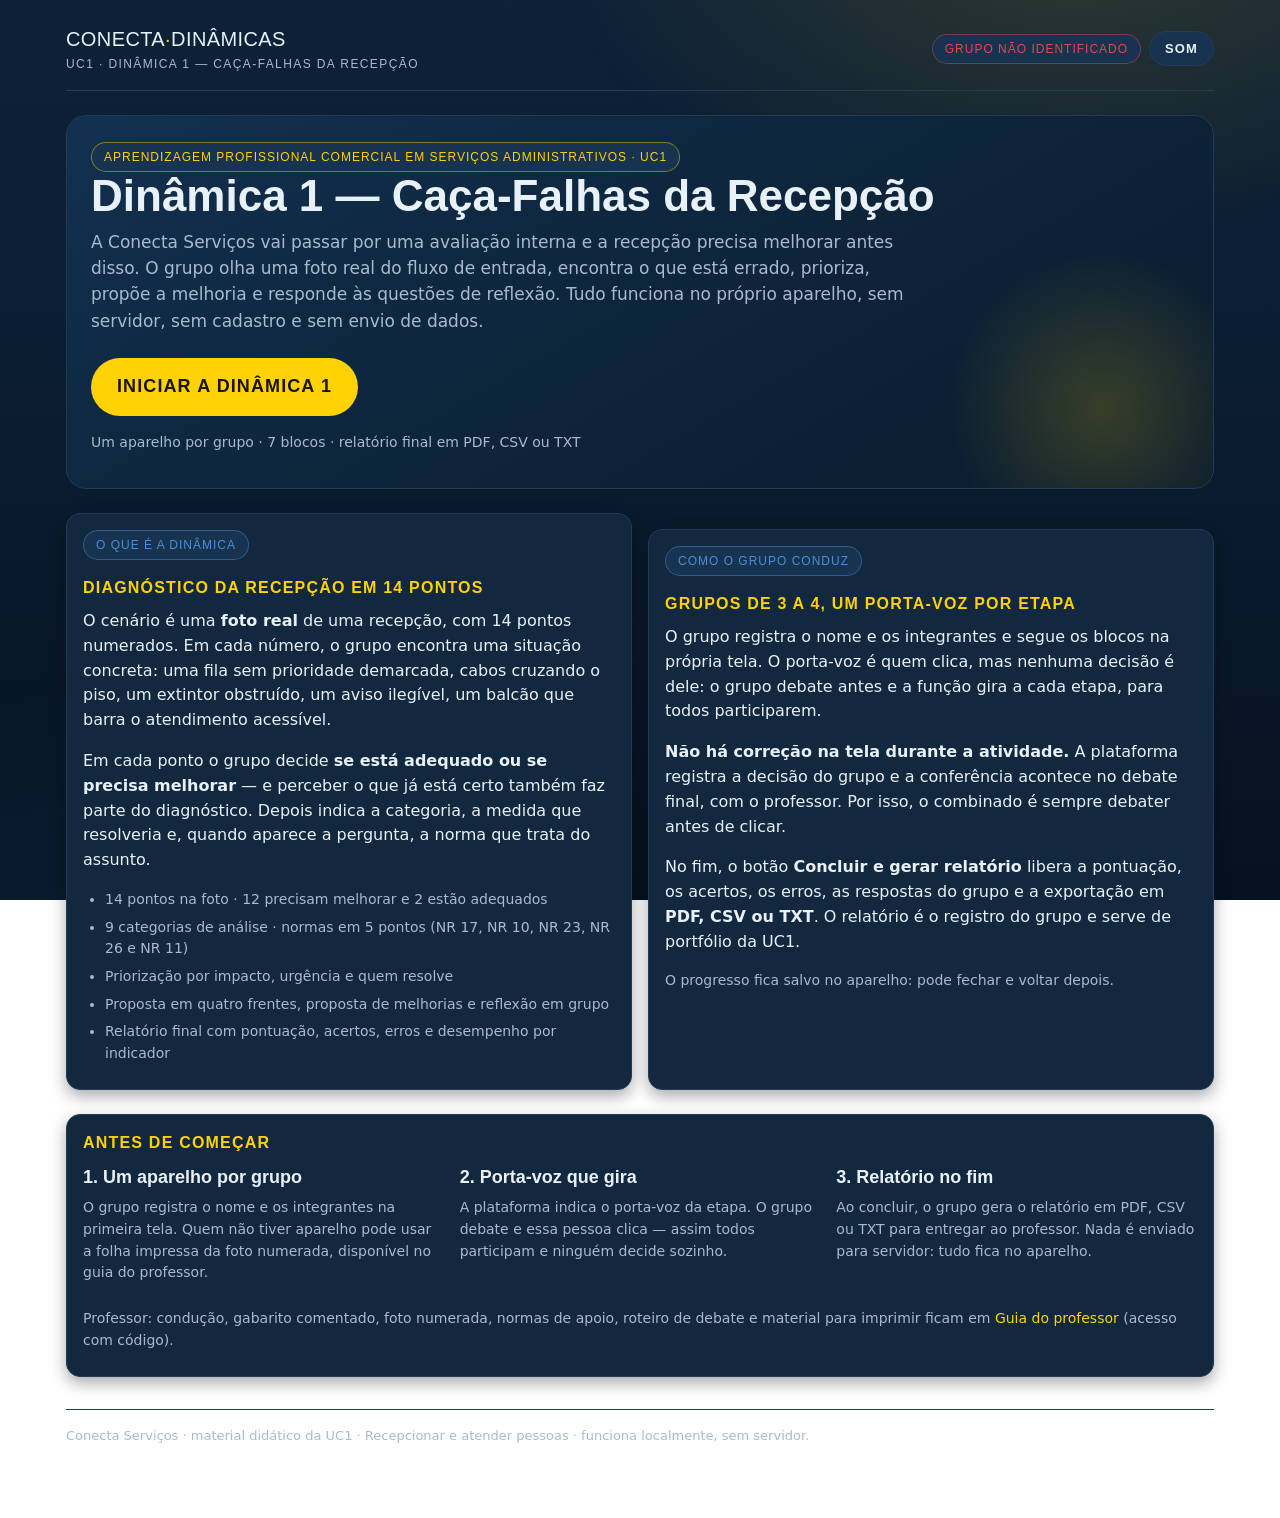
<file: index.html>
<!DOCTYPE html>
<html lang="pt-BR">
<head>
<meta charset="utf-8">
<meta name="viewport" content="width=device-width, initial-scale=1">
<title>Conecta · Dinâmica 1 — Caça-Falhas da Recepção (UC1)</title>
<link rel="stylesheet" href="assets/estilo.css">
</head>
<body>
<a class="pular" href="#conteudo">Ir para o conteúdo</a>
<div class="wrap">
  <div id="topo"></div>

  <main id="conteudo">
    <section class="capa-bloco">
      <span class="etiqueta acao">Aprendizagem Profissional Comercial em Serviços Administrativos · UC1</span>
      <h1>Dinâmica 1 — Caça-Falhas da Recepção</h1>
      <p class="entrada">A Conecta Serviços vai passar por uma avaliação interna e a recepção precisa melhorar antes
      disso. O grupo olha uma foto real do fluxo de entrada, encontra o que está errado, prioriza, propõe a melhoria
      e responde às questões de reflexão. Tudo funciona no próprio aparelho, sem servidor, sem cadastro e sem envio
      de dados.</p>
      <div class="linha mt2">
        <a class="btn grande" href="dinamica-1.html">Iniciar a Dinâmica 1</a>
      </div>
      <p class="apoio mt">Um aparelho por grupo · 7 blocos · relatório final em PDF, CSV ou TXT</p>
    </section>

    <div class="grade g2 mt2">
      <div class="cartao">
        <span class="etiqueta info">O que é a dinâmica</span>
        <h2 class="mt">Diagnóstico da recepção em 14 pontos</h2>
        <p>O cenário é uma <b>foto real</b> de uma recepção, com 14 pontos numerados. Em cada número, o grupo
        encontra uma situação concreta: uma fila sem prioridade demarcada, cabos cruzando o piso, um extintor
        obstruído, um aviso ilegível, um balcão que barra o atendimento acessível.</p>
        <p class="mt">Em cada ponto o grupo decide <b>se está adequado ou se precisa melhorar</b> — e perceber o que
        já está certo também faz parte do diagnóstico. Depois indica a categoria, a medida que resolveria e, quando
        aparece a pergunta, a norma que trata do assunto.</p>
        <ul class="apoio mt">
          <li>14 pontos na foto · 12 precisam melhorar e 2 estão adequados</li>
          <li>9 categorias de análise · normas em 5 pontos (NR 17, NR 10, NR 23, NR 26 e NR 11)</li>
          <li>Priorização por impacto, urgência e quem resolve</li>
          <li>Proposta em quatro frentes, proposta de melhorias e reflexão em grupo</li>
          <li>Relatório final com pontuação, acertos, erros e desempenho por indicador</li>
        </ul>
      </div>

      <div class="cartao">
        <span class="etiqueta info">Como o grupo conduz</span>
        <h2 class="mt">Grupos de 3 a 4, um porta-voz por etapa</h2>
        <p>O grupo registra o nome e os integrantes e segue os blocos na própria tela. O porta-voz é quem clica,
        mas nenhuma decisão é dele: o grupo debate antes e a função gira a cada etapa, para todos participarem.</p>
        <p class="mt"><b>Não há correção na tela durante a atividade.</b> A plataforma registra a decisão do grupo
        e a conferência acontece no debate final, com o professor. Por isso, o combinado é sempre debater antes de
        clicar.</p>
        <p class="mt">No fim, o botão <b>Concluir e gerar relatório</b> libera a pontuação, os acertos, os erros, as
        respostas do grupo e a exportação em <b>PDF, CSV ou TXT</b>. O relatório é o registro do grupo e serve de
        portfólio da UC1.</p>
        <p class="apoio mt">O progresso fica salvo no aparelho: pode fechar e voltar depois.</p>
      </div>
    </div>

    <div class="cartao mt2">
      <h2>Antes de começar</h2>
      <div class="grade g3">
        <div><h3>1. Um aparelho por grupo</h3><p class="apoio">O grupo registra o nome e os integrantes na primeira
        tela. Quem não tiver aparelho pode usar a folha impressa da foto numerada, disponível no guia do
        professor.</p></div>
        <div><h3>2. Porta-voz que gira</h3><p class="apoio">A plataforma indica o porta-voz da etapa. O grupo debate
        e essa pessoa clica — assim todos participam e ninguém decide sozinho.</p></div>
        <div><h3>3. Relatório no fim</h3><p class="apoio">Ao concluir, o grupo gera o relatório em PDF, CSV ou TXT
        para entregar ao professor. Nada é enviado para servidor: tudo fica no aparelho.</p></div>
      </div>
      <p class="apoio mt">Professor: condução, gabarito comentado, foto numerada, normas de apoio, roteiro de debate
      e material para imprimir ficam em <a href="professor.html">Guia do professor</a> (acesso com código).</p>
    </div>
  </main>

  <div class="rodape">Conecta Serviços · material didático da UC1 · Recepcionar e atender pessoas ·
  funciona localmente, sem servidor.</div>
</div>

<script src="assets/base.js"></script>
<script>
  Conecta.cabecalho({ contexto:'UC1 · Dinâmica 1 — caça-falhas da recepção' });
</script>
</body>
</html>
</file>
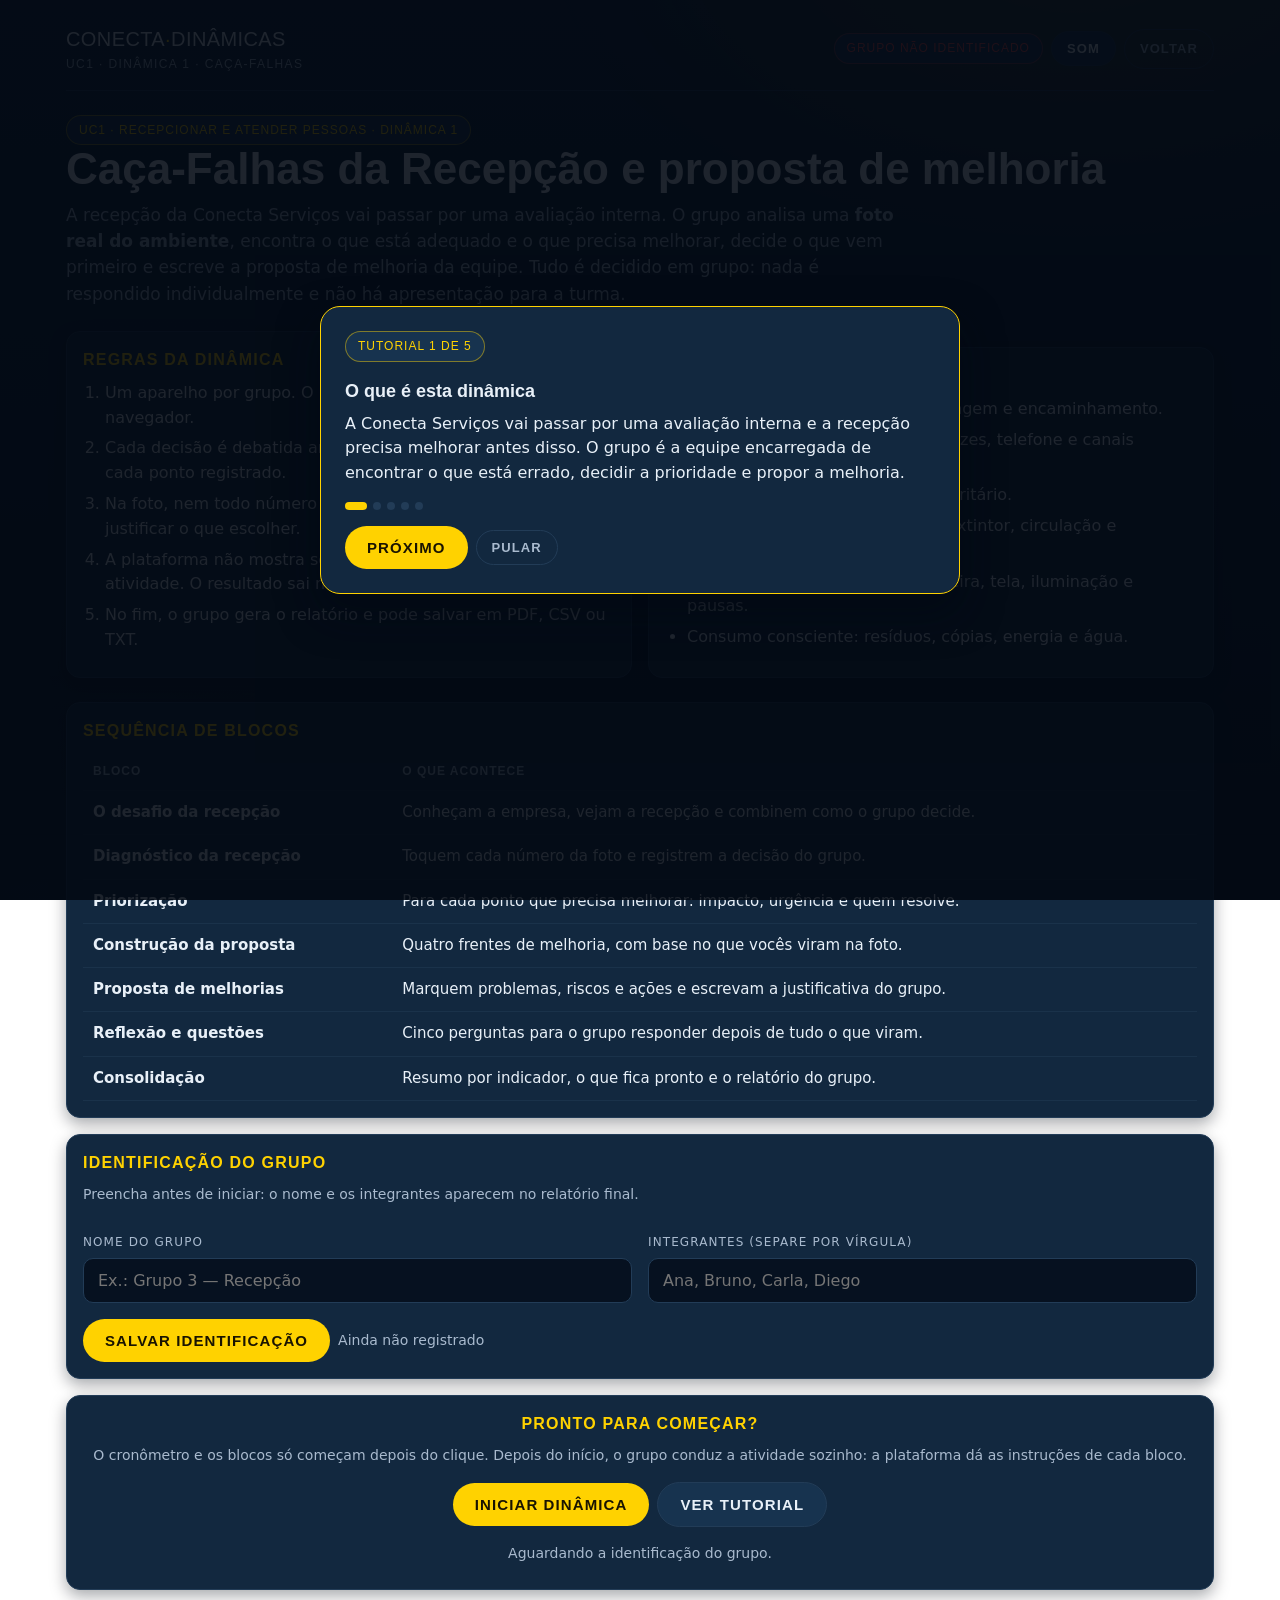
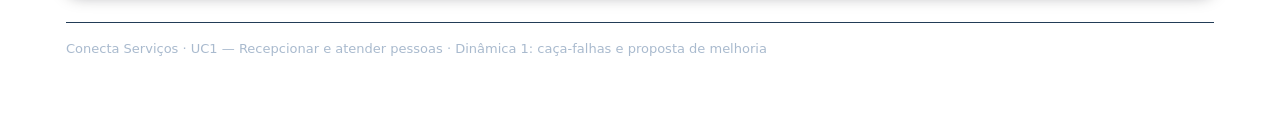
<file: dinamica-1.html>
<!DOCTYPE html>
<html lang="pt-BR">
<head>
<meta charset="utf-8">
<meta name="viewport" content="width=device-width, initial-scale=1">
<title>Dinâmica 1 — Caça-Falhas da Recepção · Conecta Serviços</title>
<link rel="stylesheet" href="assets/estilo.css">
</head>
<body>
<a class="pular" href="#inicio">Ir para o conteúdo</a>
<div class="wrap">
  <div id="topo"></div>

  <section id="inicio"></section>

  <section id="sessao" class="oculto">
    <div id="bloco"></div>
  </section>

  <section id="final" class="oculto">
    <div id="relatorio"></div>
    <div class="linha mt2">
      <a class="btn texto pequeno" href="index.html">Voltar à escolha das dinâmicas</a>
    </div>
  </section>

  <div class="rodape">Conecta Serviços · UC1 — Recepcionar e atender pessoas · Dinâmica 1: caça-falhas e proposta de melhoria</div>
</div>
<div id="areaImpressao"></div>

<script src="assets/base.js"></script>
<script src="assets/conteudo1.js"></script>
<script>
(function () {
  var D = DINAMICA1;

  /* link direto para o professor: ?grupo=Nome&integrantes=A,B&iniciar=1&bloco=3 */
  var qs = new URLSearchParams(location.search);
  if (qs.get('grupo') && !Conecta.grupo()) {
    Conecta.definirGrupo(qs.get('grupo'), (qs.get('integrantes') || '').split(','));
  }

  Conecta.cabecalho({ contexto:'UC1 · Dinâmica 1 · Caça-Falhas', voltar:'index.html' });

  /* ---------------- tutorial ---------------- */
  var TUT = [
    { titulo:'O que é esta dinâmica',
      texto:'A Conecta Serviços vai passar por uma avaliação interna e a recepção precisa melhorar antes disso. ' +
        'O grupo é a equipe encarregada de encontrar o que está errado, decidir a prioridade e propor a melhoria.' },
    { titulo:'Onde vocês trabalham',
      texto:'Na foto real da recepção. Cada número é um ponto da imagem: balcão, fios, extintor, avisos, espera, entrada. ' +
        'Toquem em um número para ver de perto o que aquele ponto mostra.' },
    { titulo:'Como decidir',
      texto:'Em cada ponto o grupo decide se está <b>adequado</b> ou se <b>precisa melhorar</b>. Se precisar, escolham a categoria ' +
        'e a medida necessária. Nada é decidido por uma pessoa só: debatam e só depois registrem.' },
    { titulo:'Quem clica',
      texto:'O porta-voz muda a cada ponto registrado, então todos passam pela função de clicar e registrar. ' +
        'Quem não concorda deve dizer antes do clique, não depois.' },
    { titulo:'Sem gabarito agora',
      texto:'A plataforma não diz se vocês acertaram. O resultado sai no painel final, junto com o que a lei e as normas pedem. ' +
        'Por isso, registrem a decisão de vocês, não a resposta "mais bonita".' }
  ];

  var BLOCOS = [
    { id:'desafio',      cor:'amarelo', etiqueta:'o cenário',  titulo:'O desafio da recepção',
      descricao:'Conheçam a empresa, vejam a recepção e combinem como o grupo decide.',
      render: renderDesafio },
    { id:'diagnostico',  cor:'ciano',   etiqueta:'na foto',    titulo:'Diagnóstico da recepção',
      descricao:'Toquem cada número da foto e registrem a decisão do grupo.',
      render: renderDiagnostico, aoConcluir: exigirDiagnostico },
    { id:'priorizacao',  cor:'laranja', etiqueta:'o que vem primeiro', titulo:'Priorização',
      descricao:'Para cada ponto que precisa melhorar: impacto, urgência e quem resolve.',
      render: renderPriorizacao, aoConcluir: exigirPriorizacao },
    { id:'proposta',     cor:'verde',   etiqueta:'a proposta', titulo:'Construção da proposta',
      descricao:'Quatro frentes de melhoria, com base no que vocês viram na foto.',
      render: renderProposta, aoConcluir: exigirProposta },
    { id:'melhorias',    cor:'rosa',    etiqueta:'escolhas do grupo', titulo:'Proposta de melhorias',
      descricao:'Marquem problemas, riscos e ações e escrevam a justificativa do grupo.',
      render: renderMelhorias, aoConcluir: exigirMelhorias },
    { id:'reflexao',     cor:'roxo',    etiqueta:'debate do grupo', titulo:'Reflexão e questões',
      descricao:'Cinco perguntas para o grupo responder depois de tudo o que viram.',
      render: renderReflexao, aoConcluir: exigirReflexao },
    { id:'consolidacao', cor:'azul',    etiqueta:'fechamento', titulo:'Consolidação',
      descricao:'Resumo por indicador, o que fica pronto e o relatório do grupo.',
      render: renderConsolidacao }
  ];

  /* ---------------- dados do grupo ---------------- */
  function dados(ctx) { return ctx.dados; }
  function registro(ctx, id) { var d = ctx.dados; d.itens = d.itens || {}; return d.itens[id]; }
  function gravarItem(ctx, id, valor) { var d = ctx.dados; d.itens = d.itens || {}; d.itens[id] = valor; ctx.salvar(); }
  function marcadosComoProblema(ctx, apenasIds) {
    var d = ctx.dados.itens || {};
    return D.itens.filter(function (i) { return d[i.id] && d[i.id].decisao === 'melhorar'; })
      .map(function (i) { return apenasIds ? i.id : i; });
  }
  function nomeCategoria(id) {
    var c = D.categorias.filter(function (x) { return x.id === id; })[0];
    return c ? c.nome : id;
  }

  /* ---------------- bloco 1: o desafio ---------------- */
  function renderDesafio(el, ctx) {
    el.innerHTML =
      '<div class="cartao"><div class="espalha"><h2>A empresa</h2><span class="etiqueta acao">Conecta Serviços</span></div>' +
      '<p>A Conecta Serviços é uma empresa pequena de serviços administrativos: recebe documentos, emite declarações, ' +
      'encaminha pedidos para o financeiro e para o departamento pessoal e atende o público no balcão, no telefone e no chat.</p>' +
      '<p>Uma avaliação interna foi marcada. Antes disso, a direção pediu que a própria equipe da recepção olhasse o ambiente ' +
      'com atenção e propusesse melhorias. É esse o trabalho de vocês.</p></div>' +

      '<div class="cartao mt"><h2>A recepção que vocês vão analisar</h2>' +
      '<div class="foto mt"><img src="' + D.cenario.imagem + '" alt="' + Conecta.esc(D.cenario.titulo) + '">' +
      '<div class="legenda"><span><b>' + Conecta.esc(D.cenario.titulo) + '</b> · ' + Conecta.esc(D.cenario.onde) + '</span>' +
      '<span>no próximo bloco os números aparecem nesta imagem</span></div></div></div>' +

      '<div class="cartao mt"><h2>Como o grupo decide</h2>' +
      '<div class="grade g2"><div><ul class="apoio">' +
      '<li><b>Debatam antes de clicar.</b> O registro é do grupo, não de quem está com o mouse.</li>' +
      '<li><b>Porta-voz da vez.</b> A cada ponto registrado, outra pessoa assume o clique.</li>' +
      '<li><b>Nada de resposta pela metade.</b> Em cada ponto com problema, o grupo diz a categoria e a medida necessária.</li>' +
      '</ul></div><div><div class="dica"><h4>Foque no que a foto mostra</h4>' +
      '<p class="apoio">Se vocês não conseguem apontar o que está errado na imagem, provavelmente aquele ponto não tem problema. ' +
      'Nem todo número esconde uma falha.</p></div>' +
      '<div class="dica"><h4>Use o que já sabem</h4>' +
      '<p class="apoio">Segurança, ergonomia, acessibilidade, informação clara e uso consciente dos recursos entram nesta análise.</p></div>' +
      '</div></div></div>';
  }

  /* ---------------- bloco 2: diagnóstico na foto ---------------- */
  function renderDiagnostico(el, ctx) {
    var d = ctx.dados.itens || {};
    var registrados = D.itens.filter(function (i) { return d[i.id]; }).length;
    var problemas = marcadosComoProblema(ctx, true).length;

    el.innerHTML =
      '<div class="cartao"><div class="espalha"><div><h2>Tabuleiro da recepção</h2>' +
      '<p class="apoio">Toquem nos números, um por vez. O grupo decide e o porta-voz registra.</p></div>' +
      '<div class="hud" style="margin:0">' +
      '<div class="caixa"><small>Registrados</small><b>' + registrados + '/' + D.itens.length + '</b></div>' +
      '<div class="caixa"><small>Marcados como problema</small><b>' + problemas + '</b></div>' +
      '</div></div>' +
      '<div class="foto mt" id="tabuleiro">' +
      '<img src="' + D.cenario.imagem + '" alt="' + Conecta.esc(D.cenario.titulo) + '">' +
      D.itens.map(function (i) {
        var r = d[i.id];
        return '<button class="pino ' + (r ? 'feito' : 'pulsa') + '" data-item="' + i.id + '" ' +
          'style="left:' + i.x + '%; top:' + i.y + '%" title="Ponto ' + i.n + '">' + i.n + '</button>';
      }).join('') +
      '<div class="legenda"><span><b>' + D.itens.length + ' pontos numerados</b> na recepção da Conecta Serviços</span>' +
      '<span id="avisoTab">' + (registrados === D.itens.length ? 'Todos os pontos foram registrados.' : 'Faltam ' + (D.itens.length - registrados) + ' pontos.') + '</span></div>' +
      '</div></div>' +

      '<div class="cartao mt"><h2>Caderno de achados do grupo</h2>' +
      (registrados ? '<div class="mt" id="caderno">' + D.itens.filter(function (i) { return d[i.id]; }).map(function (i) {
        var r = d[i.id];
        var texto = r.decisao === 'adequado' ? 'Adequado' :
          'Precisa melhorar · ' + nomeCategoria(r.categoria) + ' · ' + r.medida + (r.norma ? ' · norma: ' + r.norma : '');
        return '<div class="ficha ' + (r.decisao === 'adequado' ? 'ok' : '') + '">' +
          '<div class="espalha"><b>Ponto ' + i.n + ' — ' + Conecta.esc(i.nome) + '</b>' +
          '<button class="btn texto pequeno" data-rever="' + i.id + '">Rever decisão</button></div>' +
          '<p class="apoio">' + Conecta.esc(texto) + '</p></div>';
      }).join('') + '</div>'
      : '<p class="apoio mt">Nada registrado ainda. Comece tocando em um número da foto.</p>') +
      '</div>';

    Array.prototype.forEach.call(el.querySelectorAll('[data-item]'), function (b) {
      b.onclick = function () { fluxoItem(b.getAttribute('data-item'), ctx); };
    });
    Array.prototype.forEach.call(el.querySelectorAll('[data-rever]'), function (b) {
      b.onclick = function () { fluxoItem(b.getAttribute('data-rever'), ctx); };
    });
  }

  /* fluxo de decisão de um ponto da foto */
  function fluxoItem(id, ctx) {
    var item = D.itens.filter(function (x) { return x.id === id; })[0];
    var anterior = registro(ctx, id) || null;
    var esc = {
      decisao: anterior ? anterior.decisao : null,
      categoria: anterior ? anterior.categoria : null,
      medida: anterior ? anterior.medida : null,
      norma: anterior ? anterior.norma : null
    };
    var etapa = anterior ? 9 : 1;
    var passos = 3 + (item.nr ? 1 : 0);

    function render() {
      var html =
        '<span class="etiqueta acao">Ponto ' + item.n + ' de ' + D.itens.length + ' · ' + Conecta.esc(item.nome) + '</span>' +
        '<h3 class="mt">' + Conecta.esc(item.nome) + '</h3>' +
        '<p class="apoio"><b>O que se vê:</b> ' + Conecta.esc(item.onde) + '</p>' +
        '<div class="dica"><h4>Debatam antes de responder</h4>' +
        '<p class="apoio">Porta-voz da vez: <b>' + Conecta.esc(Conecta.portaVoz(item.n)) + '</b>. ' +
        'Quem discordar deve falar agora, não depois do registro.</p></div>';

      if (etapa === 1) {
        html += '<h4 class="mt2">Este ponto está adequado ou precisa melhorar?</h4>' +
          '<button class="opcao" data-ac="adequado"><b>Está adequado</b><br><span class="apoio">Não há problema neste ponto da recepção.</span></button>' +
          '<button class="opcao" data-ac="melhorar"><b>Precisa melhorar</b><br><span class="apoio">Existe problema e o grupo vai explicar qual é.</span></button>';
      } else if (etapa === 2) {
        html += '<h4 class="mt2">Passo 2 de ' + passos + ' · A que assunto pertence o problema?</h4><div class="grade g2">' +
          D.categorias.map(function (c) {
            return '<button class="opcao ' + (esc.categoria === c.id ? 'marcada' : '') + '" data-cat="' + c.id + '">' + Conecta.esc(c.nome) + '</button>';
          }).join('') + '</div>';
      } else if (etapa === 3) {
        html += '<h4 class="mt2">Passo 3 de ' + passos + ' · Qual medida resolve?</h4>' +
          D.medidas.map(function (m) {
            return '<button class="opcao ' + (esc.medida === m ? 'marcada' : '') + '" data-med="' + Conecta.esc(m) + '">' + Conecta.esc(m) + '</button>';
          }).join('');
      } else if (etapa === 4) {
        html += '<h4 class="mt2">Passo 4 de ' + passos + ' · Qual norma trata deste ponto?</h4>' +
          item.nr.opcoes.map(function (o, k) {
            return '<button class="opcao ' + (esc.norma === o.texto ? 'marcada' : '') + '" data-norma="' + k + '">' + Conecta.esc(o.texto) + '</button>';
          }).join('');
      } else {
        html += '<h4 class="mt2">Confirmação do grupo</h4>' +
          '<div class="dica"><h4>Registro</h4><p class="apoio">' + Conecta.esc(resumo()) + '</p></div>' +
          '<div class="linha mt"><button class="btn" data-salvar="1">Registrar no caderno</button>' +
          '<button class="btn texto pequeno" data-voltar="1">Corrigir antes</button></div>';
      }

      html += '<div class="linha mt2"><button class="btn texto pequeno" data-fechar="1">Fechar sem registrar</button>' +
        (etapa > 1 && etapa !== 9 ? '<button class="btn secundario pequeno" data-anterior="1">Passo anterior</button>' : '') + '</div>';

      Conecta.modal(html);

      function ligar(sel, fn) {
        var el2 = document.querySelector(sel);
        if (el2) el2.onclick = fn;
      }
      ligar('[data-fechar]', function () { Conecta.fecharModal(); });
      ligar('[data-anterior]', function () { etapa--; render(); });
      ligar('[data-voltar]', function () { etapa = 1; render(); });
      ligar('[data-salvar]', function () {
        gravarItem(ctx, id, { decisao:esc.decisao, categoria:esc.categoria, medida:esc.medida, norma:esc.norma });
        Conecta.fecharModal(); Conecta.som('registro');
        Conecta.aviso('Ponto ' + item.n + ' registrado — agora o porta-voz muda');
        ctx.irPara(ctx.estado.bloco);
      });
      Array.prototype.forEach.call(document.querySelectorAll('[data-ac]'), function (b) {
        b.onclick = function () {
          esc.decisao = b.getAttribute('data-ac');
          Conecta.som('toque');
          if (esc.decisao === 'adequado') { esc.categoria = null; esc.medida = null; esc.norma = null; etapa = 9; }
          else { etapa = 2; }
          render();
        };
      });
      Array.prototype.forEach.call(document.querySelectorAll('[data-cat]'), function (b) {
        b.onclick = function () { esc.categoria = b.getAttribute('data-cat'); Conecta.som('toque'); etapa = 3; render(); };
      });
      Array.prototype.forEach.call(document.querySelectorAll('[data-med]'), function (b) {
        b.onclick = function () {
          esc.medida = b.getAttribute('data-med'); Conecta.som('toque');
          etapa = item.nr ? 4 : 9; render();
        };
      });
      Array.prototype.forEach.call(document.querySelectorAll('[data-norma]'), function (b) {
        b.onclick = function () {
          esc.norma = item.nr.opcoes[Number(b.getAttribute('data-norma'))].texto;
          Conecta.som('toque'); etapa = 9; render();
        };
      });
    }

    function resumo() {
      if (esc.decisao === 'adequado') return 'Ponto ' + item.n + ' — ' + item.nome + ': está adequado.';
      return 'Ponto ' + item.n + ' — ' + item.nome + ': precisa melhorar · ' + nomeCategoria(esc.categoria) + ' · ' +
        esc.medida + (esc.norma ? ' · norma: ' + esc.norma : '');
    }

    render();
  }

  function exigirDiagnostico(ctx) {
    var faltam = D.itens.filter(function (i) { return !registro(ctx, i.id); });
    if (faltam.length) {
      Conecta.aviso('Faltam ' + faltam.length + ' ponto(s) da foto para registrar');
      return false;
    }
    return true;
  }

  /* ---------------- bloco 3: priorização ---------------- */
  function renderPriorizacao(el, ctx) {
    var lista = marcadosComoProblema(ctx);
    ctx.dados.prioridade = ctx.dados.prioridade || {};

    if (!lista.length) {
      el.innerHTML = '<div class="cartao"><h2>Priorização</h2>' +
        '<p class="apoio">Vocês não marcaram nenhum ponto como problema no bloco anterior. Voltem ao diagnóstico e registrem o que precisa melhorar.</p></div>';
      return;
    }

    el.innerHTML =
      '<div class="cartao"><h2>Antes de escolher, combine os três critérios</h2>' +
      '<div class="grade g3 mt">' +
      '<div class="dica"><h4>Impacto</h4><p class="apoio">' + Conecta.esc(D.explica.impacto) + '</p></div>' +
      '<div class="dica"><h4>Urgência</h4><p class="apoio">' + Conecta.esc(D.explica.urgencia) + '</p></div>' +
      '<div class="dica"><h4>Quem resolve</h4><p class="apoio">' + Conecta.esc(D.explica.responsavel) + '</p></div>' +
      '</div></div>' +

      '<div class="cartao mt"><h2>Priorização dos ' + lista.length + ' pontos marcados</h2>' +
      '<p class="apoio">Cada linha é um ponto que o grupo considerou problema. Escolham as três respostas em cada linha.</p>' +
      '<div class="mt" id="tabelaPrio">' +
      lista.map(function (i) {
        var p = ctx.dados.prioridade[i.id] || {};
        return '<div class="ficha" data-linha="' + i.id + '">' +
          '<div class="espalha"><b>Ponto ' + i.n + ' — ' + Conecta.esc(i.nome) + '</b>' +
          '<span class="etiqueta">' + Conecta.esc(nomeCategoria(registro(ctx, i.id).categoria)) + '</span></div>' +
          '<div class="campo-triplo mt">' +
          '<div><label for="imp_' + i.id + '">Impacto</label><select id="imp_' + i.id + '" data-tipo="impacto" data-id="' + i.id + '">' +
            opcoes(D.impacto, p.impacto) + '</select></div>' +
          '<div><label for="urg_' + i.id + '">Urgência</label><select id="urg_' + i.id + '" data-tipo="urgencia" data-id="' + i.id + '">' +
            opcoes(D.urgencia, p.urgencia) + '</select></div>' +
          '<div><label for="res_' + i.id + '">Quem resolve</label><select id="res_' + i.id + '" data-tipo="responsavel" data-id="' + i.id + '">' +
            opcoes(D.responsavel, p.responsavel) + '</select></div>' +
          '</div></div>';
      }).join('') + '</div>' +
      '<div class="espalha mt"><p class="apoio" id="contadorPrio">' + contarPrioridade(ctx, lista) + '</p>' +
      '<button class="btn secundario pequeno" id="btLimparPrio">Limpar priorização</button></div></div>';

    Array.prototype.forEach.call(el.querySelectorAll('select[data-tipo]'), function (s) {
      s.onchange = function () {
        var id = s.getAttribute('data-id'), tipo = s.getAttribute('data-tipo');
        ctx.dados.prioridade[id] = ctx.dados.prioridade[id] || {};
        ctx.dados.prioridade[id][tipo] = s.value;
        ctx.salvar();
        document.getElementById('contadorPrio').textContent = contarPrioridade(ctx, lista);
      };
    });
    document.getElementById('btLimparPrio').onclick = function () {
      ctx.dados.prioridade = {}; ctx.salvar(); ctx.irPara(ctx.estado.bloco);
    };
  }
  function opcoes(lista, atual) {
    return '<option value="">— escolham —</option>' + lista.map(function (o) {
      return '<option value="' + Conecta.esc(o) + '"' + (atual === o ? ' selected' : '') + '>' + Conecta.esc(o) + '</option>';
    }).join('');
  }
  function contarPrioridade(ctx, lista) {
    var completas = lista.filter(function (i) {
      var p = ctx.dados.prioridade[i.id] || {};
      return p.impacto && p.urgencia && p.responsavel;
    }).length;
    return completas + ' de ' + lista.length + ' linhas completas.';
  }
  function exigirPriorizacao(ctx) {
    var lista = marcadosComoProblema(ctx);
    if (!lista.length) { Conecta.aviso('Voltem ao diagnóstico: nenhum ponto foi marcado como problema'); return false; }
    var faltam = lista.filter(function (i) {
      var p = ctx.dados.prioridade[i.id] || {};
      return !(p.impacto && p.urgencia && p.responsavel);
    });
    if (faltam.length) { Conecta.aviso('Faltam ' + faltam.length + ' linha(s) da priorização'); return false; }
    return true;
  }

  /* ---------------- bloco 4: construção da proposta ---------------- */
  function renderProposta(el, ctx) {
    ctx.dados.proposta = ctx.dados.proposta || {};
    el.innerHTML =
      '<div class="cartao"><h2>Como escrever a proposta</h2>' +
      '<p class="apoio">Cada frente abaixo tem o que precisa ser respondido, um exemplo e os pontos da foto que servem de base. ' +
      'Escrevam com as palavras de vocês, pensando no cliente e em quem trabalha na recepção.</p></div>' +
      D.propostaCampos.map(function (c, k) {
        var v = ctx.dados.proposta[c.id] || '';
        return '<div class="cartao mt" data-cor="' + c.cor + '"><div class="espalha"><h2>' + (k + 1) + '. ' + Conecta.esc(c.titulo) + '</h2>' +
          '<span class="etiqueta acao" data-cor="' + c.cor + '">frente de melhoria</span></div>' +
          '<div class="grade g2 mt">' +
          '<div><h4>O que precisa aparecer na resposta</h4><ul class="apoio">' +
          c.oQueEscrever.map(function (o) { return '<li>' + Conecta.esc(o) + '</li>'; }).join('') + '</ul></div>' +
          '<div><div class="dica"><h4>Exemplo</h4><p class="apoio">' + Conecta.esc(c.exemplo) + '</p></div>' +
          '<div class="dica"><h4>Base na foto</h4><p class="apoio">' + Conecta.esc(c.baseImagem) + '</p></div></div>' +
          '</div>' +
          '<label for="pc_' + c.id + '">Resposta do grupo</label>' +
          '<textarea id="pc_' + c.id + '" data-campo="' + c.id + '" rows="6" placeholder="Comecem pelo que o cliente precisa e depois digam o que a recepção vai fazer.">' + Conecta.esc(v) + '</textarea>' +
          '<p class="apoio mt" id="cnt_' + c.id + '">' + contarTexto(v) + '</p></div>';
      }).join('');

    Array.prototype.forEach.call(el.querySelectorAll('[data-campo]'), function (t) {
      t.oninput = function () {
        ctx.dados.proposta[t.getAttribute('data-campo')] = t.value;
        ctx.salvar();
        var c = document.getElementById('cnt_' + t.getAttribute('data-campo'));
        if (c) c.textContent = contarTexto(t.value);
      };
    });
  }
  function contarTexto(v) {
    var n = (v || '').trim().length;
    return n < 120 ? n + ' caracteres — escrevam um pouco mais (mínimo 120).' : n + ' caracteres — ok.';
  }
  function exigirProposta(ctx) {
    var faltam = D.propostaCampos.filter(function (c) { return ((ctx.dados.proposta || {})[c.id] || '').trim().length < 120; });
    if (faltam.length) { Conecta.aviso('Faltam ' + faltam.length + ' frente(s) da proposta com pelo menos 120 caracteres'); return false; }
    return true;
  }

  /* ---------------- bloco 5: proposta de melhorias ---------------- */
  function renderMelhorias(el, ctx) {
    ctx.dados.melhorias = ctx.dados.melhorias || { problemas:[], riscos:[], acoes:[], justificativa:'' };
    var m = ctx.dados.melhorias;
    var listaProblemas = marcadosComoProblema(ctx);

    el.innerHTML =
      '<div class="cartao"><h2>Passo 1 · Quais problemas o grupo assume como prioritários</h2>' +
      '<p class="apoio">Marquem os pontos que o grupo vai atacar primeiro (o diagnóstico já indicou ' + listaProblemas.length + ').</p>' +
      listaProblemas.map(function (i) {
        var on = m.problemas.indexOf(i.id) >= 0;
        return '<label class="marcador ' + (on ? 'on' : '') + '"><input type="checkbox" data-grupo="problemas" value="' + i.id + '"' + (on ? ' checked' : '') + '>' +
          '<span><b>Ponto ' + i.n + ' — ' + Conecta.esc(i.nome) + '</b>' +
          '<small>' + Conecta.esc(nomeCategoria(registro(ctx, i.id).categoria)) + ' · ' + Conecta.esc(registro(ctx, i.id).medida) + '</small></span></label>';
      }).join('') + '</div>' +

      '<div class="cartao mt"><h2>Passo 2 · Que riscos precisam ser evitados</h2>' +
      '<p class="apoio">Marquem pelo menos dois riscos que a proposta de vocês ajuda a evitar.</p>' +
      D.riscos.map(function (r) {
        var on = m.riscos.indexOf(r.id) >= 0;
        return '<label class="marcador ' + (on ? 'on' : '') + '"><input type="checkbox" data-grupo="riscos" value="' + r.id + '"' + (on ? ' checked' : '') + '>' +
          '<span>' + Conecta.esc(r.texto) + '</span></label>';
      }).join('') + '</div>' +

      '<div class="cartao mt"><h2>Passo 3 · Que ações a recepção vai executar</h2>' +
      '<p class="apoio">Marquem pelo menos três ações. Elas são a parte prática da proposta.</p>' +
      D.acoes.map(function (a) {
        return '<h4 class="mt">' + Conecta.esc(a.area) + '</h4>' + a.itens.map(function (i) {
          var on = m.acoes.indexOf(i.id) >= 0;
          return '<label class="marcador ' + (on ? 'on' : '') + '"><input type="checkbox" data-grupo="acoes" value="' + i.id + '"' + (on ? ' checked' : '') + '>' +
            '<span>' + Conecta.esc(i.texto) + '</span></label>';
        }).join('');
      }).join('') + '</div>' +

      '<div class="cartao mt"><h2>Passo 4 · Justificativa do grupo</h2>' +
      '<p class="apoio">Expliquem por que essas escolhas, o que a lei ou a norma pede e o que muda para o cliente e para a equipe.</p>' +
      '<label for="just"></label><textarea id="just" rows="6" placeholder="Escolhemos estas ações porque... A norma que sustenta é... Para o cliente muda...">' + Conecta.esc(m.justificativa) + '</textarea>' +
      '<div class="espalha mt"><p class="apoio" id="cntJust">' + resumoSelecao(m) + '</p>' +
      '<button class="btn secundario pequeno" id="btVerResumo">Ver resumo das escolhas</button></div></div>';

    Array.prototype.forEach.call(el.querySelectorAll('input[data-grupo]'), function (c) {
      c.onchange = function () {
        var g = c.getAttribute('data-grupo');
        m[g] = m[g] || [];
        var pos = m[g].indexOf(c.value);
        if (c.checked && pos < 0) m[g].push(c.value);
        if (!c.checked && pos >= 0) m[g].splice(pos, 1);
        ctx.salvar();
        c.parentNode.className = 'marcador' + (c.checked ? ' on' : '');
        document.getElementById('cntJust').textContent = resumoSelecao(m);
      };
    });
    document.getElementById('just').oninput = function () {
      m.justificativa = document.getElementById('just').value; ctx.salvar();
      document.getElementById('cntJust').textContent = resumoSelecao(m);
    };
    document.getElementById('btVerResumo').onclick = function () { resumoEscolhas(m); };
  }
  function resumoSelecao(m) {
    return m.problemas.length + ' problema(s) · ' + m.riscos.length + ' risco(s) · ' + m.acoes.length + ' ação(ões) · ' +
      (m.justificativa || '').trim().length + ' caracteres de justificativa';
  }
  function resumoEscolhas(m) {
    var nomes = function (ids, banco, campoTxt) {
      return banco.filter(function (x) { return ids.indexOf(x.id) >= 0; }).map(function (x) { return '· ' + x[campoTxt]; }).join('<br>');
    };
    var probs = D.itens.filter(function (i) { return m.problemas.indexOf(i.id) >= 0; })
      .map(function (i) { return '· Ponto ' + i.n + ' — ' + i.nome; }).join('<br>');
    var acoes = D.acoes.map(function (a) {
      var sel = a.itens.filter(function (i) { return m.acoes.indexOf(i.id) >= 0; });
      return sel.length ? '<b>' + a.area + '</b><br>' + sel.map(function (i) { return '· ' + i.texto; }).join('<br>') : '';
    }).filter(Boolean).join('<br>');
    Conecta.modal('<h3>Resumo das escolhas do grupo</h3>' +
      '<h4 class="mt">Problemas prioritários</h4><p class="apoio">' + (probs || 'nenhum') + '</p>' +
      '<h4 class="mt">Riscos</h4><p class="apoio">' + (nomes(m.riscos, D.riscos, 'texto') || 'nenhum') + '</p>' +
      '<h4 class="mt">Ações</h4><p class="apoio">' + (acoes || 'nenhuma') + '</p>' +
      '<h4 class="mt">Justificativa</h4><p class="apoio">' + (Conecta.esc(m.justificativa) || '—') + '</p>' +
      '<div class="linha mt"><button class="btn" id="btFecharResumo">Entendi</button></div>');
    document.getElementById('btFecharResumo').onclick = function () { Conecta.fecharModal(); };
  }
  function exigirMelhorias(ctx) {
    var m = ctx.dados.melhorias || { problemas:[], riscos:[], acoes:[], justificativa:'' };
    if (!m.problemas.length) { Conecta.aviso('Marquem pelo menos um problema prioritário'); return false; }
    if (m.riscos.length < 2) { Conecta.aviso('Marquem pelo menos dois riscos'); return false; }
    if (m.acoes.length < 3) { Conecta.aviso('Marquem pelo menos três ações'); return false; }
    if ((m.justificativa || '').trim().length < 120) { Conecta.aviso('A justificativa precisa de pelo menos 120 caracteres'); return false; }
    return true;
  }

  /* ---------------- bloco 6: reflexão e questões ---------------- */
  function renderReflexao(el, ctx) {
    ctx.dados.reflexoes = ctx.dados.reflexoes || {};
    el.innerHTML =
      '<div class="cartao"><h2>Debate final do grupo</h2>' +
      '<p class="apoio">Sem apresentação para a turma: as respostas ficam no relatório do grupo e servem para a conversa com o professor. ' +
      'Respondam com o que viram na foto e com o que já sabem sobre atendimento e segurança.</p></div>' +
      D.reflexoes.map(function (r, k) {
        var v = ctx.dados.reflexoes[r.id] || '';
        return '<div class="cartao mt"><h2>Questão ' + (k + 1) + '</h2>' +
          '<p>' + Conecta.esc(r.pergunta) + '</p>' +
          '<div class="dica"><h4>Como responder</h4><p class="apoio">' + Conecta.esc(r.apoio) + '</p></div>' +
          '<label for="rf_' + r.id + '">Resposta do grupo</label>' +
          '<textarea id="rf_' + r.id + '" data-reflexao="' + r.id + '" rows="4">' + Conecta.esc(v) + '</textarea>' +
          '<p class="apoio mt" id="cntr_' + r.id + '">' + contarReflexao(v) + '</p></div>';
      }).join('');

    Array.prototype.forEach.call(el.querySelectorAll('[data-reflexao]'), function (t) {
      t.oninput = function () {
        var id = t.getAttribute('data-reflexao');
        ctx.dados.reflexoes[id] = t.value; ctx.salvar();
        document.getElementById('cntr_' + id).textContent = contarReflexao(t.value);
      };
    });
  }
  function contarReflexao(v) {
    var n = (v || '').trim().length;
    return n < 80 ? n + ' caracteres — resposta curta (mínimo 80).' : n + ' caracteres — ok.';
  }
  function exigirReflexao(ctx) {
    var faltam = D.reflexoes.filter(function (r) { return ((ctx.dados.reflexoes || {})[r.id] || '').trim().length < 80; });
    if (faltam.length) { Conecta.aviso('Faltam ' + faltam.length + ' questão(ões) com pelo menos 80 caracteres'); return false; }
    return true;
  }

  /* ---------------- bloco 7: consolidação ---------------- */
  function renderConsolidacao(el, ctx) {
    var problemas = marcadosComoProblema(ctx);
    var porIndicador = D.indicadores.map(function (ind) {
      var marcados = problemas.filter(function (i) { return ind.categorias.indexOf(i.categoria) >= 0; });
      var corretos = D.itens.filter(function (i) { return !i.adequado && ind.categorias.indexOf(i.categoria) >= 0; }).length;
      return { nome:ind.nome, ok:marcados.length, total:corretos };
    });
    var conferidos = [
      { nome:'Diagnóstico da foto', feito: D.itens.every(function (i) { return registro(ctx, i.id); }) },
      { nome:'Priorização', feito: problemas.length > 0 && problemas.every(function (i) { var p = (ctx.dados.prioridade || {})[i.id] || {}; return p.impacto && p.urgencia && p.responsavel; }) },
      { nome:'Proposta em quatro frentes', feito: D.propostaCampos.every(function (c) { return ((ctx.dados.proposta || {})[c.id] || '').trim().length >= 120; }) },
      { nome:'Proposta de melhorias escolhida', feito: exigirMelhoriasSilencioso(ctx) },
      { nome:'Reflexão respondida', feito: D.reflexoes.every(function (r) { return ((ctx.dados.reflexoes || {})[r.id] || '').trim().length >= 80; }) }
    ];
    el.innerHTML =
      '<div class="cartao"><h2>Achados do grupo por indicador</h2>' +
      '<div class="grade g2 mt">' + porIndicador.map(function (m) {
        var pct = m.total ? Math.round(100 * m.ok / m.total) : 0;
        return '<div><div class="espalha"><b>' + Conecta.esc(m.nome) + '</b><span class="apoio">' + m.ok + ' de ' + m.total + ' pontos</span></div>' +
          '<div class="medidor ' + (pct >= 80 ? 'ok' : '') + '"><i style="width:' + pct + '%"></i></div></div>';
      }).join('') + '</div>' +
      '<p class="apoio mt">A barra mostra quantos pontos daquele indicador o grupo encontrou na foto. ' +
      'O professor vai mostrar, no debate, o que a lei e as normas pedem em cada um.</p></div>' +

      '<div class="cartao mt"><h2>O que o grupo entrega hoje</h2>' +
      '<ul class="mt">' + conferidos.map(function (c) {
        return '<li>' + (c.feito ? '<span class="marca-ok">pronto</span>' : '<span class="marca-erro">pendente</span>') + ' — ' + c.nome + '</li>';
      }).join('') + '</ul></div>' +

      '<div class="cartao mt"><h2>Antes de gerar o relatório</h2>' +
      '<p class="apoio">O botão de concluir gera o painel final com pontuação, acertos, erros, os itens da foto, ' +
      'a proposta e as respostas do grupo. Dá para salvar em PDF, CSV ou TXT e imprimir a ficha.</p></div>';
  }
  function exigirMelhoriasSilencioso(ctx) {
    var m = ctx.dados.melhorias || {};
    return !!(m.problemas && m.problemas.length && m.riscos && m.riscos.length >= 2 &&
      m.acoes && m.acoes.length >= 3 && (m.justificativa || '').trim().length >= 120);
  }

  /* ---------------- pontuação e relatório ---------------- */
  function avaliarItem(ctx, item) {
    var r = registro(ctx, item.id);
    var pontos = 0, certo = null, resposta = 'sem registro';
    if (!r) return { item:item, pontos:0, certo:null, resposta:resposta };
    if (item.adequado) {
      certo = r.decisao === 'adequado';
      pontos = certo ? 100 : 0;
      resposta = r.decisao === 'adequado' ? 'está adequado' : 'marcou como problema';
    } else {
      var acertouDecisao = r.decisao === 'melhorar';
      certo = acertouDecisao && r.categoria === item.categoria && r.medida === item.medida && (!item.nr || r.norma === textoCorreto(item));
      pontos = acertouDecisao ? 100 : 0;
      if (acertouDecisao) {
        if (r.categoria === item.categoria) pontos += 70;
        if (r.medida === item.medida) pontos += 70;
        if (item.nr) { if (r.norma === textoCorreto(item)) pontos += 90; }
      }
      resposta = 'precisa melhorar · ' + nomeCategoria(r.categoria) + ' · ' + r.medida + (r.norma ? ' · norma: ' + r.norma : '');
    }
    return { item:item, pontos:pontos, certo:certo, resposta:resposta };
  }
  function textoCorreto(item) {
    return (item.nr.opcoes.filter(function (o) { return o.correta; })[0] || {}).texto;
  }

  function montarRelatorio(ctx) {
    var avaliacoes = D.itens.map(function (i) { return avaliarItem(ctx, i); });
    var pontos = avaliacoes.reduce(function (s, a) { return s + a.pontos; }, 0);
    var m = ctx.dados.melhorias || {};
    var completouPrio = exigirPriorizacaoSilencioso(ctx);
    var completouProposta = D.propostaCampos.every(function (c) { return ((ctx.dados.proposta || {})[c.id] || '').trim().length >= 120; });
    var completouReflexao = D.reflexoes.every(function (r) { return ((ctx.dados.reflexoes || {})[r.id] || '').trim().length >= 80; });
    if (completouPrio) pontos += 200;
    if (completouProposta) pontos += 250;
    if (exigirMelhoriasSilencioso(ctx)) pontos += 250;
    if (completouReflexao) pontos += 300;

    var selos = [];
    if (ctx.dados.itens && D.itens.every(function (i) { return registro(ctx, i.id); })) selos.push('Foto inteira conferida');
    if (completouPrio) selos.push('Prioridade definida');
    if (completouProposta) selos.push('Proposta em quatro frentes');
    if (exigirMelhoriasSilencioso(ctx)) selos.push('Ações escolhidas pelo grupo');
    if (completouReflexao) selos.push('Debate final registrado');

    var avaliacoesValidas = avaliacoes.filter(function (a) { return a.certo !== null; });
    var dados = {
      titulo: D.titulo,
      pontos: pontos,
      duracao: ctx.estado.iniciadoEm ? Math.round((Date.now() - new Date(ctx.estado.iniciadoEm).getTime()) / 1000) : 0,
      itens: avaliacoesValidas.map(function (a) {
        return { nome:'Ponto ' + a.item.n + ' — ' + a.item.nome, resposta:a.resposta, certo:a.certo, pontos:a.pontos };
      }),
      indicadores: (function () {
        var probs = marcadosComoProblema(ctx);
        return D.indicadores.map(function (ind) {
          var marcados = probs.filter(function (i) { return ind.categorias.indexOf(i.categoria) >= 0; });
          var corretos = D.itens.filter(function (i) { return !i.adequado && ind.categorias.indexOf(i.categoria) >= 0; });
          var ok = marcados.filter(function (i) { return corretos.indexOf(i) >= 0; }).length;
          return { nome:ind.nome, ok:ok, total:corretos.length };
        });
      })(),
      selos: selos,
      observacoes: ctx.dados.observacoes || '',
      extras: extras(ctx)
    };
    document.getElementById('sessao').classList.add('oculto');
    document.getElementById('final').classList.remove('oculto');
    Conecta.relatorio('#relatorio', dados);
    Conecta.confete(60); Conecta.som('fim');
    window.scrollTo({ top:0, behavior:'smooth' });
  }
  function exigirPriorizacaoSilencioso(ctx) {
    var lista = marcadosComoProblema(ctx);
    if (!lista.length) return false;
    return lista.every(function (i) {
      var p = (ctx.dados.prioridade || {})[i.id] || {};
      return p.impacto && p.urgencia && p.responsavel;
    });
  }
  function extras(ctx) {
    var out = [];
    var probs = marcadosComoProblema(ctx);
    if (probs.length) {
      out.push({ titulo:'Priorização do grupo', texto: probs.map(function (i) {
        var p = (ctx.dados.prioridade || {})[i.id] || {};
        return 'Ponto ' + i.n + ' — ' + i.nome + ': impacto ' + (p.impacto || '—') + ', urgência ' + (p.urgencia || '—') +
          ', ' + (p.responsavel || '—');
      }).join('\n') });
    }
    var pr = ctx.dados.proposta || {};
    D.propostaCampos.forEach(function (c) {
      out.push({ titulo:c.titulo, texto: pr[c.id] || '—' });
    });
    var m = ctx.dados.melhorias || { problemas:[], riscos:[], acoes:[], justificativa:'' };
    var riscos = D.riscos.filter(function (r) { return (m.riscos || []).indexOf(r.id) >= 0; }).map(function (r) { return '- ' + r.texto; });
    var acoes = [];
    D.acoes.forEach(function (a) {
      a.itens.forEach(function (i) { if ((m.acoes || []).indexOf(i.id) >= 0) acoes.push('- [' + a.area + '] ' + i.texto); });
    });
    out.push({ titulo:'Problemas prioritários escolhidos', texto: probs.map(function (i) { return '- Ponto ' + i.n + ': ' + i.nome; }).join('\n') || '—' });
    out.push({ titulo:'Riscos que a proposta evita', texto: riscos.join('\n') || '—' });
    out.push({ titulo:'Ações escolhidas pelo grupo', texto: acoes.join('\n') || '—' });
    out.push({ titulo:'Justificativa do grupo', texto: m.justificativa || '—' });
    var rf = ctx.dados.reflexoes || {};
    out.push({ titulo:'Reflexão final — respostas do grupo', texto: D.reflexoes.map(function (r) {
      return r.pergunta + '\n' + (rf[r.id] || '—');
    }).join('\n\n') });
    return out;
  }

  /* ---------------- sessão ---------------- */
  function iniciarSessao() {
    document.getElementById('inicio').classList.add('oculto');
    document.getElementById('sessao').classList.remove('oculto');
    Conecta.sessao({
      alvo:'#bloco',
      chave:'dinamica1',
      blocoInicial: parseInt(qs.get('bloco') || '1', 10),
      blocos: BLOCOS,
      dadosIniciais: { itens:{}, prioridade:{}, proposta:{}, melhorias:null, reflexoes:{} },
      aoFinalizar: montarRelatorio
    });
  }

  /* ---------------- página inicial ---------------- */
  Conecta.paginaInicial({
    alvo:'#inicio',
    etiqueta:'UC1 · Recepcionar e atender pessoas · Dinâmica 1',
    titulo:'Caça-Falhas da Recepção e proposta de melhoria',
    sobre:'A recepção da Conecta Serviços vai passar por uma avaliação interna. O grupo analisa uma <b>foto real do ambiente</b>, ' +
      'encontra o que está adequado e o que precisa melhorar, decide o que vem primeiro e escreve a proposta de melhoria da equipe. ' +
      'Tudo é decidido em grupo: nada é respondido individualmente e não há apresentação para a turma.',
    regras:[
      'Um aparelho por grupo. O progresso fica salvo neste navegador.',
      'Cada decisão é debatida antes do clique; o porta-voz muda a cada ponto registrado.',
      'Na foto, nem todo número tem problema: o grupo precisa justificar o que escolher.',
      'A plataforma não mostra se a resposta está certa durante a atividade. O resultado sai no painel final.',
      'No fim, o grupo gera o relatório e pode salvar em PDF, CSV ou TXT.'
    ],
    conteudo:[
      'Organização da recepção, fila, triagem e encaminhamento.',
      'Comunicação com o cliente: cartazes, telefone e canais digitais.',
      'Acessibilidade e atendimento prioritário.',
      'Segurança do ambiente: fiação, extintor, circulação e armazenagem.',
      'Ergonomia de quem atende: cadeira, tela, iluminação e pausas.',
      'Consumo consciente: resíduos, cópias, energia e água.'
    ],
    blocos: BLOCOS,
    chaveTutorial:'dinamica1',
    passosTutorial: TUT,
    avisoInicio:'Depois do início, o grupo conduz a atividade sozinho: a plataforma dá as instruções de cada bloco.',
    aoIniciar: iniciarSessao
  });

  if (qs.get('iniciar') === '1' && Conecta.grupo()) iniciarSessao();

})();
</script>
</body>
</html>
</file>
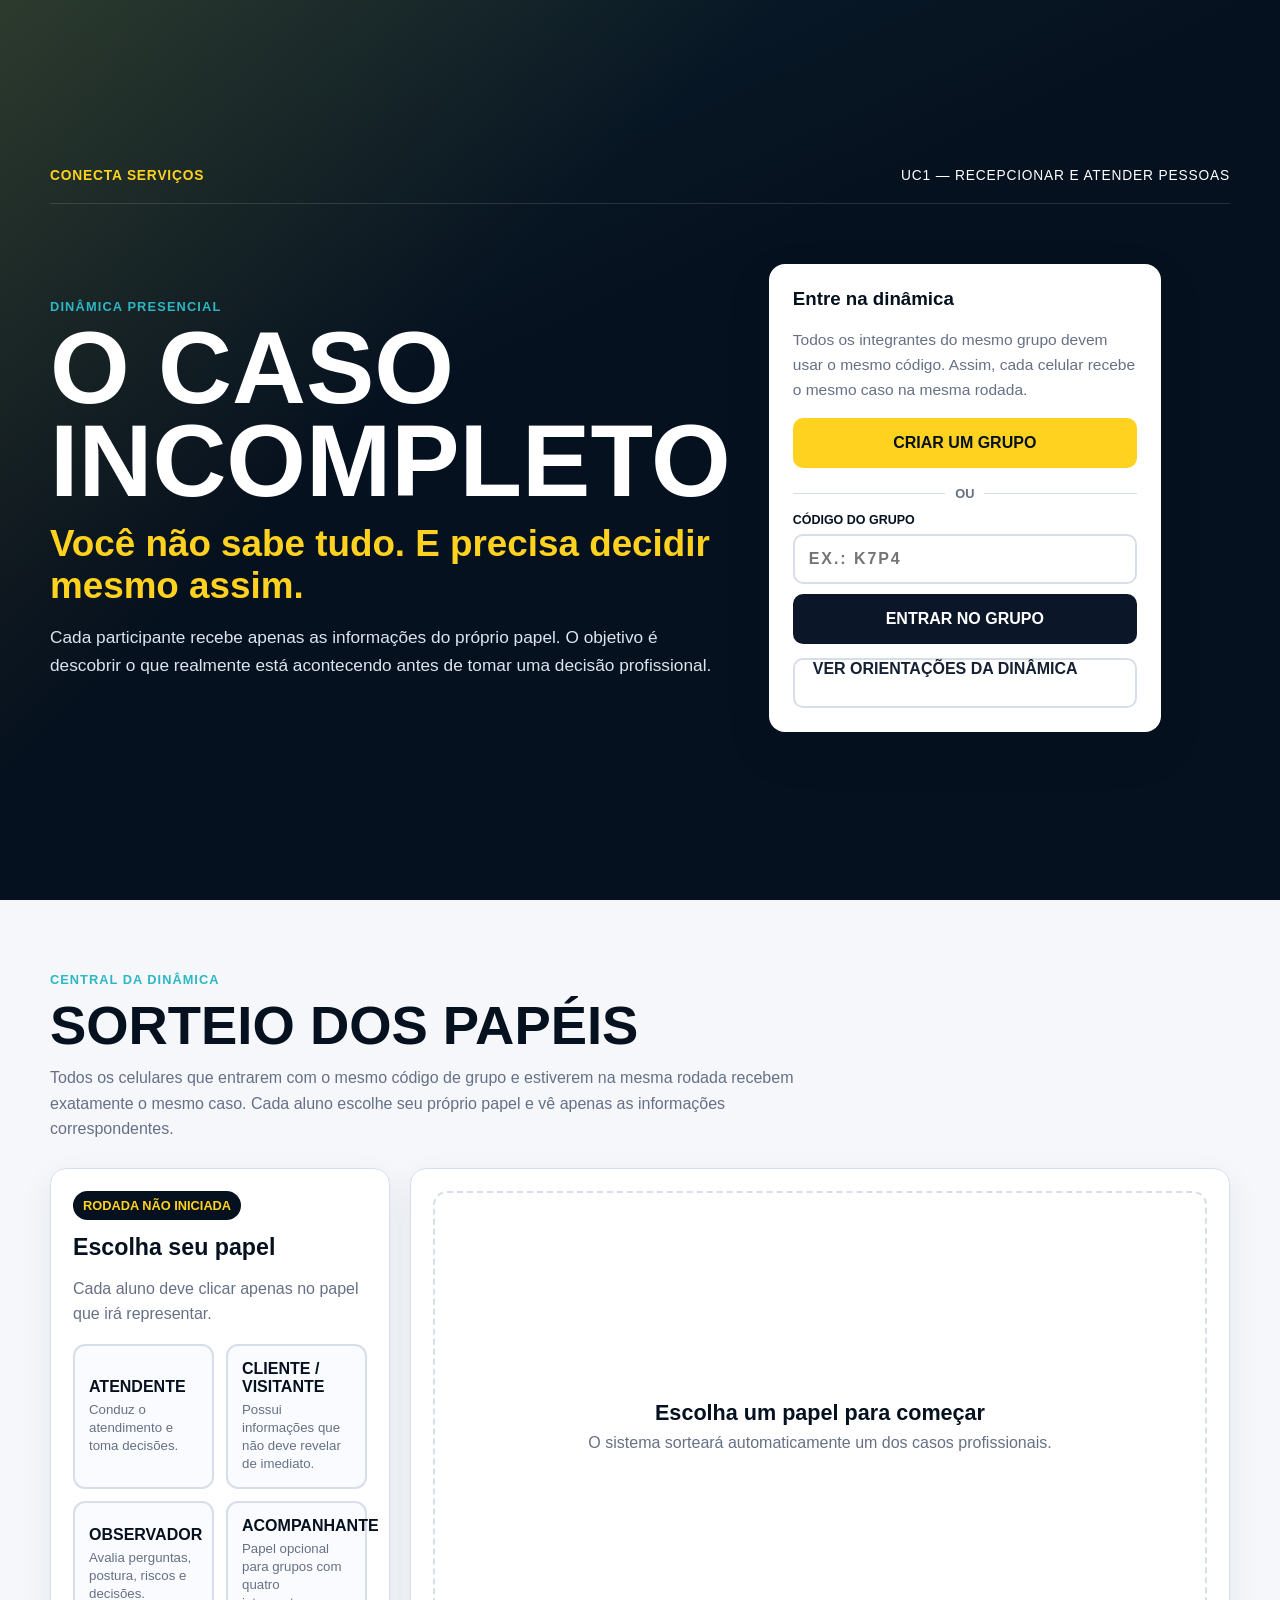
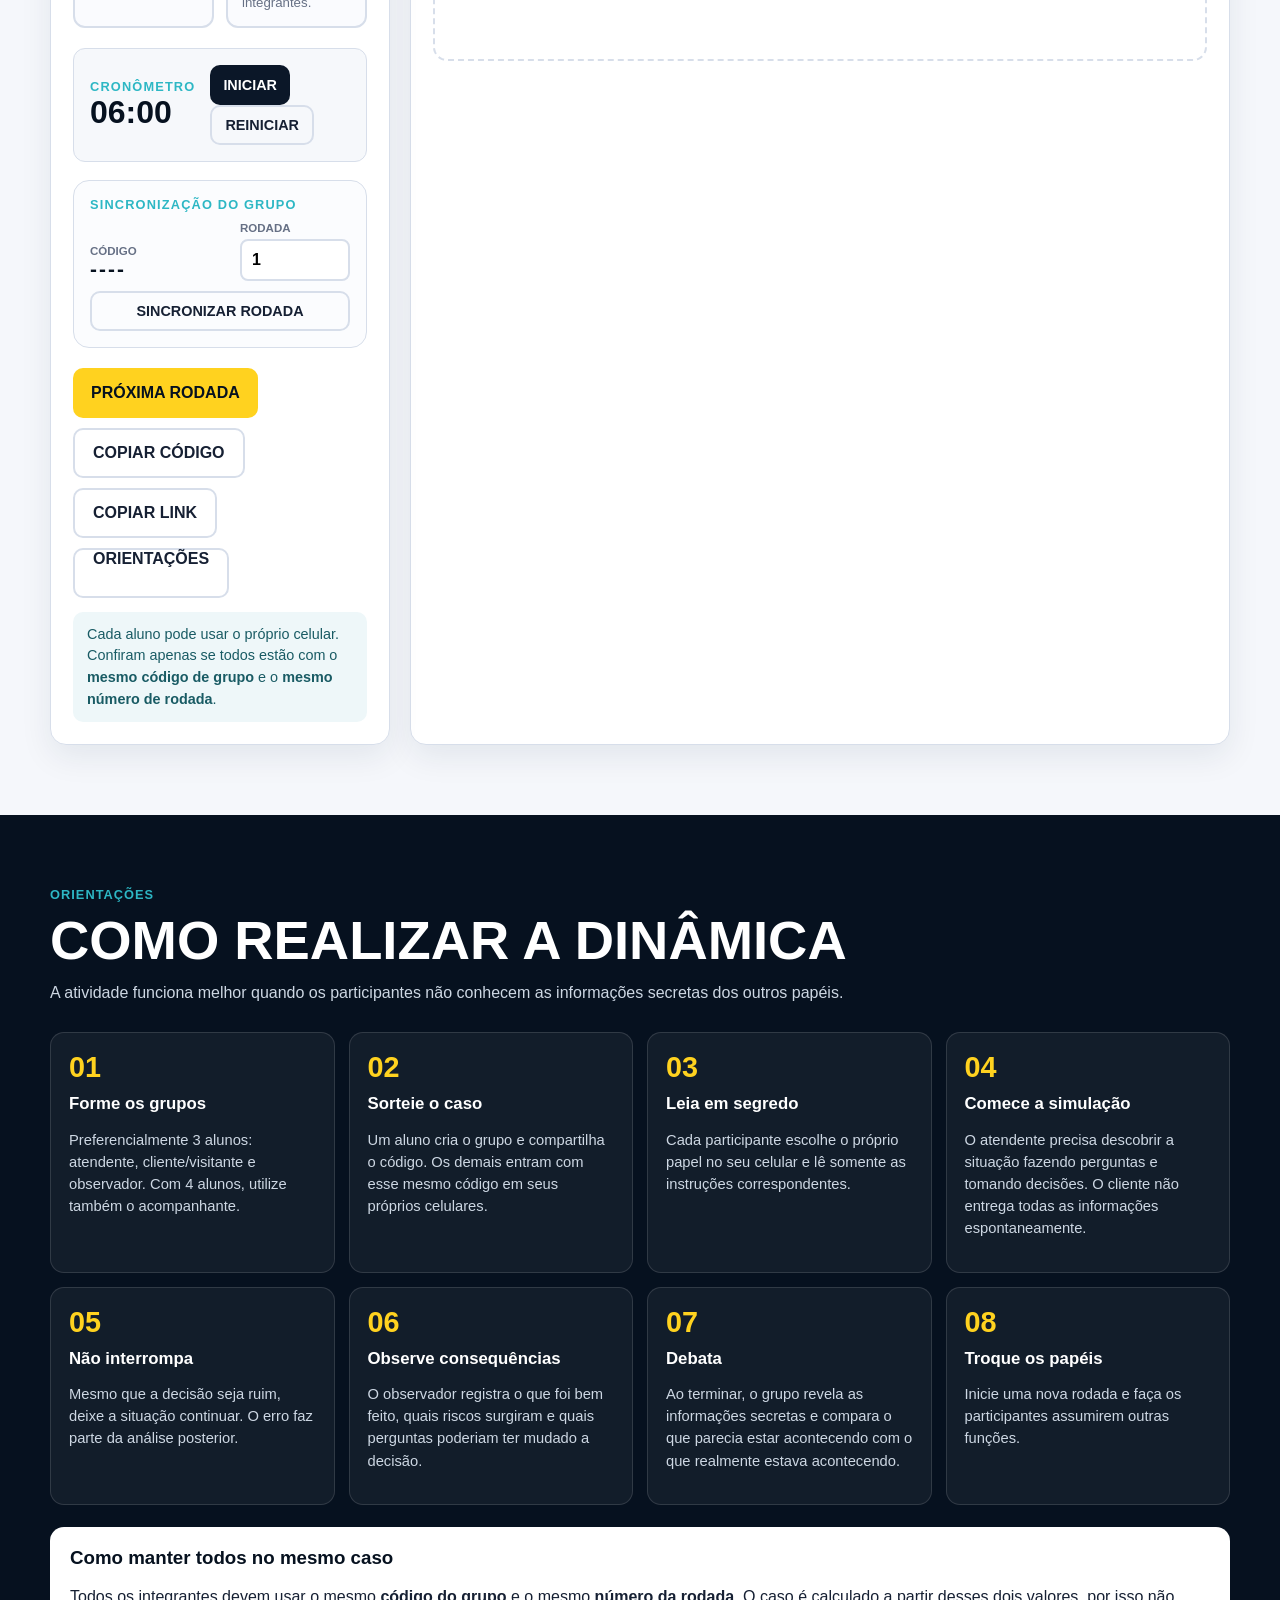
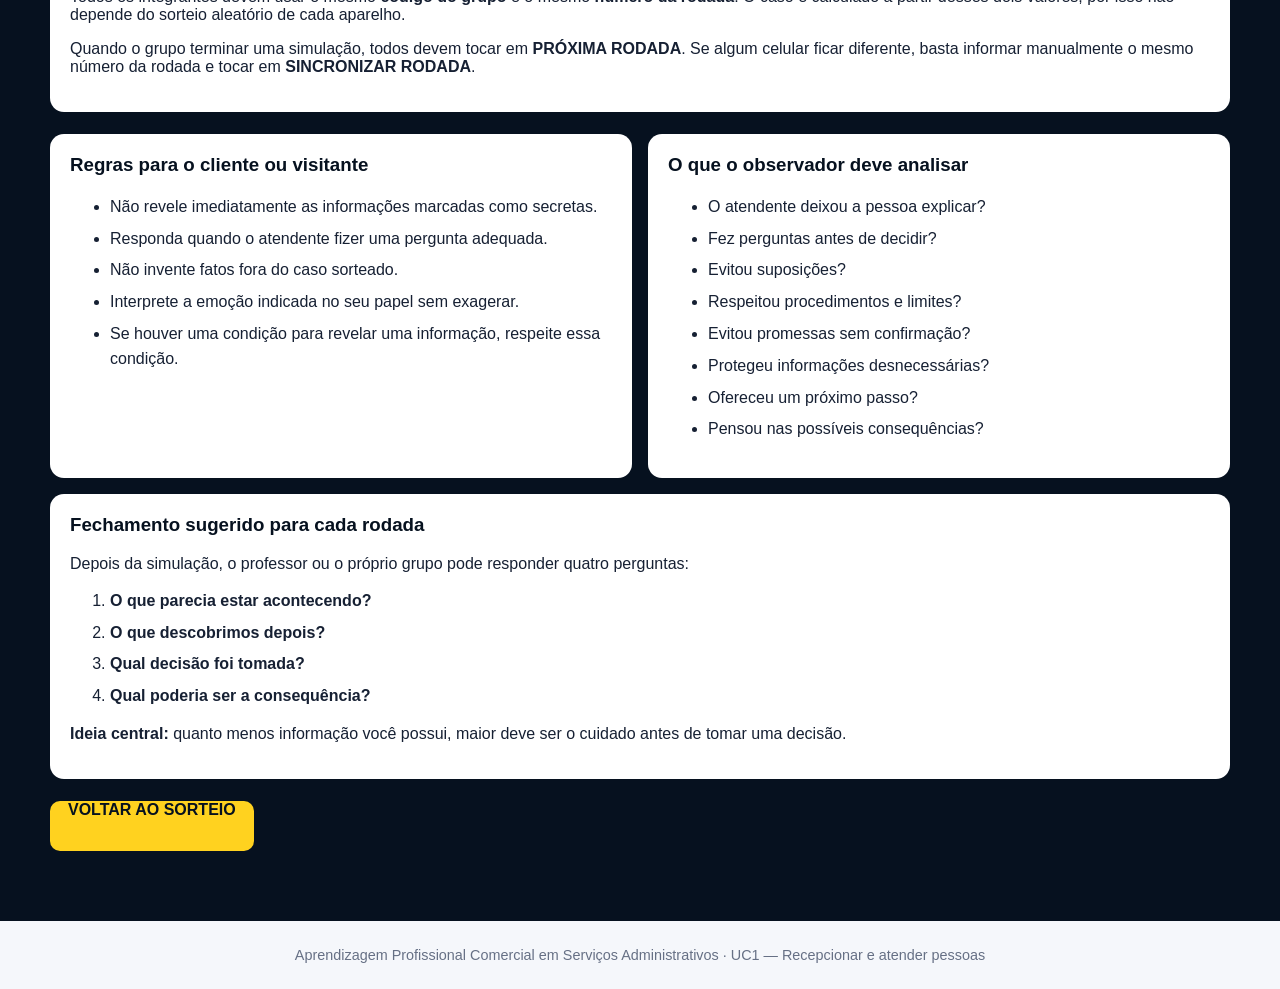
<file: dinamica1_uc1.html>
<!DOCTYPE html>
<html lang="pt-BR">
<head>
<meta charset="UTF-8">
<meta name="viewport" content="width=device-width, initial-scale=1.0">
<title>Dinâmica — O Caso Incompleto | UC1</title>
<style>
:root{
  --navy:#06111f;
  --navy2:#0b1728;
  --navy3:#10243d;
  --yellow:#ffd21f;
  --white:#ffffff;
  --bg:#f5f7fb;
  --text:#162033;
  --muted:#667085;
  --line:#d7deea;
  --green:#168a4f;
  --greenSoft:#e8f7ef;
  --red:#bd2f2f;
  --redSoft:#fdeaea;
  --cyan:#2db7c4;
  --shadow:0 18px 45px rgba(6,17,31,.12);
}
*{box-sizing:border-box}
html{scroll-behavior:smooth}
body{
  margin:0;
  font-family:Arial,Helvetica,sans-serif;
  color:var(--text);
  background:var(--bg);
}
button{font:inherit}
a{text-decoration:none;color:inherit}
.hero{
  min-height:100vh;
  color:var(--white);
  background:
    linear-gradient(135deg,rgba(255,210,31,.14),transparent 36%),
    linear-gradient(155deg,rgba(45,183,196,.10),transparent 40%),
    var(--navy);
  display:flex;
  align-items:center;
  padding:32px 20px;
}
.hero-inner{
  width:min(1180px,100%);
  margin:auto;
}
.topline{
  display:flex;
  justify-content:space-between;
  gap:16px;
  align-items:center;
  padding-bottom:20px;
  border-bottom:1px solid rgba(255,255,255,.13);
  font-size:.86rem;
  text-transform:uppercase;
  letter-spacing:.06em;
}
.topline strong{color:var(--yellow)}
.hero-grid{
  display:grid;
  grid-template-columns:1.15fr .85fr;
  gap:38px;
  align-items:center;
  padding-top:60px;
}
.eyebrow{
  color:var(--cyan);
  font-weight:800;
  letter-spacing:.09em;
  text-transform:uppercase;
  font-size:.8rem;
}
h1{
  margin:8px 0 16px;
  font-size:clamp(3rem,8vw,6.7rem);
  line-height:.9;
  text-transform:uppercase;
  max-width:780px;
}
.hero h2{
  margin:0 0 16px;
  color:var(--yellow);
  font-size:clamp(1.4rem,3vw,2.3rem);
}
.hero p{
  color:#dbe4ef;
  font-size:1.08rem;
  line-height:1.6;
  max-width:760px;
}
.hero-card{
  background:var(--white);
  color:var(--text);
  border-radius:16px;
  padding:24px;
  box-shadow:var(--shadow);
}
.hero-card h3{margin-top:0;color:var(--navy)}
.hero-card p{color:var(--muted);font-size:.97rem}
.hero-actions{
  display:grid;
  gap:12px;
  margin-top:22px;
}
.btn{
  min-height:50px;
  border:0;
  border-radius:10px;
  padding:0 18px;
  font-weight:800;
  cursor:pointer;
  transition:.16s ease;
}
.btn:hover{transform:translateY(-1px)}
.btn-primary{background:var(--yellow);color:var(--navy)}
.btn-dark{background:var(--navy2);color:var(--white)}
.btn-outline{background:transparent;border:2px solid var(--line);color:var(--text)}
.btn-danger{background:var(--red);color:var(--white)}
.btn-small{min-height:40px;padding:0 13px;font-size:.9rem}
.section{
  width:min(1180px,calc(100% - 30px));
  margin:auto;
  padding:70px 0;
}
.section-title{
  margin-bottom:26px;
}
.section-title span{
  color:var(--cyan);
  font-size:.8rem;
  text-transform:uppercase;
  letter-spacing:.08em;
  font-weight:800;
}
.section-title h2{
  margin:6px 0 8px;
  color:var(--navy);
  font-size:clamp(2rem,5vw,3.4rem);
  text-transform:uppercase;
}
.section-title p{
  margin:0;
  color:var(--muted);
  line-height:1.6;
  max-width:800px;
}
.game-shell{
  display:grid;
  grid-template-columns:340px 1fr;
  gap:20px;
}
.panel{
  background:var(--white);
  border:1px solid var(--line);
  border-radius:16px;
  box-shadow:0 12px 32px rgba(16,36,61,.08);
  padding:22px;
}
.round-panel{
  position:sticky;
  top:16px;
  align-self:start;
}
.round-code{
  display:inline-block;
  padding:7px 10px;
  border-radius:999px;
  background:var(--navy);
  color:var(--yellow);
  font-weight:900;
  font-size:.8rem;
}
.round-panel h3{font-size:1.45rem;margin:14px 0 8px;color:var(--navy)}
.round-panel p{color:var(--muted);line-height:1.55}
.role-grid{
  display:grid;
  grid-template-columns:repeat(2,minmax(0,1fr));
  gap:12px;
  margin-top:18px;
}
.role-btn{
  min-height:88px;
  border:2px solid var(--line);
  background:#fafbfe;
  border-radius:12px;
  padding:14px;
  text-align:left;
  cursor:pointer;
  transition:.16s ease;
}
.role-btn:hover,.role-btn.active{
  border-color:var(--yellow);
  background:#fff9dc;
}
.role-btn strong{display:block;color:var(--navy);font-size:1rem}
.role-btn span{display:block;margin-top:5px;color:var(--muted);font-size:.83rem;line-height:1.35}
.play-area{
  min-height:520px;
}
.placeholder{
  min-height:470px;
  display:grid;
  place-items:center;
  text-align:center;
  border:2px dashed var(--line);
  border-radius:14px;
  color:var(--muted);
  padding:30px;
}
.placeholder strong{
  display:block;
  color:var(--navy);
  font-size:1.35rem;
  margin-bottom:8px;
}
.secret-card{
  display:none;
}
.secret-card.visible{display:block}
.secret-head{
  display:flex;
  justify-content:space-between;
  gap:16px;
  align-items:flex-start;
  margin-bottom:18px;
}
.secret-head h3{
  margin:5px 0 0;
  font-size:clamp(1.7rem,4vw,2.5rem);
  color:var(--navy);
}
.tag{
  display:inline-flex;
  align-items:center;
  padding:7px 10px;
  border-radius:999px;
  background:#eef3f8;
  color:var(--navy3);
  font-size:.76rem;
  font-weight:900;
  text-transform:uppercase;
}
.role-highlight{
  color:var(--yellow);
  background:var(--navy);
}
.scenario-box{
  border-left:6px solid var(--yellow);
  background:#fff9dd;
  padding:18px;
  border-radius:10px;
  margin:18px 0;
}
.scenario-box h4{margin:0 0 8px;color:var(--navy)}
.scenario-box p{margin:0;line-height:1.6}
.info-grid{
  display:grid;
  grid-template-columns:repeat(2,minmax(0,1fr));
  gap:12px;
  margin:18px 0;
}
.info-card{
  border:1px solid var(--line);
  background:#fbfcfe;
  border-radius:12px;
  padding:16px;
}
.info-card h4{margin:0 0 8px;color:var(--navy);font-size:.95rem}
.info-card p,.info-card li{color:var(--muted);line-height:1.5}
.info-card ul{padding-left:20px;margin:8px 0 0}
.secret{
  background:var(--redSoft);
  border-color:#f3bcbc;
}
.secret h4{color:var(--red)}
.goal{
  background:var(--greenSoft);
  border-color:#b8e4cc;
}
.goal h4{color:var(--green)}
.action-row{
  display:flex;
  flex-wrap:wrap;
  gap:10px;
  margin-top:20px;
}
.cover{
  display:none;
  min-height:470px;
  place-items:center;
  text-align:center;
  border-radius:14px;
  background:var(--navy);
  color:var(--white);
  padding:30px;
}
.cover.visible{display:grid}
.cover h3{font-size:2rem;margin:0 0 10px}
.cover p{color:#dbe4ef;max-width:540px}
.instructions{
  background:var(--navy);
  color:var(--white);
}
.instructions .section-title h2{color:var(--white)}
.instructions .section-title p{color:#cdd7e3}
.steps{
  display:grid;
  grid-template-columns:repeat(4,minmax(0,1fr));
  gap:14px;
}
.step{
  border:1px solid rgba(255,255,255,.13);
  border-radius:14px;
  padding:18px;
  background:rgba(255,255,255,.05);
}
.step strong{
  display:block;
  color:var(--yellow);
  font-size:1.8rem;
  margin-bottom:10px;
}
.step h3{margin:0 0 8px;font-size:1.05rem}
.step p{color:#cdd7e3;line-height:1.5;font-size:.92rem}
.rules-grid{
  margin-top:22px;
  display:grid;
  grid-template-columns:1fr 1fr;
  gap:16px;
}
.rules-card{
  background:var(--white);
  color:var(--text);
  border-radius:14px;
  padding:20px;
}
.rules-card h3{margin-top:0;color:var(--navy)}
.rules-card li{line-height:1.55;margin-bottom:7px}
.timer-box{
  margin-top:20px;
  display:flex;
  align-items:center;
  justify-content:space-between;
  gap:15px;
  padding:16px;
  background:#f6f8fb;
  border:1px solid var(--line);
  border-radius:12px;
}
.timer{
  font-size:2rem;
  color:var(--navy);
  font-weight:900;
  font-variant-numeric:tabular-nums;
}
.footer{
  padding:26px 16px;
  text-align:center;
  color:var(--muted);
  font-size:.9rem;
}
.notice{
  padding:12px 14px;
  border-radius:10px;
  background:#eef7f9;
  color:#195b64;
  font-size:.9rem;
  line-height:1.5;
  margin-top:14px;
}
@media(max-width:900px){
  .hero-grid,.game-shell{grid-template-columns:1fr}
  .round-panel{position:static}
  .steps{grid-template-columns:repeat(2,minmax(0,1fr))}
}
@media(max-width:620px){
  .hero{padding:20px 12px}
  .topline{flex-direction:column;align-items:flex-start}
  .hero-grid{padding-top:35px}
  .role-grid,.info-grid,.rules-grid,.steps{grid-template-columns:1fr}
  .secret-head{flex-direction:column}
  .action-row .btn{width:100%}
  .timer-box{flex-direction:column;align-items:stretch}
}
</style>
</head>
<body>

<section class="hero">
  <div class="hero-inner">
    <div class="topline">
      <strong>CONECTA SERVIÇOS</strong>
      <span>UC1 — Recepcionar e atender pessoas</span>
    </div>

    <div class="hero-grid">
      <div>
        <div class="eyebrow">Dinâmica presencial</div>
        <h1>O CASO INCOMPLETO</h1>
        <h2>Você não sabe tudo. E precisa decidir mesmo assim.</h2>
        <p>
          Cada participante recebe apenas as informações do próprio papel.
          O objetivo é descobrir o que realmente está acontecendo antes de tomar uma decisão profissional.
        </p>
      </div>

      <aside class="hero-card" id="acessoGrupo">
        <h3>Entre na dinâmica</h3>
        <p>Todos os integrantes do mesmo grupo devem usar o mesmo código. Assim, cada celular recebe o mesmo caso na mesma rodada.</p>

        <div id="painelEntrada">
          <button id="btnCriarGrupo" class="btn btn-primary" style="width:100%;margin-bottom:12px;">CRIAR UM GRUPO</button>

          <div style="display:flex;align-items:center;gap:10px;margin:6px 0 12px;">
            <div style="height:1px;background:var(--line);flex:1;"></div>
            <span style="color:var(--muted);font-weight:800;font-size:.8rem;">OU</span>
            <div style="height:1px;background:var(--line);flex:1;"></div>
          </div>

          <label for="codigoGrupoInput" style="display:block;font-size:.78rem;font-weight:900;color:var(--navy);margin-bottom:7px;">CÓDIGO DO GRUPO</label>
          <input id="codigoGrupoInput" maxlength="6" placeholder="Ex.: K7P4"
            style="width:100%;height:50px;border:2px solid var(--line);border-radius:10px;padding:0 14px;font:inherit;text-transform:uppercase;font-weight:900;letter-spacing:.12em;">
          <button id="btnEntrarGrupo" class="btn btn-dark" style="width:100%;margin-top:10px;">ENTRAR NO GRUPO</button>
        </div>

        <div id="painelGrupoAtivo" style="display:none;">
          <div style="padding:16px;border:2px solid var(--yellow);border-radius:12px;background:#fff9dc;text-align:center;">
            <span style="display:block;font-size:.72rem;font-weight:900;color:var(--muted);text-transform:uppercase;">Grupo atual</span>
            <strong id="grupoAtualHero" style="display:block;font-size:2.1rem;color:var(--navy);letter-spacing:.12em;margin:5px 0;">----</strong>
            <span id="rodadaAtualHero" style="font-weight:900;color:var(--navy3);">Rodada 1</span>
          </div>
          <div class="hero-actions">
            <button id="btnCopiarCodigoHero" class="btn btn-primary">COPIAR CÓDIGO</button>
            <button id="btnCopiarLinkHero" class="btn btn-outline">COPIAR LINK DO GRUPO</button>
            <a href="#sorteio" class="btn btn-dark">ESCOLHER MEU PAPEL</a>
            <button id="btnTrocarGrupoHero" class="btn btn-outline">TROCAR DE GRUPO</button>
          </div>
        </div>

        <div class="hero-actions" style="margin-top:14px;">
          <a href="#orientacoes" class="btn btn-outline">VER ORIENTAÇÕES DA DINÂMICA</a>
        </div>
      </aside>
    </div>
  </div>
</section>

<section id="sorteio" class="section">
  <div class="section-title">
    <span>Central da dinâmica</span>
    <h2>Sorteio dos papéis</h2>
    <p>
      Todos os celulares que entrarem com o mesmo código de grupo e estiverem na mesma rodada recebem exatamente o mesmo caso.
      Cada aluno escolhe seu próprio papel e vê apenas as informações correspondentes.
    </p>
  </div>

  <div class="game-shell">
    <aside class="panel round-panel">
      <span id="codigoRodada" class="round-code">RODADA NÃO INICIADA</span>
      <h3>Escolha seu papel</h3>
      <p>Cada aluno deve clicar apenas no papel que irá representar.</p>

      <div class="role-grid">
        <button class="role-btn" data-role="atendente">
          <strong>ATENDENTE</strong>
          <span>Conduz o atendimento e toma decisões.</span>
        </button>
        <button class="role-btn" data-role="cliente">
          <strong>CLIENTE / VISITANTE</strong>
          <span>Possui informações que não deve revelar de imediato.</span>
        </button>
        <button class="role-btn" data-role="observador">
          <strong>OBSERVADOR</strong>
          <span>Avalia perguntas, postura, riscos e decisões.</span>
        </button>
        <button class="role-btn" data-role="acompanhante">
          <strong>ACOMPANHANTE</strong>
          <span>Papel opcional para grupos com quatro integrantes.</span>
        </button>
      </div>

      <div class="timer-box">
        <div>
          <div class="eyebrow">Cronômetro</div>
          <div id="timer" class="timer">06:00</div>
        </div>
        <div>
          <button id="btnTimer" class="btn btn-dark btn-small">INICIAR</button>
          <button id="btnResetTimer" class="btn btn-outline btn-small">REINICIAR</button>
        </div>
      </div>

      <div class="panel" style="box-shadow:none;margin-top:18px;padding:16px;background:#fbfcfe;">
        <div class="eyebrow">Sincronização do grupo</div>
        <div style="display:grid;grid-template-columns:1fr 110px;gap:10px;align-items:end;margin-top:10px;">
          <div>
            <span style="display:block;color:var(--muted);font-size:.72rem;font-weight:900;text-transform:uppercase;">Código</span>
            <strong id="grupoAtualLateral" style="font-size:1.3rem;color:var(--navy);letter-spacing:.1em;">----</strong>
          </div>
          <div>
            <label for="rodadaManual" style="display:block;color:var(--muted);font-size:.72rem;font-weight:900;text-transform:uppercase;margin-bottom:5px;">Rodada</label>
            <input id="rodadaManual" type="number" min="1" value="1"
              style="width:100%;height:42px;border:2px solid var(--line);border-radius:8px;padding:0 10px;font:inherit;font-weight:900;">
          </div>
        </div>
        <button id="btnAplicarRodada" class="btn btn-outline btn-small" style="width:100%;margin-top:10px;">SINCRONIZAR RODADA</button>
      </div>

      <div class="action-row">
        <button id="novaRodada" class="btn btn-primary">PRÓXIMA RODADA</button>
        <button id="btnCopiarCodigo" class="btn btn-outline">COPIAR CÓDIGO</button>
        <button id="btnCopiarLink" class="btn btn-outline">COPIAR LINK</button>
        <a href="#orientacoes" class="btn btn-outline">ORIENTAÇÕES</a>
      </div>

      <div class="notice">
        Cada aluno pode usar o próprio celular. Confiram apenas se todos estão com o <strong>mesmo código de grupo</strong> e o <strong>mesmo número de rodada</strong>.
      </div>
    </aside>

    <main class="panel play-area">
      <div id="placeholder" class="placeholder">
        <div>
          <strong>Escolha um papel para começar</strong>
          <span>O sistema sorteará automaticamente um dos casos profissionais.</span>
        </div>
      </div>

      <div id="secretCard" class="secret-card">
        <div class="secret-head">
          <div>
            <span id="papelTag" class="tag role-highlight">PAPEL</span>
            <h3 id="papelTitulo">Papel</h3>
          </div>
          <span id="cenarioTag" class="tag">CASO</span>
        </div>

        <div class="scenario-box">
          <h4>Situação inicial</h4>
          <p id="situacaoTexto"></p>
        </div>

        <div id="infoGrid" class="info-grid"></div>

        <div class="action-row">
          <button id="ocultarPapel" class="btn btn-dark">OCULTAR PAPEL</button>
          <button id="sortearOutroMesmoPapel" class="btn btn-outline">NOVO CASO PARA ESTE PAPEL</button>
        </div>
      </div>

      <div id="cover" class="cover">
        <div>
          <h3>Papel ocultado</h3>
          <p>Passe o dispositivo para o próximo participante. Ele deve escolher apenas o próprio papel.</p>
          <button id="voltarEscolha" class="btn btn-primary">ESCOLHER OUTRO PAPEL</button>
        </div>
      </div>
    </main>
  </div>
</section>

<section id="orientacoes" class="instructions">
  <div class="section">
    <div class="section-title">
      <span>Orientações</span>
      <h2>Como realizar a dinâmica</h2>
      <p>
        A atividade funciona melhor quando os participantes não conhecem as informações secretas dos outros papéis.
      </p>
    </div>

    <div class="steps">
      <article class="step">
        <strong>01</strong>
        <h3>Forme os grupos</h3>
        <p>Preferencialmente 3 alunos: atendente, cliente/visitante e observador. Com 4 alunos, utilize também o acompanhante.</p>
      </article>

      <article class="step">
        <strong>02</strong>
        <h3>Sorteie o caso</h3>
        <p>Um aluno cria o grupo e compartilha o código. Os demais entram com esse mesmo código em seus próprios celulares.</p>
      </article>

      <article class="step">
        <strong>03</strong>
        <h3>Leia em segredo</h3>
        <p>Cada participante escolhe o próprio papel no seu celular e lê somente as instruções correspondentes.</p>
      </article>

      <article class="step">
        <strong>04</strong>
        <h3>Comece a simulação</h3>
        <p>O atendente precisa descobrir a situação fazendo perguntas e tomando decisões. O cliente não entrega todas as informações espontaneamente.</p>
      </article>

      <article class="step">
        <strong>05</strong>
        <h3>Não interrompa</h3>
        <p>Mesmo que a decisão seja ruim, deixe a situação continuar. O erro faz parte da análise posterior.</p>
      </article>

      <article class="step">
        <strong>06</strong>
        <h3>Observe consequências</h3>
        <p>O observador registra o que foi bem feito, quais riscos surgiram e quais perguntas poderiam ter mudado a decisão.</p>
      </article>

      <article class="step">
        <strong>07</strong>
        <h3>Debata</h3>
        <p>Ao terminar, o grupo revela as informações secretas e compara o que parecia estar acontecendo com o que realmente estava acontecendo.</p>
      </article>

      <article class="step">
        <strong>08</strong>
        <h3>Troque os papéis</h3>
        <p>Inicie uma nova rodada e faça os participantes assumirem outras funções.</p>
      </article>
    </div>

    <div class="rules-card" style="margin-top:22px">
      <h3>Como manter todos no mesmo caso</h3>
      <p>Todos os integrantes devem usar o mesmo <strong>código do grupo</strong> e o mesmo <strong>número da rodada</strong>. O caso é calculado a partir desses dois valores, por isso não depende do sorteio aleatório de cada aparelho.</p>
      <p>Quando o grupo terminar uma simulação, todos devem tocar em <strong>PRÓXIMA RODADA</strong>. Se algum celular ficar diferente, basta informar manualmente o mesmo número da rodada e tocar em <strong>SINCRONIZAR RODADA</strong>.</p>
    </div>

    <div class="rules-grid">
      <article class="rules-card">
        <h3>Regras para o cliente ou visitante</h3>
        <ul>
          <li>Não revele imediatamente as informações marcadas como secretas.</li>
          <li>Responda quando o atendente fizer uma pergunta adequada.</li>
          <li>Não invente fatos fora do caso sorteado.</li>
          <li>Interprete a emoção indicada no seu papel sem exagerar.</li>
          <li>Se houver uma condição para revelar uma informação, respeite essa condição.</li>
        </ul>
      </article>

      <article class="rules-card">
        <h3>O que o observador deve analisar</h3>
        <ul>
          <li>O atendente deixou a pessoa explicar?</li>
          <li>Fez perguntas antes de decidir?</li>
          <li>Evitou suposições?</li>
          <li>Respeitou procedimentos e limites?</li>
          <li>Evitou promessas sem confirmação?</li>
          <li>Protegeu informações desnecessárias?</li>
          <li>Ofereceu um próximo passo?</li>
          <li>Pensou nas possíveis consequências?</li>
        </ul>
      </article>
    </div>

    <div class="rules-card" style="margin-top:16px">
      <h3>Fechamento sugerido para cada rodada</h3>
      <p>Depois da simulação, o professor ou o próprio grupo pode responder quatro perguntas:</p>
      <ol>
        <li><strong>O que parecia estar acontecendo?</strong></li>
        <li><strong>O que descobrimos depois?</strong></li>
        <li><strong>Qual decisão foi tomada?</strong></li>
        <li><strong>Qual poderia ser a consequência?</strong></li>
      </ol>
      <p><strong>Ideia central:</strong> quanto menos informação você possui, maior deve ser o cuidado antes de tomar uma decisão.</p>
    </div>

    <div class="action-row" style="margin-top:22px">
      <a href="#sorteio" class="btn btn-primary">VOLTAR AO SORTEIO</a>
    </div>
  </div>
</section>

<footer class="footer">
  Aprendizagem Profissional Comercial em Serviços Administrativos · UC1 — Recepcionar e atender pessoas
</footer>

<script>
const cenarios = [
  {
    id:"C01",
    titulo:"A terceira tentativa",
    situacao:"Um cliente chega à recepção irritado dizendo que já tentou resolver o mesmo problema outras vezes.",
    atendente:{
      objetivo:"Descobrir o que aconteceu antes de decidir como encaminhar.",
      informacoes:[
        "Você não participou dos atendimentos anteriores.",
        "O cliente demonstra irritação e fala em tom mais alto.",
        "Você pode consultar o histórico apenas depois de identificar corretamente a demanda."
      ],
      alerta:"Não assuma imediatamente que o cliente está certo ou errado.",
      meta:"Acolher sem assumir culpa e investigar antes de prometer qualquer solução."
    },
    cliente:{
      objetivo:"Você quer que alguém finalmente dê atenção ao seu problema.",
      informacoes:[
        "Você procurou atendimento duas vezes antes.",
        "Na primeira vez recebeu uma orientação incompleta.",
        "Na segunda vez foi encaminhado para outro setor e saiu sem resposta."
      ],
      segredo:"Você ainda não abriu um protocolo formal. Só conte isso se perguntarem se existe número de protocolo, registro ou comprovante de atendimento.",
      comportamento:"Comece irritado. Se o atendente demonstrar atenção e fizer perguntas objetivas, reduza gradualmente o tom."
    },
    observador:{
      objetivo:"Observar se o atendente separa emoção de fato.",
      criterios:[
        "Deixou o cliente explicar sem interromper?",
        "Fez perguntas sobre tentativas anteriores?",
        "Verificou se existe registro ou protocolo?",
        "Evitou entrar em confronto?",
        "Evitou prometer solução imediata?"
      ],
      risco:"Responder defensivamente pode transformar a frustração do cliente em conflito pessoal."
    },
    acompanhante:{
      objetivo:"Papel opcional: você é outro cliente aguardando e presencia a situação.",
      informacoes:[
        "Você começa a demonstrar impaciência com a demora.",
        "Se o atendente ignorar completamente a fila, pergunte quanto tempo ainda vai demorar."
      ],
      segredo:"Seu papel serve para aumentar a pressão do ambiente, não para interferir no problema principal."
    }
  },
  {
    id:"C02",
    titulo:"Só apontar não resolveu",
    situacao:"Um visitante precisa chegar a uma sala que fica em uma área pouco conhecida do prédio.",
    atendente:{
      objetivo:"Orientar de forma suficiente para que a pessoa consiga chegar ao local.",
      informacoes:[
        "O setor fica no segundo corredor, após uma porta de vidro, sala 8.",
        "A sinalização do corredor está parcialmente encoberta.",
        "Você não pode abandonar a recepção naquele momento."
      ],
      alerta:"Apenas apontar o corredor pode não ser suficiente.",
      meta:"Dar referências claras e informar o que a pessoa deve fazer se não encontrar o local."
    },
    cliente:{
      objetivo:"Encontrar a sala correta sem parecer perdido.",
      informacoes:[
        "Você nunca esteve no prédio.",
        "Você tem dificuldade de memorizar instruções muito longas.",
        "Você não quer admitir de imediato que está confuso."
      ],
      segredo:"Se o atendente apenas apontar ou usar instruções vagas, siga a orientação e depois diga que não encontrou.",
      comportamento:"Se a orientação for detalhada e houver confirmação, diga que compreendeu."
    },
    observador:{
      objetivo:"Avaliar a qualidade da orientação.",
      criterios:[
        "O atendente utilizou referências claras?",
        "Evitou orientação vaga como 'é ali'?",
        "Confirmou se a pessoa entendeu?",
        "Ofereceu um próximo passo caso ela não encontrasse?"
      ],
      risco:"Informação insuficiente pode gerar retorno, retrabalho e frustração."
    },
    acompanhante:{
      objetivo:"Papel opcional: você está passando pelo local e parece conhecer o prédio.",
      informacoes:[
        "Não ajude espontaneamente.",
        "Se o atendente transferir a responsabilidade para você, demonstre surpresa."
      ],
      segredo:"O atendente não deve simplesmente terceirizar a orientação para qualquer pessoa."
    }
  },
  {
    id:"C03",
    titulo:"Ele me conhece",
    situacao:"Um visitante quer entrar para falar com o gerente sem estar agendado.",
    atendente:{
      objetivo:"Manter o procedimento sem criar confronto desnecessário.",
      informacoes:[
        "A empresa exige confirmação antes de liberar visitantes.",
        "O gerente está no prédio.",
        "Você não sabe se o gerente conhece realmente a pessoa."
      ],
      alerta:"Conhecer alguém não substitui autorização.",
      meta:"Explicar o limite e verificar disponibilidade antes de liberar acesso."
    },
    cliente:{
      objetivo:"Convencer o atendente a deixar você entrar.",
      informacoes:[
        "Você realmente conhece o gerente.",
        "Já esteve na empresa outras vezes.",
        "Hoje você não possui agendamento."
      ],
      segredo:"Só revele que não tem agendamento se perguntarem diretamente.",
      comportamento:"Insista duas vezes usando a frase 'Ele me conhece, é só falar meu nome'."
    },
    observador:{
      objetivo:"Observar se o atendente mantém firmeza sem ser agressivo.",
      criterios:[
        "Confirmou se existia agendamento?",
        "Explicou o procedimento?",
        "Verificou a disponibilidade?",
        "Evitou liberar acesso apenas pela insistência?",
        "Ofereceu alternativa?"
      ],
      risco:"A quebra de procedimento pode expor reuniões, informações e pessoas."
    },
    acompanhante:{
      objetivo:"Papel opcional: você é colega do visitante.",
      informacoes:[
        "Reforce que vocês já estiveram ali antes.",
        "Diga que será 'só um minuto'."
      ],
      segredo:"Seu papel é testar se a pressão social altera a decisão do atendente."
    }
  },
  {
    id:"C04",
    titulo:"É rapidinho",
    situacao:"Um conhecido do atendente chega enquanto há outras pessoas aguardando.",
    atendente:{
      objetivo:"Separar relação pessoal de responsabilidade profissional.",
      informacoes:[
        "Existe uma pequena fila.",
        "O conhecido não possui prioridade registrada.",
        "O assunto dele pode ser atendido normalmente pela ordem."
      ],
      alerta:"Rapidez não significa prioridade.",
      meta:"Manter a ordem sem tratar o conhecido de forma hostil."
    },
    cliente:{
      objetivo:"Conseguir ser atendido antes dos demais.",
      informacoes:[
        "Você conhece o atendente fora do trabalho.",
        "Seu assunto realmente pode levar poucos minutos.",
        "Você não possui urgência nem prioridade."
      ],
      segredo:"Não diga espontaneamente que não existe urgência. Se perguntarem, admita.",
      comportamento:"Use frases como 'é rapidinho' e 'você sabe que eu não demoro'."
    },
    observador:{
      objetivo:"Avaliar imparcialidade e coerência.",
      criterios:[
        "O atendente verificou se existia urgência real?",
        "Manteve a ordem de atendimento?",
        "Evitou favorecimento?",
        "Explicou a decisão de modo respeitoso?"
      ],
      risco:"Pequenas exceções podem gerar sensação de injustiça e perda de confiança."
    },
    acompanhante:{
      objetivo:"Você é uma pessoa da fila.",
      informacoes:[
        "Você chegou antes do conhecido.",
        "Se ele for atendido primeiro, pergunte por que a ordem não foi respeitada."
      ],
      segredo:"Não reclame se o atendente mantiver a ordem."
    }
  },
  {
    id:"C05",
    titulo:"Todo mundo já sabe",
    situacao:"Circula na empresa um comentário de que uma gerente poderá sair do cargo.",
    atendente:{
      objetivo:"Diferenciar rumor de informação autorizada.",
      informacoes:[
        "Você ouviu dois funcionários comentando o assunto.",
        "Não existe comunicado oficial.",
        "A pessoa que pergunta não explicou por que quer saber."
      ],
      alerta:"Ouvir uma informação não significa estar autorizado a divulgá-la.",
      meta:"Não confirmar rumor e manter a comunicação baseada em informações oficiais."
    },
    cliente:{
      objetivo:"Descobrir se a gerente realmente vai sair.",
      informacoes:[
        "Você ouviu o boato fora da empresa.",
        "Você conhece alguém que trabalha no local.",
        "Você tenta confirmar dizendo que 'todo mundo já sabe'."
      ],
      segredo:"Você não possui nenhuma fonte oficial.",
      comportamento:"Tente obter pelo menos uma confirmação indireta do atendente."
    },
    observador:{
      objetivo:"Avaliar responsabilidade sobre informações.",
      criterios:[
        "O atendente evitou confirmar algo não oficial?",
        "Evitou dizer 'ouvi falar'?",
        "Diferenciou informação pública de interna?",
        "Manteve discrição?"
      ],
      risco:"Uma informação falsa ou incompleta pode causar constrangimento, conflito e dano à reputação."
    },
    acompanhante:{
      objetivo:"Papel opcional: você é um funcionário que passa pela recepção.",
      informacoes:[
        "Você faz um comentário ambíguo: 'Esse assunto está dando o que falar'."
      ],
      segredo:"Seu comentário não confirma nada. Observe se o atendente usa isso como prova."
    }
  },
  {
    id:"C06",
    titulo:"Não sei direito o que vim resolver",
    situacao:"Uma pessoa chega dizendo que foi orientada por um familiar a procurar a empresa, mas não sabe exatamente qual serviço precisa.",
    atendente:{
      objetivo:"Descobrir a necessidade sem constranger nem usar linguagem desnecessariamente técnica.",
      informacoes:[
        "A pessoa trouxe um papel impresso.",
        "O documento possui uma referência a atualização cadastral.",
        "Mais de um setor poderia parecer adequado à primeira vista."
      ],
      alerta:"Encaminhar sem compreender pode gerar novo deslocamento.",
      meta:"Fazer perguntas simples e usar linguagem que a pessoa compreenda."
    },
    cliente:{
      objetivo:"Conseguir ajuda mesmo sem saber explicar bem a demanda.",
      informacoes:[
        "Seu filho pediu que você trouxesse o papel.",
        "Você não sabe o significado de 'atualização cadastral'.",
        "Você se sente um pouco constrangido por não entender."
      ],
      segredo:"O papel informa que é necessário atualizar telefone e endereço do cadastro. Só mostre o documento se o atendente perguntar se você trouxe algo.",
      comportamento:"Se o atendente usar muitas siglas, diga que não entendeu."
    },
    observador:{
      objetivo:"Avaliar adequação da linguagem e investigação.",
      criterios:[
        "O atendente usou linguagem clara?",
        "Perguntou se havia documento ou orientação recebida?",
        "Evitou demonstrar impaciência?",
        "Confirmou a necessidade antes de encaminhar?"
      ],
      risco:"Linguagem excessivamente técnica pode afastar a pessoa e aumentar o erro."
    },
    acompanhante:{
      objetivo:"Papel opcional: você é o familiar que está disponível por telefone.",
      informacoes:[
        "Só participe se o atendente sugerir contato para esclarecer algo que não esteja no documento."
      ],
      segredo:"Você sabe que o objetivo é apenas atualizar telefone e endereço."
    }
  },
  {
    id:"C07",
    titulo:"A aparência decidiu antes da conversa",
    situacao:"Um cliente vestido de forma simples demonstra interesse por um serviço de alto valor.",
    atendente:{
      objetivo:"Atender com base na demanda real, não em suposições sobre aparência.",
      informacoes:[
        "O serviço possui opções básicas e premium.",
        "O cliente perguntou diretamente pela opção premium.",
        "Você não possui nenhuma informação financeira sobre ele."
      ],
      alerta:"A aparência não fornece dados confiáveis sobre capacidade ou interesse.",
      meta:"Apresentar a informação solicitada sem julgamento prévio."
    },
    cliente:{
      objetivo:"Obter informações sobre a opção premium.",
      informacoes:[
        "Você já pesquisou o serviço anteriormente.",
        "Você pretende contratar a opção mais completa.",
        "Você está vestido de maneira simples porque veio diretamente de outra atividade."
      ],
      segredo:"Você já possui orçamento para a contratação. Só mencione isso se perguntarem de forma profissional sobre faixa de investimento ou necessidade.",
      comportamento:"Observe se o atendente tenta empurrar automaticamente a opção mais barata."
    },
    observador:{
      objetivo:"Identificar estereótipos e tratamento desigual.",
      criterios:[
        "O atendente ouviu o pedido real?",
        "Presumiu capacidade financeira?",
        "Apresentou a opção solicitada?",
        "Manteve o mesmo nível de respeito?"
      ],
      risco:"Suposições baseadas em aparência podem gerar discriminação e perda de oportunidade."
    },
    acompanhante:{
      objetivo:"Papel opcional: você acompanha o cliente.",
      informacoes:[
        "Você está usando roupa social e fala de maneira formal.",
        "Não intervenha inicialmente."
      ],
      segredo:"Observe se o atendente passa a falar mais com você do que com o cliente principal."
    }
  },
  {
    id:"C08",
    titulo:"Fale comigo",
    situacao:"Uma pessoa com deficiência visual chega acompanhada para resolver uma demanda administrativa.",
    atendente:{
      objetivo:"Respeitar autonomia e oferecer apoio sem impor ajuda.",
      informacoes:[
        "A pessoa é capaz de explicar a própria necessidade.",
        "O acompanhante está próximo e pode tentar responder.",
        "O setor de destino fica em outra sala."
      ],
      alerta:"A presença do acompanhante não transforma a pessoa em espectadora do próprio atendimento.",
      meta:"Falar diretamente com a pessoa e perguntar se deseja auxílio para o deslocamento."
    },
    cliente:{
      objetivo:"Resolver sua demanda sendo tratado diretamente.",
      informacoes:[
        "Você consegue explicar tudo normalmente.",
        "Você aceita ajuda para chegar à outra sala.",
        "Prefere ser avisado antes de qualquer contato físico."
      ],
      segredo:"Se o atendente falar somente com seu acompanhante, pergunte: 'Você pode falar comigo, por favor?'",
      comportamento:"Responda diretamente quando for tratado diretamente."
    },
    observador:{
      objetivo:"Avaliar autonomia, respeito e oferta de ajuda.",
      criterios:[
        "O atendente falou com a pessoa principal?",
        "Perguntou antes de oferecer auxílio físico?",
        "Evitou pressupor incapacidade?",
        "Explicou o deslocamento?"
      ],
      risco:"Ajudar sem perguntar pode retirar autonomia e causar desconforto."
    },
    acompanhante:{
      objetivo:"Você acompanha a pessoa e tende a responder por ela.",
      informacoes:[
        "Nas duas primeiras perguntas, tente responder antes da pessoa.",
        "Se o atendente direcionar corretamente a conversa à pessoa, recue e deixe que ela responda."
      ],
      segredo:"Seu papel testa se o atendente consegue manter o foco na pessoa atendida."
    }
  },
  {
    id:"C09",
    titulo:"O sistema diz uma coisa",
    situacao:"Um cliente afirma ter recebido um prazo diferente daquele registrado no sistema.",
    atendente:{
      objetivo:"Verificar a divergência sem transformar a conversa em disputa.",
      informacoes:[
        "O sistema registra quarta-feira.",
        "O cliente afirma que alguém informou sexta-feira.",
        "Você não sabe quem teria fornecido a informação."
      ],
      alerta:"Sistema e cliente podem possuir partes diferentes da história.",
      meta:"Buscar a origem da divergência antes de concluir quem está certo."
    },
    cliente:{
      objetivo:"Fazer a empresa reconhecer o prazo que você acredita ter recebido.",
      informacoes:[
        "Você tem convicção de que ouviu sexta-feira.",
        "Você não lembra o nome da pessoa que informou.",
        "A conversa aconteceu por telefone."
      ],
      segredo:"Você anotou apenas 'sexta' em um papel, sem data, horário ou nome. Mostre somente se perguntarem se possui algum registro.",
      comportamento:"Fique firme, mas não agressivo."
    },
    observador:{
      objetivo:"Avaliar investigação e linguagem de confronto.",
      criterios:[
        "O atendente evitou dizer 'você está errado'?",
        "Perguntou sobre origem da informação?",
        "Buscou evidências disponíveis?",
        "Evitou prometer correção sem verificar?"
      ],
      risco:"Transformar divergência em disputa pessoal dificulta encontrar a origem do erro."
    },
    acompanhante:{
      objetivo:"Papel opcional: você estava com o cliente no dia da ligação.",
      informacoes:[
        "Você lembra que ele comentou sobre sexta-feira depois da ligação, mas não ouviu a conversa."
      ],
      segredo:"Seu relato não confirma o que realmente foi dito ao telefone."
    }
  },
  {
    id:"C10",
    titulo:"Ele está, mas não pode atender",
    situacao:"Um visitante pergunta se o gerente está na empresa. O gerente está no local, mas pediu que não fosse interrompido.",
    atendente:{
      objetivo:"Ser verdadeiro sem expor informações internas desnecessárias.",
      informacoes:[
        "O gerente está em reunião.",
        "Ele não autorizou interrupções.",
        "Você pode registrar a solicitação e contato do visitante."
      ],
      alerta:"Dizer toda a informação disponível não é sempre necessário para orientar.",
      meta:"Comunicar indisponibilidade de forma verdadeira e oferecer alternativa."
    },
    cliente:{
      objetivo:"Conseguir falar com o gerente naquele momento.",
      informacoes:[
        "Você acredita que o assunto é importante.",
        "Você não possui horário marcado.",
        "Você vai perguntar diretamente: 'Mas ele está aí dentro?'"
      ],
      segredo:"Seu assunto pode ser registrado e tratado depois; não existe emergência real.",
      comportamento:"Insista uma vez para saber se o gerente está fisicamente presente."
    },
    observador:{
      objetivo:"Avaliar discrição e precisão da resposta.",
      criterios:[
        "O atendente evitou mentir?",
        "Evitou expor detalhes desnecessários?",
        "Informou indisponibilidade?",
        "Ofereceu registro ou retorno?"
      ],
      risco:"Uma verdade dita sem contexto pode gerar interpretação negativa e conflito."
    },
    acompanhante:{
      objetivo:"Papel opcional: você é assistente do gerente.",
      informacoes:[
        "Você passou anteriormente a orientação: 'Não interromper durante a reunião'."
      ],
      segredo:"Você não precisa aparecer na cena, a menos que o atendente queira confirmar o procedimento."
    }
  },
  {
    id:"C11",
    titulo:"Rápido demais",
    situacao:"Há uma fila na recepção e o atendente sente pressão para reduzir o tempo de cada atendimento.",
    atendente:{
      objetivo:"Equilibrar agilidade e compreensão da demanda.",
      informacoes:[
        "Há cinco pessoas aguardando.",
        "Dois setores possuem nomes parecidos.",
        "Encaminhamentos errados costumam fazer as pessoas retornar à recepção."
      ],
      alerta:"Velocidade não é eficiência quando gera retrabalho.",
      meta:"Fazer perguntas mínimas suficientes antes de encaminhar."
    },
    cliente:{
      objetivo:"Resolver uma alteração em um contrato.",
      informacoes:[
        "Você diz inicialmente apenas: 'Preciso resolver um negócio do meu contrato'.",
        "O assunto é alteração de dados cadastrais.",
        "Você não sabe qual setor faz isso."
      ],
      segredo:"Só explique que é alteração de endereço se perguntarem o que exatamente precisa mudar.",
      comportamento:"Se o atendente perguntar apenas 'qual setor?', diga que não sabe."
    },
    observador:{
      objetivo:"Avaliar se a pressa prejudica a qualidade.",
      criterios:[
        "O atendente fez pergunta suficiente para identificar a demanda?",
        "Evita encaminhar no chute?",
        "Mantém comunicação objetiva?",
        "Reduz retrabalho?"
      ],
      risco:"Um atendimento de poucos segundos pode gerar vários minutos de retrabalho."
    },
    acompanhante:{
      objetivo:"Você é uma pessoa da fila demonstrando pressa.",
      informacoes:[
        "Olhe para o relógio e pergunte uma vez se vai demorar."
      ],
      segredo:"Seu papel aumenta a pressão para que o atendente tome atalhos."
    }
  },
  {
    id:"C12",
    titulo:"Promete que resolve hoje?",
    situacao:"Um cliente pressiona o atendente por uma garantia de prazo que ainda não foi confirmada pelo setor responsável.",
    atendente:{
      objetivo:"Administrar expectativa sem criar uma promessa que não pode garantir.",
      informacoes:[
        "O setor responsável ainda não respondeu.",
        "A solicitação pode levar até três dias úteis.",
        "Você pode registrar urgência, mas não definir sozinho o prazo."
      ],
      alerta:"Prometer para acalmar agora pode criar um problema maior depois.",
      meta:"Ser transparente, registrar urgência e explicar como ocorrerá o retorno."
    },
    cliente:{
      objetivo:"Conseguir a promessa de que tudo estará resolvido hoje.",
      informacoes:[
        "Você precisa da solução o quanto antes.",
        "Você acredita que insistir pode acelerar.",
        "Você não recebeu nenhum prazo oficial ainda."
      ],
      segredo:"Você aceitaria um retorno claro com protocolo e previsão realista, mas inicialmente insiste na garantia de hoje.",
      comportamento:"Pergunte duas vezes: 'Mas você garante que resolve hoje?'"
    },
    observador:{
      objetivo:"Avaliar gestão de expectativa e responsabilidade.",
      criterios:[
        "O atendente evitou promessa sem confirmação?",
        "Reconheceu a urgência?",
        "Explicou o que pode realmente fazer?",
        "Criou um próximo passo verificável?"
      ],
      risco:"Promessas sem controle aumentam frustração e reduzem confiança."
    },
    acompanhante:{
      objetivo:"Papel opcional: você é colega do atendente.",
      informacoes:[
        "Você comenta baixo: 'Fala que vai resolver hoje só para ele ir embora'."
      ],
      segredo:"Seu papel testa se o atendente cede à pressão interna por uma solução fácil."
    }
  }
];

let rodadaAtual = null;
let papelAtual = null;
let codigoGrupo = "";
let numeroRodada = 1;
let timerSegundos = 360;
let timerIntervalo = null;
let timerRodando = false;

const placeholder = document.getElementById("placeholder");
const secretCard = document.getElementById("secretCard");
const cover = document.getElementById("cover");
const papelTag = document.getElementById("papelTag");
const papelTitulo = document.getElementById("papelTitulo");
const cenarioTag = document.getElementById("cenarioTag");
const situacaoTexto = document.getElementById("situacaoTexto");
const infoGrid = document.getElementById("infoGrid");
const codigoRodada = document.getElementById("codigoRodada");
const timerEl = document.getElementById("timer");

function normalizarCodigo(valor){
  return String(valor || "")
    .toUpperCase()
    .replace(/[^A-Z0-9]/g,"")
    .slice(0,6);
}

function gerarCodigoGrupo(){
  const caracteres = "ABCDEFGHJKLMNPQRSTUVWXYZ23456789";
  let saida = "";
  if(window.crypto && window.crypto.getRandomValues){
    const valores = new Uint32Array(4);
    window.crypto.getRandomValues(valores);
    valores.forEach(v => saida += caracteres[v % caracteres.length]);
  }else{
    for(let i=0;i<4;i++) saida += caracteres[Math.floor(Math.random()*caracteres.length)];
  }
  return saida;
}

function hashTexto(texto){
  let h = 2166136261 >>> 0;
  for(let i=0;i<texto.length;i++){
    h ^= texto.charCodeAt(i);
    h = Math.imul(h, 16777619);
  }
  return h >>> 0;
}

function randomSeed(seed){
  let t = seed >>> 0;
  return function(){
    t += 0x6D2B79F5;
    let r = t;
    r = Math.imul(r ^ (r >>> 15), r | 1);
    r ^= r + Math.imul(r ^ (r >>> 7), r | 61);
    return ((r ^ (r >>> 14)) >>> 0) / 4294967296;
  };
}

function ordemDeterministicaDoGrupo(codigo){
  const indices = cenarios.map((_,i)=>i);
  const rnd = randomSeed(hashTexto("grupo:" + codigo));
  for(let i=indices.length-1;i>0;i--){
    const j = Math.floor(rnd()*(i+1));
    [indices[i],indices[j]] = [indices[j],indices[i]];
  }
  return indices;
}

function obterCenarioDoGrupo(codigo, rodada){
  const ordem = ordemDeterministicaDoGrupo(codigo);
  const ciclo = Math.floor((rodada - 1) / ordem.length);
  const posicao = (rodada - 1) % ordem.length;

  // A cada ciclo completo, usa uma nova ordem determinística,
  // mantendo todos os dispositivos sincronizados.
  if(ciclo === 0) return cenarios[ordem[posicao]];

  const indices = cenarios.map((_,i)=>i);
  const rnd = randomSeed(hashTexto(`grupo:${codigo}:ciclo:${ciclo}`));
  for(let i=indices.length-1;i>0;i--){
    const j = Math.floor(rnd()*(i+1));
    [indices[i],indices[j]] = [indices[j],indices[i]];
  }
  return cenarios[indices[posicao]];
}

function atualizarURL(){
  try{
    const url = new URL(window.location.href);
    if(codigoGrupo) url.searchParams.set("grupo", codigoGrupo);
    else url.searchParams.delete("grupo");
    url.searchParams.set("rodada", String(numeroRodada));
    history.replaceState(null,"",url.toString());
  }catch(e){}
}

function linkCompartilhavel(){
  try{
    const url = new URL(window.location.href);
    url.searchParams.set("grupo",codigoGrupo);
    url.searchParams.set("rodada",String(numeroRodada));
    url.hash = "sorteio";
    return url.toString();
  }catch(e){
    return window.location.href;
  }
}

async function copiarTexto(texto, mensagem){
  try{
    await navigator.clipboard.writeText(texto);
    aviso(mensagem);
  }catch(e){
    const area = document.createElement("textarea");
    area.value = texto;
    document.body.appendChild(area);
    area.select();
    document.execCommand("copy");
    area.remove();
    aviso(mensagem);
  }
}

function aviso(msg){
  const antigo = document.getElementById("avisoFlutuante");
  if(antigo) antigo.remove();
  const el = document.createElement("div");
  el.id = "avisoFlutuante";
  el.textContent = msg;
  el.style.cssText = "position:fixed;right:18px;bottom:18px;z-index:9999;background:#06111f;color:white;padding:14px 16px;border-radius:10px;box-shadow:0 12px 30px rgba(0,0,0,.25);font-weight:800;";
  document.body.appendChild(el);
  setTimeout(()=>el.remove(),2200);
}

function definirGrupo(codigo, rodada=1, rolar=true){
  codigo = normalizarCodigo(codigo);
  if(codigo.length < 3){
    aviso("Digite um código de grupo válido.");
    return;
  }
  codigoGrupo = codigo;
  numeroRodada = Math.max(1, parseInt(rodada,10) || 1);
  localStorage.setItem("casoIncompleto.codigoGrupo",codigoGrupo);
  localStorage.setItem("casoIncompleto.rodada",String(numeroRodada));
  atualizarURL();
  atualizarPainelGrupo();
  carregarRodada();
  if(rolar) document.getElementById("sorteio").scrollIntoView({behavior:"smooth"});
}

function sairDoGrupo(){
  codigoGrupo = "";
  numeroRodada = 1;
  rodadaAtual = null;
  papelAtual = null;
  localStorage.removeItem("casoIncompleto.codigoGrupo");
  localStorage.removeItem("casoIncompleto.rodada");
  atualizarURL();
  atualizarPainelGrupo();
  codigoRodada.textContent = "ENTRE EM UM GRUPO";
  placeholder.style.display = "grid";
  placeholder.innerHTML = "<div><strong>Entre em um grupo primeiro</strong><span>Use o código compartilhado pelo seu grupo para receber o mesmo caso.</span></div>";
  secretCard.classList.remove("visible");
  cover.classList.remove("visible");
  document.getElementById("acessoGrupo").scrollIntoView({behavior:"smooth"});
}

function atualizarPainelGrupo(){
  const ativo = Boolean(codigoGrupo);
  document.getElementById("painelEntrada").style.display = ativo ? "none" : "block";
  document.getElementById("painelGrupoAtivo").style.display = ativo ? "block" : "none";

  if(ativo){
    document.getElementById("grupoAtualHero").textContent = codigoGrupo;
    document.getElementById("rodadaAtualHero").textContent = `Rodada ${numeroRodada}`;
    document.getElementById("grupoAtualLateral").textContent = codigoGrupo;
    document.getElementById("rodadaManual").value = numeroRodada;
  }
}

function carregarRodada(){
  if(!codigoGrupo){
    codigoRodada.textContent = "ENTRE EM UM GRUPO";
    return;
  }
  rodadaAtual = obterCenarioDoGrupo(codigoGrupo,numeroRodada);
  papelAtual = null;
  codigoRodada.textContent = `GRUPO ${codigoGrupo} · RODADA ${numeroRodada}`;
  document.getElementById("rodadaAtualHero").textContent = `Rodada ${numeroRodada}`;
  document.getElementById("rodadaManual").value = numeroRodada;
  document.querySelectorAll(".role-btn").forEach(b=>b.classList.remove("active"));
  placeholder.style.display = "grid";
  placeholder.innerHTML = `<div><strong>Caso preparado para o grupo ${codigoGrupo}</strong><span>Rodada ${numeroRodada}. Escolha apenas o seu papel. O nome do caso só aparece depois da escolha.</span></div>`;
  secretCard.classList.remove("visible");
  cover.classList.remove("visible");
  reiniciarTimer();
  localStorage.setItem("casoIncompleto.rodada",String(numeroRodada));
  atualizarURL();
}

function proximaRodada(){
  if(!codigoGrupo){
    aviso("Entre em um grupo antes de iniciar a rodada.");
    document.getElementById("acessoGrupo").scrollIntoView({behavior:"smooth"});
    return;
  }
  numeroRodada += 1;
  carregarRodada();
  aviso(`Grupo ${codigoGrupo}: rodada ${numeroRodada}.`);
}

function sincronizarRodada(){
  if(!codigoGrupo){
    aviso("Entre em um grupo primeiro.");
    return;
  }
  const valor = Math.max(1,parseInt(document.getElementById("rodadaManual").value,10)||1);
  numeroRodada = valor;
  carregarRodada();
  aviso(`Sincronizado na rodada ${numeroRodada}.`);
}

function iniciarRodadaSeNecessario(){
  if(!codigoGrupo){
    aviso("Entre ou crie um grupo antes de escolher o papel.");
    document.getElementById("acessoGrupo").scrollIntoView({behavior:"smooth"});
    return false;
  }
  if(!rodadaAtual) carregarRodada();
  return true;
}

function tituloPapel(role){
  return {
    atendente:"ATENDENTE",
    cliente:"CLIENTE / VISITANTE",
    observador:"OBSERVADOR",
    acompanhante:"ACOMPANHANTE"
  }[role] || role.toUpperCase();
}

function montarLista(itens){
  if(!Array.isArray(itens)) return `<p>${itens || ""}</p>`;
  return `<ul>${itens.map(i=>`<li>${i}</li>`).join("")}</ul>`;
}

function revelarPapel(role){
  if(!iniciarRodadaSeNecessario()) return;
  papelAtual = role;
  const dados = rodadaAtual[role];

  document.querySelectorAll(".role-btn").forEach(b=>{
    b.classList.toggle("active", b.dataset.role === role);
  });

  papelTag.textContent = tituloPapel(role);
  papelTitulo.textContent = rodadaAtual.titulo;
  cenarioTag.textContent = `GRUPO ${codigoGrupo} · RODADA ${numeroRodada}`;
  situacaoTexto.textContent = rodadaAtual.situacao;

  let blocos = "";

  if(dados.objetivo){
    blocos += `
      <article class="info-card goal">
        <h4>Seu objetivo</h4>
        <p>${dados.objetivo}</p>
      </article>`;
  }

  if(dados.informacoes){
    blocos += `
      <article class="info-card">
        <h4>O que você sabe</h4>
        ${montarLista(dados.informacoes)}
      </article>`;
  }

  if(dados.segredo){
    blocos += `
      <article class="info-card secret">
        <h4>Informação secreta</h4>
        <p>${dados.segredo}</p>
      </article>`;
  }

  if(dados.comportamento){
    blocos += `
      <article class="info-card">
        <h4>Como interpretar</h4>
        <p>${dados.comportamento}</p>
      </article>`;
  }

  if(dados.alerta){
    blocos += `
      <article class="info-card secret">
        <h4>Cuidado</h4>
        <p>${dados.alerta}</p>
      </article>`;
  }

  if(dados.meta){
    blocos += `
      <article class="info-card goal">
        <h4>Resultado esperado</h4>
        <p>${dados.meta}</p>
      </article>`;
  }

  if(dados.criterios){
    blocos += `
      <article class="info-card goal">
        <h4>O que observar</h4>
        ${montarLista(dados.criterios)}
      </article>`;
  }

  if(dados.risco){
    blocos += `
      <article class="info-card secret">
        <h4>Risco principal</h4>
        <p>${dados.risco}</p>
      </article>`;
  }

  infoGrid.innerHTML = blocos;
  placeholder.style.display = "none";
  cover.classList.remove("visible");
  secretCard.classList.add("visible");
  secretCard.scrollIntoView({behavior:"smooth",block:"nearest"});
}

function ocultarPapel(){
  secretCard.classList.remove("visible");
  cover.classList.add("visible");
}

function voltarEscolha(){
  cover.classList.remove("visible");
  placeholder.style.display = "grid";
  placeholder.innerHTML = `<div><strong>Grupo ${codigoGrupo} · Rodada ${numeroRodada}</strong><span>Escolha outro papel do mesmo caso.</span></div>`;
  document.querySelectorAll(".role-btn").forEach(b=>b.classList.remove("active"));
}

function formatarTempo(seg){
  const m = String(Math.floor(seg/60)).padStart(2,"0");
  const s = String(seg%60).padStart(2,"0");
  return `${m}:${s}`;
}

function atualizarTimer(){
  timerEl.textContent = formatarTempo(timerSegundos);
}

function iniciarPararTimer(){
  const btn = document.getElementById("btnTimer");
  if(timerRodando){
    clearInterval(timerIntervalo);
    timerRodando = false;
    btn.textContent = "CONTINUAR";
    return;
  }
  timerRodando = true;
  btn.textContent = "PAUSAR";
  timerIntervalo = setInterval(()=>{
    timerSegundos--;
    atualizarTimer();
    if(timerSegundos <= 0){
      clearInterval(timerIntervalo);
      timerRodando = false;
      btn.textContent = "INICIAR";
      timerEl.textContent = "00:00";
      alert("Tempo da rodada encerrado. Agora revelem as informações e discutam as decisões.");
    }
  },1000);
}

function reiniciarTimer(){
  clearInterval(timerIntervalo);
  timerIntervalo = null;
  timerRodando = false;
  timerSegundos = 360;
  atualizarTimer();
  document.getElementById("btnTimer").textContent = "INICIAR";
}

function iniciarPelosParametros(){
  const params = new URLSearchParams(window.location.search);
  const grupoURL = normalizarCodigo(params.get("grupo"));
  const rodadaURL = Math.max(1,parseInt(params.get("rodada"),10)||1);

  if(grupoURL){
    definirGrupo(grupoURL,rodadaURL,false);
    return;
  }

  const salvo = normalizarCodigo(localStorage.getItem("casoIncompleto.codigoGrupo"));
  const rodadaSalva = Math.max(1,parseInt(localStorage.getItem("casoIncompleto.rodada"),10)||1);
  if(salvo) definirGrupo(salvo,rodadaSalva,false);
  else atualizarPainelGrupo();
}

document.querySelectorAll(".role-btn").forEach(btn=>{
  btn.addEventListener("click",()=>revelarPapel(btn.dataset.role));
});

document.getElementById("btnCriarGrupo").addEventListener("click",()=>{
  definirGrupo(gerarCodigoGrupo(),1,true);
});

document.getElementById("codigoGrupoInput").addEventListener("input",(e)=>{
  e.target.value = normalizarCodigo(e.target.value);
});

document.getElementById("codigoGrupoInput").addEventListener("keydown",(e)=>{
  if(e.key === "Enter"){
    e.preventDefault();
    definirGrupo(e.target.value,1,true);
  }
});

document.getElementById("btnEntrarGrupo").addEventListener("click",()=>{
  definirGrupo(document.getElementById("codigoGrupoInput").value,1,true);
});

document.getElementById("btnTrocarGrupoHero").addEventListener("click",sairDoGrupo);

document.getElementById("btnCopiarCodigoHero").addEventListener("click",()=>{
  if(codigoGrupo) copiarTexto(codigoGrupo,`Código ${codigoGrupo} copiado.`);
});
document.getElementById("btnCopiarCodigo").addEventListener("click",()=>{
  if(codigoGrupo) copiarTexto(codigoGrupo,`Código ${codigoGrupo} copiado.`);
});
document.getElementById("btnCopiarLinkHero").addEventListener("click",()=>{
  if(codigoGrupo) copiarTexto(linkCompartilhavel(),"Link do grupo copiado.");
});
document.getElementById("btnCopiarLink").addEventListener("click",()=>{
  if(codigoGrupo) copiarTexto(linkCompartilhavel(),"Link do grupo copiado.");
});

document.getElementById("novaRodada").addEventListener("click",proximaRodada);
document.getElementById("btnAplicarRodada").addEventListener("click",sincronizarRodada);
document.getElementById("ocultarPapel").addEventListener("click",ocultarPapel);
document.getElementById("voltarEscolha").addEventListener("click",voltarEscolha);

// Mantém o botão por compatibilidade com a interface, mas agora ele avança a rodada
// de todo o grupo de forma determinística, em vez de sortear um caso independente.
document.getElementById("sortearOutroMesmoPapel").textContent = "PRÓXIMA RODADA";
document.getElementById("sortearOutroMesmoPapel").addEventListener("click",()=>{
  const role = papelAtual;
  proximaRodada();
  if(role) revelarPapel(role);
});

document.getElementById("btnTimer").addEventListener("click",iniciarPararTimer);
document.getElementById("btnResetTimer").addEventListener("click",reiniciarTimer);

atualizarTimer();
iniciarPelosParametros();

</script>
</body>
</html>
</file>
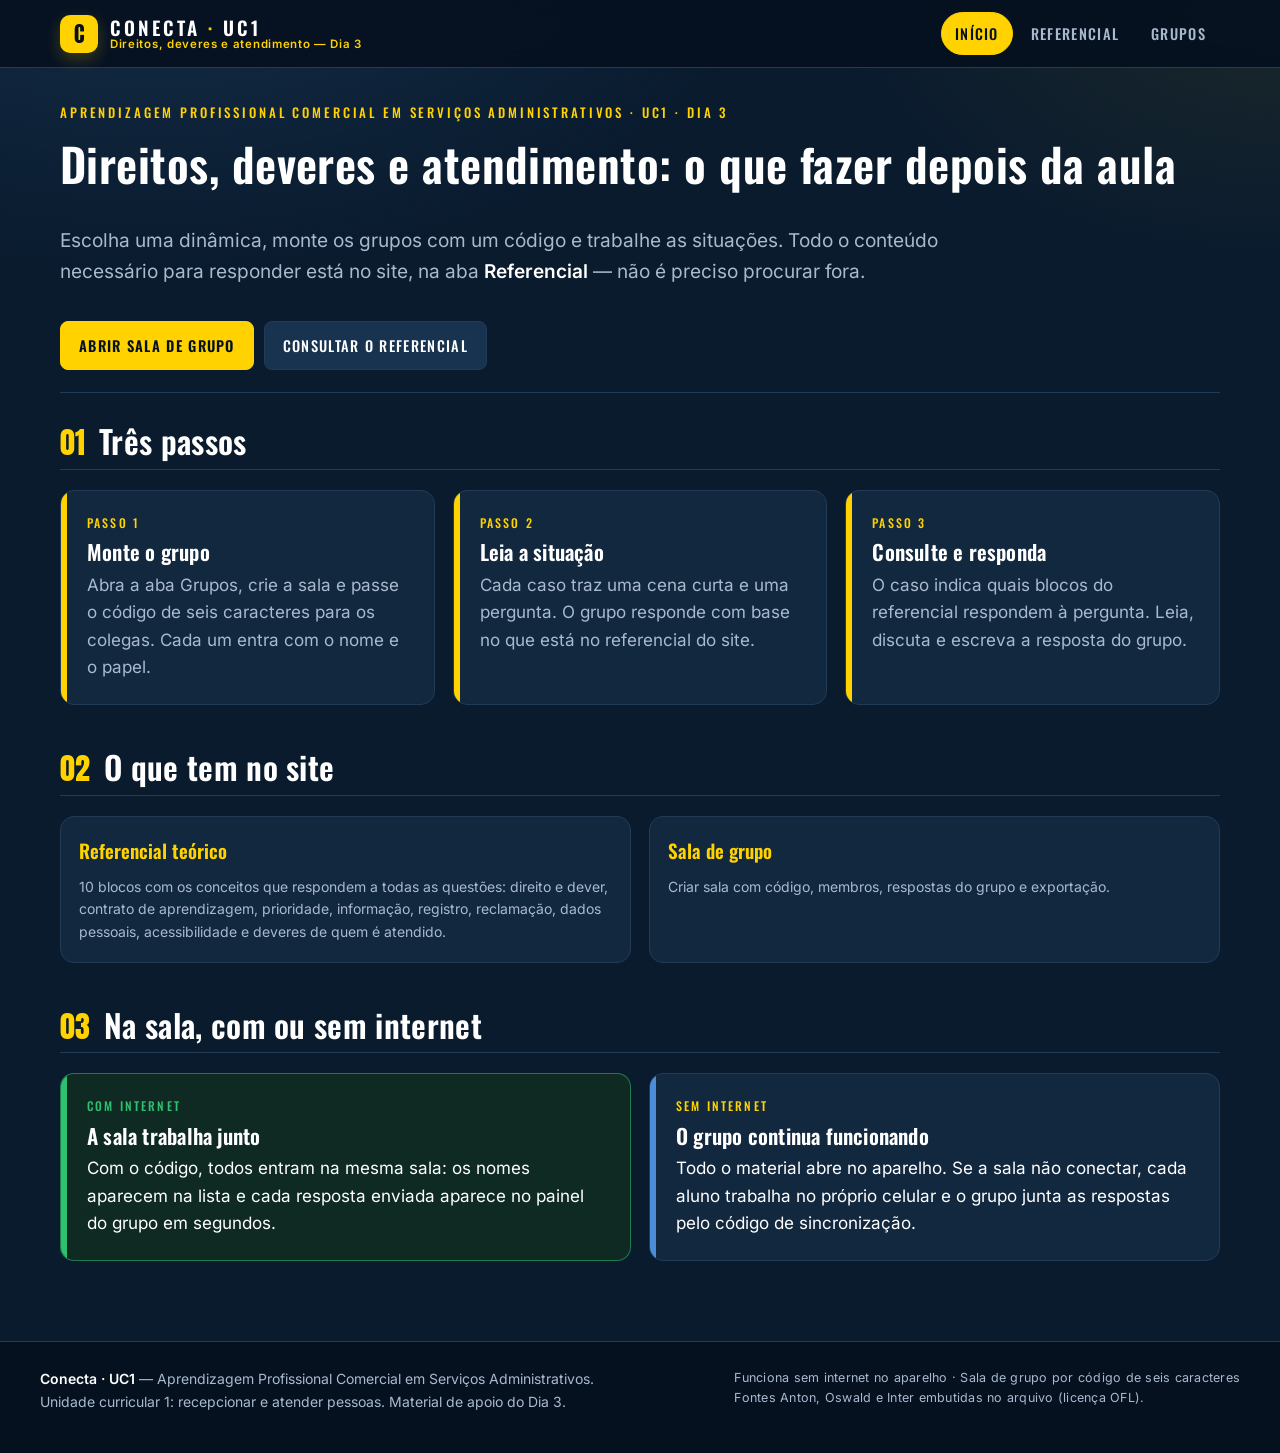
<file: dinamica2_uc1.html>
<!doctype html>
<html lang="pt-BR">
<head>
<meta charset="utf-8">
<meta name="viewport" content="width=device-width, initial-scale=1">
<title>Conecta · UC1 — Direitos, deveres e atendimento · Dia 3</title>
<meta name="description" content="Referencial teórico e sala de grupo do Dia 3 da UC1 (recepcionar e atender pessoas): todos os conceitos necessários para responder às situações estão no próprio site.">
<meta name="theme-color" content="#0A1B2E">
<link rel="icon" href="data:image/svg+xml,%3Csvg xmlns='http://www.w3.org/2000/svg' viewBox='0 0 64 64'%3E%3Crect width='64' height='64' rx='14' fill='%23FFD200'/%3E%3Ctext x='32' y='45' font-family='Arial Black,Arial' font-size='40' font-weight='bold' text-anchor='middle' fill='%23061120'%3EC%3C/text%3E%3C/svg%3E">
<style>
/* --------------------------------------------------------------- fontes --- */
@font-face{font-family:'Anton';font-style:normal;font-weight:400;font-display:swap;src:url([data-uri]) format('woff2')}
@font-face{font-family:'Oswald';font-style:normal;font-weight:500 600;font-display:swap;src:url([data-uri]) format('woff2')}
@font-face{font-family:'Inter';font-style:normal;font-weight:400 600;font-display:swap;src:url([data-uri]) format('woff2')}

/* ----------------------------------------------------------------- base --- */
/* ==========================================================================
   Conecta UC1 — base: tokens, tipografia, layout e navegação
   ========================================================================== */

:root {
  --bg: #0a1b2e;
  --deep: #061120;
  --panel: #12283f;
  --panel-2: #17334f;
  --accent: #ffd200;
  --accent-deep: #6b5800;
  --paper: #ffffff;
  --muted: #a9bace;
  --green: #2fbf71;
  --red: #e5484d;
  --green-deep: #0e2a22;
  --red-deep: #2a1620;
  --line: #223c57;
  --line-soft: rgba(34, 60, 87, 0.55);

  --display: 'Anton', 'Arial Narrow', Impact, sans-serif;
  --heading: 'Oswald', 'Arial Narrow', Arial, sans-serif;
  --body: 'Inter', system-ui, -apple-system, 'Segoe UI', Roboto, Arial, sans-serif;

  --r-sm: 8px;
  --r-md: 14px;
  --r-lg: 22px;
  --max: 1200px;
  --shadow: 0 18px 40px rgba(2, 8, 18, 0.45);
  --t: 180ms ease;
}

* { box-sizing: border-box; }

html { scroll-behavior: smooth; }

body {
  margin: 0;
  background: var(--bg);
  color: var(--paper);
  font-family: var(--body);
  font-size: 17px;
  line-height: 1.62;
  -webkit-font-smoothing: antialiased;
  text-rendering: optimizeLegibility;
}

body::before {
  content: '';
  position: fixed;
  inset: 0;
  pointer-events: none;
  background:
    radial-gradient(900px 520px at 12% -10%, rgba(23, 51, 79, 0.85), transparent 70%),
    radial-gradient(700px 420px at 100% 0%, rgba(255, 210, 0, 0.07), transparent 65%);
  z-index: 0;
}

img { max-width: 100%; display: block; }

a { color: var(--accent); text-decoration: none; }
a:hover { text-decoration: underline; }

h1, h2, h3, h4 {
  font-family: var(--heading);
  font-weight: 600;
  line-height: 1.12;
  margin: 0 0 0.5em;
  letter-spacing: 0.01em;
}

h1 { font-size: clamp(30px, 5vw, 46px); }
h2 { font-size: clamp(24px, 3.4vw, 32px); }
h3 { font-size: 21px; }
h4 { font-size: 17px; }

p { margin: 0 0 1em; }
p:last-child { margin-bottom: 0; }

strong { color: var(--paper); }

ul, ol { margin: 0 0 1em; padding-left: 1.15em; }
li { margin-bottom: 0.4em; }
li::marker { color: var(--accent); font-family: var(--heading); }

code, kbd {
  font-family: ui-monospace, SFMono-Regular, Menlo, Consolas, monospace;
  font-size: 0.92em;
  background: var(--deep);
  border: 1px solid var(--line);
  border-radius: 6px;
  padding: 1px 6px;
}

hr { border: 0; border-top: 1px solid var(--line); margin: 34px 0; }

:focus-visible {
  outline: 2px solid var(--accent);
  outline-offset: 2px;
  border-radius: 4px;
}

.sr-only {
  position: absolute;
  width: 1px; height: 1px;
  padding: 0; margin: -1px;
  overflow: hidden; clip: rect(0 0 0 0);
  white-space: nowrap; border: 0;
}

/* ---------------------------------------------------------------- topo --- */

.topbar {
  position: sticky;
  top: 0;
  z-index: 40;
  background: rgba(6, 17, 32, 0.92);
  backdrop-filter: blur(10px);
  border-bottom: 1px solid var(--line);
}

.topbar__inner {
  max-width: var(--max);
  margin: 0 auto;
  padding: 12px 20px;
  display: flex;
  align-items: center;
  gap: 18px;
  flex-wrap: wrap;
}

.brand {
  display: flex;
  align-items: center;
  gap: 12px;
  color: var(--paper);
  text-decoration: none;
  margin-right: auto;
}
.brand:hover { text-decoration: none; }

.brand__mark {
  width: 38px;
  height: 38px;
  flex: 0 0 38px;
  border-radius: 10px;
  background: var(--accent);
  color: var(--deep);
  display: grid;
  place-items: center;
  font-family: var(--display);
  font-size: 22px;
  line-height: 1;
  box-shadow: 0 6px 16px rgba(255, 210, 0, 0.22);
}

.brand__name {
  font-family: var(--heading);
  font-size: 19px;
  font-weight: 600;
  letter-spacing: 0.16em;
  text-transform: uppercase;
  line-height: 1.05;
}
.brand__name span { color: var(--accent); }

.brand__sub {
  display: block;
  font-family: var(--body);
  font-size: 11.5px;
  letter-spacing: 0.06em;
  color: var(--muted);
  text-transform: none;
}

.nav {
  display: flex;
  align-items: center;
  gap: 4px;
  flex-wrap: wrap;
}

.nav a {
  font-family: var(--heading);
  font-size: 14.5px;
  letter-spacing: 0.09em;
  text-transform: uppercase;
  color: var(--muted);
  padding: 9px 13px;
  border-radius: 999px;
  border: 1px solid transparent;
  transition: color var(--t), background var(--t), border-color var(--t);
}
.nav a:hover {
  color: var(--paper);
  background: rgba(23, 51, 79, 0.75);
  text-decoration: none;
}
.nav a[aria-current='page'] {
  color: var(--deep);
  background: var(--accent);
  border-color: var(--accent);
}

.nav-toggle {
  display: none;
  background: var(--panel);
  color: var(--paper);
  border: 1px solid var(--line);
  border-radius: var(--r-sm);
  padding: 9px 12px;
  font-family: var(--heading);
  letter-spacing: 0.08em;
  text-transform: uppercase;
  font-size: 13px;
  cursor: pointer;
}

/* -------------------------------------------------------------- página --- */

.page {
  position: relative;
  z-index: 1;
  max-width: var(--max);
  margin: 0 auto;
  padding: 34px 20px 80px;
}

.page-head {
  display: grid;
  grid-template-columns: minmax(0, 1fr);
  gap: 14px;
  padding-bottom: 22px;
  border-bottom: 1px solid var(--line);
  margin-bottom: 30px;
}

.eyebrow {
  font-family: var(--heading);
  font-size: 13px;
  letter-spacing: 0.22em;
  text-transform: uppercase;
  color: var(--accent);
}

.lead {
  font-size: 19px;
  color: var(--muted);
  max-width: 74ch;
}

.layout {
  display: grid;
  grid-template-columns: 250px minmax(0, 1fr);
  gap: 34px;
  align-items: start;
}

.rail {
  position: sticky;
  top: 86px;
  align-self: start;
  border-left: 2px solid var(--line);
  padding-left: 16px;
}

.rail__title {
  font-family: var(--heading);
  font-size: 12.5px;
  letter-spacing: 0.2em;
  text-transform: uppercase;
  color: var(--muted);
  margin-bottom: 10px;
}

.rail a {
  display: block;
  color: var(--muted);
  font-size: 14.5px;
  padding: 6px 0;
  border-bottom: 1px dashed var(--line-soft);
}
.rail a:hover { color: var(--accent); text-decoration: none; }
.rail a.is-current { color: var(--paper); font-weight: 600; }

.stack > * + * { margin-top: 26px; }
.stack-sm > * + * { margin-top: 14px; }
.stack-lg > * + * { margin-top: 44px; }

.section { scroll-margin-top: 96px; }

.section-head {
  display: flex;
  align-items: baseline;
  gap: 14px;
  border-bottom: 1px solid var(--line);
  padding-bottom: 10px;
  margin-bottom: 20px;
}

.section-num {
  font-family: var(--display);
  font-size: 30px;
  color: var(--accent);
  line-height: 1;
}

.section-head h2 { margin: 0; }

.grid { display: grid; gap: 18px; }
.grid-2 { grid-template-columns: repeat(2, minmax(0, 1fr)); }
.grid-3 { grid-template-columns: repeat(3, minmax(0, 1fr)); }
.grid-auto { grid-template-columns: repeat(auto-fit, minmax(260px, 1fr)); }

.split {
  display: grid;
  grid-template-columns: minmax(0, 1.35fr) minmax(0, 1fr);
  gap: 26px;
  align-items: start;
}

.footer {
  position: relative;
  z-index: 1;
  border-top: 1px solid var(--line);
  background: var(--deep);
  padding: 26px 20px 40px;
  color: var(--muted);
  font-size: 14px;
}
.footer__inner {
  max-width: var(--max);
  margin: 0 auto;
  display: flex;
  gap: 18px;
  justify-content: space-between;
  flex-wrap: wrap;
}

/* --------------------------------------------------------- utilidades --- */

.muted { color: var(--muted); }
.small { font-size: 14px; }
.tiny { font-size: 12.5px; letter-spacing: 0.02em; }
.upper { text-transform: uppercase; letter-spacing: 0.1em; font-family: var(--heading); }
.nowrap { white-space: nowrap; }
.center { text-align: center; }
.mt-0 { margin-top: 0; }
.mb-0 { margin-bottom: 0; }
.hide { display: none !important; }
.only-print { display: none; }

@media (max-width: 980px) {
  .layout { grid-template-columns: minmax(0, 1fr); }
  .rail {
    position: static;
    border-left: 0;
    border-top: 1px solid var(--line);
    padding: 14px 0 0;
    display: flex;
    gap: 8px;
    flex-wrap: wrap;
  }
  .rail__title { display: none; }
  .rail a {
    border: 1px solid var(--line);
    border-radius: 999px;
    padding: 6px 12px;
    border-bottom: 1px solid var(--line);
  }
  .split { grid-template-columns: minmax(0, 1fr); }
  .grid-2, .grid-3 { grid-template-columns: minmax(0, 1fr); }
}

@media (max-width: 720px) {
  body { font-size: 16px; }
  .nav { display: none; width: 100%; }
  .nav.is-open { display: flex; }
  .nav-toggle { display: inline-block; }
  .topbar__inner { gap: 10px; }
}

@media (prefers-reduced-motion: reduce) {
  html { scroll-behavior: auto; }
  * { animation-duration: 0.001ms !important; transition-duration: 0.001ms !important; }
}

/* ----------------------------------------------------------- componentes --- */
/* ==========================================================================
   Conecta UC1 — componentes: cartões, botões, cronômetro, formulários, placar
   ========================================================================== */

/* ------------------------------------------------------------- cartões --- */

.card {
  position: relative;
  background: var(--panel);
  border: 1px solid var(--line);
  border-radius: var(--r-md);
  padding: 22px;
  overflow: hidden;
}
.card--flat { background: var(--panel-2); }
.card--deep { background: var(--deep); }
.card--accent { border-color: var(--accent); }
.card--green { border-color: rgba(47, 191, 113, 0.55); background: var(--green-deep); }
.card--red { border-color: rgba(229, 72, 77, 0.55); background: var(--red-deep); }
.card--bar { padding-left: 26px; }
.card--bar::before {
  content: '';
  position: absolute;
  left: 0; top: 0; bottom: 0;
  width: 6px;
  background: var(--accent);
}
.card--bar.card--green::before { background: var(--green); }
.card--bar.card--red::before { background: var(--red); }
.card--bar.card--info::before { background: #4c8dd8; }

.card__tag {
  font-family: var(--heading);
  font-size: 12px;
  letter-spacing: 0.18em;
  text-transform: uppercase;
  color: var(--accent);
  margin-bottom: 8px;
}
.card--green .card__tag { color: var(--green); }
.card--red .card__tag { color: var(--red); }

.card h3, .card h4 { margin-bottom: 8px; }

.card__foot {
  margin-top: 16px;
  padding-top: 14px;
  border-top: 1px dashed var(--line);
  display: flex;
  gap: 10px;
  flex-wrap: wrap;
  align-items: center;
}

.tile {
  background: var(--panel);
  border: 1px solid var(--line);
  border-radius: var(--r-md);
  padding: 18px;
  display: flex;
  flex-direction: column;
  gap: 10px;
  transition: transform var(--t), border-color var(--t), background var(--t);
}
.tile:hover { transform: translateY(-2px); border-color: var(--accent); }
.tile__num {
  font-family: var(--display);
  font-size: 28px;
  color: var(--accent);
  line-height: 1;
}
.tile__title { font-family: var(--heading); font-size: 19px; font-weight: 600; }
.tile__meta { display: flex; gap: 8px; flex-wrap: wrap; margin-top: auto; }

/* ------------------------------------------------------------ etiquetas --- */

.badge {
  display: inline-flex;
  align-items: center;
  gap: 6px;
  font-family: var(--heading);
  font-size: 12px;
  letter-spacing: 0.14em;
  text-transform: uppercase;
  padding: 5px 10px;
  border-radius: 999px;
  border: 1px solid var(--line);
  background: var(--deep);
  color: var(--muted);
}
.badge--accent { background: var(--accent); color: var(--deep); border-color: var(--accent); }
.badge--green { background: var(--green-deep); color: var(--green); border-color: rgba(47, 191, 113, 0.5); }
.badge--red { background: var(--red-deep); color: var(--red); border-color: rgba(229, 72, 77, 0.5); }
.badge--info { color: #8fc0f0; border-color: rgba(76, 141, 216, 0.5); }

.chip {
  display: inline-flex;
  align-items: center;
  gap: 8px;
  background: var(--deep);
  border: 1px solid var(--line);
  border-radius: 999px;
  padding: 6px 12px;
  font-size: 14px;
}

.dot {
  width: 8px; height: 8px; border-radius: 50%;
  background: var(--muted);
  flex: 0 0 8px;
}
.dot--live { background: var(--green); box-shadow: 0 0 0 4px rgba(47, 191, 113, 0.16); }
.dot--off { background: var(--red); box-shadow: 0 0 0 4px rgba(229, 72, 77, 0.16); }
.dot--wait { background: var(--accent); animation: pulse 1.4s infinite; }

@keyframes pulse {
  0%, 100% { opacity: 1; }
  50% { opacity: 0.35; }
}

/* -------------------------------------------------------------- botões --- */

.btn {
  display: inline-flex;
  align-items: center;
  justify-content: center;
  gap: 8px;
  font-family: var(--heading);
  font-size: 14.5px;
  letter-spacing: 0.09em;
  text-transform: uppercase;
  padding: 12px 18px;
  border-radius: var(--r-sm);
  border: 1px solid var(--line);
  background: var(--panel-2);
  color: var(--paper);
  cursor: pointer;
  transition: transform var(--t), background var(--t), color var(--t), border-color var(--t);
}
.btn:hover { transform: translateY(-1px); background: #1d3d5d; text-decoration: none; }
.btn:active { transform: translateY(0); }
.btn--primary {
  background: var(--accent);
  color: var(--deep);
  border-color: var(--accent);
  font-weight: 600;
}
.btn--primary:hover { background: #ffdf4d; }
.btn--ghost { background: transparent; }
.btn--ghost:hover { background: rgba(23, 51, 79, 0.6); }
.btn--danger { background: var(--red-deep); color: var(--red); border-color: rgba(229, 72, 77, 0.5); }
.btn--sm { padding: 8px 12px; font-size: 12.5px; }
.btn--block { width: 100%; }
.btn[disabled] { opacity: 0.45; cursor: not-allowed; transform: none; }

.btn-row { display: flex; gap: 10px; flex-wrap: wrap; }

/* --------------------------------------------------------------- listas --- */

.list-check { list-style: none; padding: 0; margin: 0; }
.list-check li {
  position: relative;
  padding-left: 28px;
  margin-bottom: 10px;
}
.list-check li::before {
  content: '';
  position: absolute;
  left: 0; top: 7px;
  width: 14px; height: 14px;
  border-radius: 4px;
  border: 2px solid var(--accent);
}
.list-check--green li::before { border-color: var(--green); }
.list-check--red li::before { border-color: var(--red); }

.steps { list-style: none; counter-reset: passo; padding: 0; margin: 0; }
.steps li {
  counter-increment: passo;
  position: relative;
  padding-left: 46px;
  margin-bottom: 16px;
  min-height: 32px;
}
.steps li::before {
  content: counter(passo);
  position: absolute;
  left: 0; top: -2px;
  width: 32px; height: 32px;
  border-radius: 50%;
  background: var(--deep);
  border: 1px solid var(--accent);
  color: var(--accent);
  font-family: var(--display);
  font-size: 16px;
  display: grid;
  place-items: center;
}

.facts { display: grid; gap: 12px; margin: 0; }
.fact { display: flex; gap: 12px; align-items: flex-start; }
.fact__k {
  font-family: var(--heading);
  font-size: 12.5px;
  letter-spacing: 0.14em;
  text-transform: uppercase;
  color: var(--muted);
  min-width: 108px;
  padding-top: 3px;
}
.fact__v { flex: 1; }

/* ------------------------------------------------------------ acordeão --- */

.acc {
  border: 1px solid var(--line);
  border-radius: var(--r-md);
  background: var(--panel);
  overflow: hidden;
}
.acc + .acc { margin-top: 12px; }
.acc[open] { border-color: rgba(255, 210, 0, 0.55); }
.acc > summary {
  cursor: pointer;
  list-style: none;
  padding: 18px 20px;
  display: flex;
  align-items: center;
  gap: 14px;
  font-family: var(--heading);
  font-size: 19px;
  font-weight: 600;
}
.acc > summary::-webkit-details-marker { display: none; }
.acc > summary::after {
  content: '+';
  margin-left: auto;
  font-family: var(--display);
  font-size: 22px;
  color: var(--accent);
  transition: transform var(--t);
}
.acc[open] > summary::after { content: '–'; }
.acc__body { padding: 0 20px 22px; animation: fade 200ms ease; }

@keyframes fade {
  from { opacity: 0; transform: translateY(-4px); }
  to { opacity: 1; transform: none; }
}

/* ----------------------------------------------------------- cronômetro --- */

.timer {
  display: grid;
  grid-template-columns: 128px minmax(0, 1fr);
  gap: 20px;
  align-items: center;
  background: var(--deep);
  border: 1px solid var(--line);
  border-radius: var(--r-md);
  padding: 18px;
}
.timer__ring { position: relative; width: 128px; height: 128px; }
.timer__ring svg { transform: rotate(-90deg); }
.timer__ring circle { fill: none; stroke-width: 8; }
.timer__track { stroke: var(--line); }
.timer__value { stroke: var(--accent); stroke-linecap: round; transition: stroke-dashoffset 1s linear; }
.timer__time {
  position: absolute;
  inset: 0;
  display: grid;
  place-items: center;
  font-family: var(--display);
  font-size: 30px;
  letter-spacing: 0.02em;
}
.timer__presets { display: flex; gap: 8px; flex-wrap: wrap; margin-bottom: 12px; }
.timer__presets .btn { padding: 8px 12px; font-size: 13px; }
.timer.is-done .timer__value { stroke: var(--red); }
.timer.is-done .timer__time { color: var(--red); animation: pulse 1s infinite; }

/* ----------------------------------------------------------- formulários --- */

.field { display: block; margin-bottom: 16px; }
.field__label {
  display: block;
  font-family: var(--heading);
  font-size: 13px;
  letter-spacing: 0.14em;
  text-transform: uppercase;
  color: var(--muted);
  margin-bottom: 6px;
}
.field__hint { font-size: 13.5px; color: var(--muted); margin-top: 6px; }

input[type='text'], input[type='number'], textarea, select {
  width: 100%;
  background: var(--deep);
  border: 1px solid var(--line);
  border-radius: var(--r-sm);
  color: var(--paper);
  font-family: var(--body);
  font-size: 16px;
  padding: 12px 14px;
  transition: border-color var(--t), background var(--t);
}
textarea { min-height: 96px; resize: vertical; line-height: 1.55; }
input:focus, textarea:focus, select:focus {
  border-color: var(--accent);
  outline: none;
  background: #071527;
}
input::placeholder, textarea::placeholder { color: #6f8299; }

.check { display: flex; gap: 12px; align-items: flex-start; padding: 9px 0; cursor: pointer; }
.check input {
  width: 20px; height: 20px;
  accent-color: var(--accent);
  margin: 2px 0 0;
  flex: 0 0 20px;
}

.seg { display: flex; gap: 6px; flex-wrap: wrap; }
.seg button {
  font-family: var(--heading);
  font-size: 13px;
  letter-spacing: 0.08em;
  text-transform: uppercase;
  padding: 8px 12px;
  border-radius: var(--r-sm);
  border: 1px solid var(--line);
  background: var(--deep);
  color: var(--muted);
  cursor: pointer;
}
.seg button.is-on { background: var(--accent); color: var(--deep); border-color: var(--accent); }

/* ------------------------------------------------------------- tabelas --- */

.table { width: 100%; border-collapse: collapse; font-size: 15.5px; }
.table th, .table td {
  text-align: left;
  padding: 12px 12px;
  border-bottom: 1px solid var(--line);
  vertical-align: top;
}
.table th {
  font-family: var(--heading);
  font-size: 12.5px;
  letter-spacing: 0.14em;
  text-transform: uppercase;
  color: var(--muted);
  background: var(--deep);
}
.table tbody tr:hover { background: rgba(23, 51, 79, 0.4); }

/* ---------------------------------------------------- revelar gabarito --- */

.reveal { border: 1px dashed var(--line); border-radius: var(--r-md); overflow: hidden; }
.reveal__btn {
  width: 100%;
  text-align: left;
  background: var(--deep);
  border: 0;
  color: var(--accent);
  font-family: var(--heading);
  font-size: 14px;
  letter-spacing: 0.12em;
  text-transform: uppercase;
  padding: 14px 16px;
  cursor: pointer;
}
.reveal__body { padding: 16px; border-top: 1px dashed var(--line); animation: fade 200ms ease; }
.reveal:not(.is-open) .reveal__body { display: none; }

/* ------------------------------------------------------------- placar ---- */

.score {
  display: inline-flex;
  align-items: baseline;
  gap: 4px;
  font-family: var(--display);
  font-size: 26px;
  color: var(--accent);
}
.score small { font-family: var(--heading); font-size: 13px; color: var(--muted); }

.meter {
  height: 8px;
  border-radius: 999px;
  background: var(--deep);
  border: 1px solid var(--line);
  overflow: hidden;
}
.meter__fill {
  height: 100%;
  background: linear-gradient(90deg, var(--green), var(--accent));
  transition: width 240ms ease;
}

.members { display: flex; gap: 10px; flex-wrap: wrap; }
.member {
  display: flex;
  align-items: center;
  gap: 10px;
  background: var(--deep);
  border: 1px solid var(--line);
  border-radius: 999px;
  padding: 7px 14px 7px 7px;
}
.member__avatar {
  width: 30px; height: 30px;
  border-radius: 50%;
  background: var(--panel-2);
  border: 1px solid var(--line);
  display: grid;
  place-items: center;
  font-family: var(--heading);
  font-size: 14px;
  color: var(--accent);
}
.member--me { border-color: var(--accent); }
.member--host .member__avatar { background: var(--accent); color: var(--deep); }

.code-box {
  display: flex;
  align-items: center;
  gap: 14px;
  flex-wrap: wrap;
  background: var(--deep);
  border: 1px solid var(--accent);
  border-radius: var(--r-md);
  padding: 16px 18px;
}
.code-box__value {
  font-family: var(--display);
  font-size: clamp(30px, 6vw, 46px);
  letter-spacing: 0.18em;
  color: var(--accent);
  line-height: 1;
}

.banner {
  display: flex;
  gap: 12px;
  align-items: flex-start;
  border-radius: var(--r-md);
  padding: 14px 16px;
  border: 1px solid var(--line);
  background: var(--panel-2);
  font-size: 15px;
}
.banner--live { background: var(--green-deep); border-color: rgba(47, 191, 113, 0.5); }
.banner--off { background: var(--red-deep); border-color: rgba(229, 72, 77, 0.5); }
.banner--wait { background: rgba(255, 210, 0, 0.08); border-color: rgba(255, 210, 0, 0.4); }

.toast {
  position: fixed;
  left: 50%;
  bottom: 26px;
  transform: translate(-50%, 20px);
  background: var(--accent);
  color: var(--deep);
  font-family: var(--heading);
  letter-spacing: 0.06em;
  padding: 12px 20px;
  border-radius: 999px;
  box-shadow: var(--shadow);
  opacity: 0;
  pointer-events: none;
  transition: opacity var(--t), transform var(--t);
  z-index: 60;
}
.toast.is-on { opacity: 1; transform: translate(-50%, 0); }

.empty {
  border: 1px dashed var(--line);
  border-radius: var(--r-md);
  padding: 26px;
  text-align: center;
  color: var(--muted);
}

.case-pick {
  display: grid;
  grid-template-columns: repeat(auto-fill, minmax(88px, 1fr));
  gap: 8px;
}
.case-pick button {
  font-family: var(--heading);
  font-size: 14px;
  padding: 12px 6px;
  border-radius: var(--r-sm);
  border: 1px solid var(--line);
  background: var(--deep);
  color: var(--muted);
  cursor: pointer;
  transition: background var(--t), color var(--t), border-color var(--t);
}
.case-pick button:hover { border-color: var(--accent); color: var(--paper); }
.case-pick button.is-on { background: var(--accent); color: var(--deep); border-color: var(--accent); }
.case-pick button.is-done { border-color: var(--green); color: var(--green); }
.case-pick button.is-done.is-on { background: var(--green); color: var(--deep); }

.answer-card { border-left: 4px solid var(--accent); }
.answer-card header { display: flex; gap: 12px; align-items: baseline; flex-wrap: wrap; }
.answer-card .who { color: var(--muted); font-size: 14px; }

/* --------------------------------------------------- área do professor --- */

.nav__restrito { display: none; }
body.is-painel .nav__restrito { display: inline-block; }

.painel-marca {
  display: none;
  align-items: center;
  gap: 8px;
  margin-left: 6px;
}
body.is-painel .painel-marca { display: inline-flex; }

.painel-marca button {
  font: inherit;
  cursor: pointer;
}
.painel-marca button:hover { border-color: var(--red); color: var(--red); }


/* ------------------------------------------------------------- impressao --- */
/* ==========================================================================
   Conecta UC1 — impressão (cartões de caso, rubrica, checklist, sequência)
   ========================================================================== */

@media print {
  :root {
    --bg: #ffffff;
    --deep: #ffffff;
    --panel: #ffffff;
    --panel-2: #ffffff;
    --paper: #111111;
    --muted: #444444;
    --line: #cccccc;
  }

  body {
    background: #fff;
    color: #111;
    font-size: 11.5pt;
  }
  body::before { display: none; }

  .topbar, .footer, .rail, .no-print, .timer, .toast { display: none !important; }

  .page { max-width: none; padding: 0; }
  .card, .acc, .reveal, .tile {
    border: 1px solid #bbb !important;
    background: #fff !important;
    box-shadow: none !important;
    break-inside: avoid;
    page-break-inside: avoid;
  }
  .acc__body { display: block !important; }
  .acc > summary::after { display: none; }
  .reveal__body { display: block !important; }

  h1, h2, h3, .tile__title, .card__tag, .section-num, .eyebrow { color: #111 !important; }
  .section-num { color: #666 !important; }

  a { color: #111; text-decoration: none; }

  .print-cards .card { margin-bottom: 10mm; }

  .print-page-break { break-before: page; page-break-before: always; }

  .only-print { display: block !important; }

  .cut-line {
    border-top: 1px dashed #999;
    margin: 6mm 0;
    text-align: center;
    font-size: 8pt;
    color: #666;
  }
}
</style>
</head>
<body>
<a class="sr-only" href="#app">Ir para o conteúdo</a>

<header class="topbar">
  <div class="topbar__inner">
    <a class="brand" href="#/inicio">
      <span class="brand__mark" aria-hidden="true">C</span>
      <span class="brand__name">Conecta <span>·</span> UC1
        <span class="brand__sub">Direitos, deveres e atendimento — Dia 3</span>
      </span>
    </a>
    <button class="nav-toggle" id="nav-toggle" type="button" aria-label="Abrir o menu">Menu</button>
    <nav class="nav" id="nav" aria-label="Seções do site">
      <a href="#/inicio">Início</a>
      <a href="#/referencial">Referencial</a>
      <a href="#/grupos">Grupos</a>
      <a class="nav__restrito" href="#/dinamicas">Dinâmicas</a>
      <a class="nav__restrito" href="#/casos">Situações</a>
      <a class="nav__restrito" href="#/professor">Professor</a>
      <span class="painel-marca" id="painel-marca">
        <span class="badge badge--accent">modo professor</span>
        <button class="badge" id="painel-sair" type="button">ocultar</button>
      </span>
    </nav>
  </div>
</header>

<main class="page" id="app" tabindex="-1"></main>

<footer class="footer">
  <div class="footer__inner">
    <div>
      <strong>Conecta · UC1</strong> — Aprendizagem Profissional Comercial em Serviços Administrativos.<br>
      Unidade curricular 1: recepcionar e atender pessoas. Material de apoio do Dia 3.
    </div>
    <div class="tiny">
      Funciona sem internet no aparelho · Sala de grupo por código de seis caracteres<br>
      Fontes Anton, Oswald e Inter embutidas no arquivo (licença OFL).
    </div>
  </div>
</footer>

<script>
/* Conteúdo das dinâmicas — Aprendizagem Profissional em Serviços Administrativos · Dia 3 · UC1 */

window.DINAMICAS = [
  {
    id: 'balcao',
    nro: '01',
    nome: 'Balcão da Conecta Serviços',
    resumo: 'Role-play em trio: atendente, cliente e observador decidem e atendem a partir de um caso.',
    foco: 'Aplicar direito, dever e regra em uma cena real de atendimento.',
    tempo: '35 a 40 min',
    formato: 'Trios, com rodízio de papéis',
    tags: ['aplicação', 'atendimento', 'casos'],
    materiais: ['Cartões de caso impressos', 'Uma mesa como balcão', 'Crachás simples (atendente, cliente, observador)', 'Cronômetro', 'Quadro'],
    passos: [
      'Divida a turma em trios: atendente, cliente e observador. O observador usa o checklist do registro profissional.',
      'Cada trio recebe um cartão de caso e tem 5 minutos de preparação. O atendente decide o que fará; o cliente ensaia a pressão (insistir, apressar, emocionar).',
      'Cena de 3 minutos. O observador não interrompe: apenas anota.',
      'O observador apresenta em 2 minutos: o que foi garantido, o que foi prometido indevidamente e o que deveria ter sido registrado.',
      'Os papéis giram, de modo que todos passem por atendente pelo menos uma vez.',
      'Fechamento no quadro: liste as três frases que mais funcionaram no balcão. Elas viram o script da turma.'
    ],
    avaliar: 'Use o gabarito do cartão: identificou o direito em jogo, citou a fonte correta, propôs encaminhamento e registro.',
    base: [
      { norma: 'CDC, arts. 6º, 30 e 31', texto: 'Informação clara e oferta que vincula o fornecedor.' },
      { norma: 'Lei nº 13.460/2017, arts. 5º, 6º e 8º', texto: 'Diretrizes, direitos e deveres no atendimento público.' },
      { norma: 'LGPD, arts. 6º e 18', texto: 'Finalidade, necessidade e direitos do titular dos dados.' }
    ],
    slides: 'Slides 49 a 60 (a cena de atendimento, CDC, informação, reclamação) e 83 a 84 (registro).',
    dica: 'Proíba o "não sei" e o "não pode". No balcão só valem três respostas: posso agora; posso com estas condições; não posso, e o caminho é este.'
  },
  {
    id: 'triagem',
    nro: '02',
    nome: 'Triagem das quatro perguntas',
    resumo: 'Estações rotativas nas paredes: a turma aplica o filtro da aula em cinco situações.',
    foco: 'Transformar o filtro das quatro perguntas em reflexo.',
    tempo: '20 min',
    formato: 'Grupos de 3 a 4 alunos, rodízio',
    tags: ['fixação', 'filtro'],
    materiais: ['5 folhas A3 numeradas', 'Canetas', 'Cronômetro', 'Fita adesiva'],
    passos: [
      'Cole cinco situações (uma por estação), retiradas dos cartões de caso.',
      'Em cada folha o grupo responde, em quatro linhas: a quê tenho direito? em qual situação? com qual limite? quem mais tem direitos aqui?',
      'Quatro minutos por estação e, ao sinal, os grupos rodam.',
      'Ninguém apaga o que o grupo anterior escreveu: quem chega depois complementa ou discorda com justificativa.',
      'Leitura final de cada folha: a turma identifica as respostas que mudaram de um grupo para outro e por quê.'
    ],
    avaliar: 'Participação e qualidade das justificativas. O que importa não é acertar de primeira, e sim perceber que a mesma frase muda de resposta conforme a situação.',
    base: [
      { norma: 'Constituição Federal, art. 5º', texto: 'Direitos fundamentais e igualdade perante a lei.' },
      { norma: 'Lei nº 13.460/2017, art. 5º', texto: 'Igualdade de tratamento e vedação de exigências não previstas.' }
    ],
    slides: 'Slides 15 a 17 (as quatro perguntas e suas aplicações).',
    dica: 'Se a turma travar, entregue uma pergunta por vez em voz alta em vez das quatro de uma vez.'
  },
  {
    id: 'fila',
    nro: '03',
    nome: 'Fila justa: prioridade não é favor',
    resumo: 'A turma monta a fila de atendimento com perfis sorteados e justifica cada posição com a lei.',
    foco: 'Distinguir prioridade legal, ordem de chegada e favoritismo.',
    tempo: '15 a 20 min',
    formato: 'Turma inteira, em pé, com fita no chão marcando a fila',
    tags: ['fixação', 'prioridade'],
    materiais: ['Cartões de perfil', 'Fita adesiva no chão'],
    passos: [
      'Distribua um perfil por aluno, sem revelar aos outros: idoso de 78 anos, gestante, mãe com bebê de colo, pessoa com deficiência física, pessoa com deficiência visual com acompanhante, doador de sangue com comprovante de 20 dias, doador de sangue com comprovante de 5 meses, adolescente de 16 anos, cliente com audiência marcada, mulher com bebê e criança de 4 anos.',
      'Em 5 minutos, a turma organiza a fila em silêncio, apenas apontando posições.',
      'Cada um revela o seu perfil e justifica a posição citando a regra.',
      'Compare a fila inicial com a fila correta e discuta os erros mais comuns.'
    ],
    avaliar: 'Acerto da ordem com justificativa legal, não apenas a posição certa.',
    base: [
      { norma: 'Lei nº 10.048/2000, art. 1º e § 2º', texto: 'Lista de atendimento prioritário e prioridade do doador de sangue (comprovação, validade de 120 dias), incluída pela Lei nº 14.626/2023.' },
      { norma: 'Lei nº 13.460/2017, art. 5º, III', texto: 'Atendimento por ordem de chegada, asseguradas as prioridades legais.' }
    ],
    slides: 'Slides 72 a 75 (prioridade, quem tem direito, doador de sangue, prioridade não é favoritismo).',
    dica: 'Erros que sempre aparecem: esquecer que a prioridade vale também na empresa privada, achar que o doador de sangue é prioritário entre os prioritários e não conferir a validade do comprovante.'
  },
  {
    id: 'registro',
    nro: '04',
    nome: 'Escreva o registro (memória vira histórico)',
    resumo: 'Cada aluno escreve um registro profissional e audita o registro de um colega.',
    foco: 'Produzir registro completo, que protege cliente, atendente e empresa.',
    tempo: '25 min',
    formato: 'Individual, com auditoria em duplas',
    tags: ['avaliação', 'registro'],
    materiais: ['Fichas de registro', 'Checklist do registro no quadro'],
    passos: [
      'Leia em voz alta um caso curto (por exemplo, a reclamação sem protocolo).',
      'Cada aluno escreve o registro em 10 minutos, sozinho, sem consultar o colega.',
      'Troque as fichas entre duplas: cada um audita o registro do outro com o checklist (data e hora, o que foi pedido, providência, encaminhamento, protocolo, pendência).',
      'Leia dois ou três registros em voz alta e mostre a diferença entre "o cliente reclamou" e um registro que protege todo mundo.',
      'Feche com a pergunta: se você saísse de férias amanhã, seu colega conseguiria continuar esse atendimento só com o seu registro?'
    ],
    avaliar: 'Uso do checklist de oito itens do registro profissional.',
    base: [
      { norma: 'Lei nº 13.460/2017, art. 12, parágrafo único', texto: 'Recepção da manifestação, comprovante de recebimento, análise, decisão e ciência ao usuário.' },
      { norma: 'LGPD, art. 6º', texto: 'Finalidade e necessidade definem o que pode ser registrado.' }
    ],
    slides: 'Slides 83 a 84 (por que registrar / registro transforma memória em histórico).',
    dica: 'Peça que escrevam com as palavras do próprio cliente na parte do pedido, e com linguagem técnica apenas nas providências.'
  },
  {
    id: 'linguagem',
    nro: '05',
    nome: 'Caça à informação clara',
    resumo: 'A turma reescreve um aviso real em linguagem simples e produz uma versão acessível.',
    foco: 'Aplicar CDC, Lei nº 13.460/2017 e LBI a um texto real.',
    tempo: '25 a 30 min',
    formato: 'Duplas',
    tags: ['aplicação', 'linguagem simples', 'acessibilidade'],
    materiais: ['Impressos de um aviso real (regulamento, comunicado, panfleto ou página da Carta de Serviços)', 'Canetas coloridas'],
    passos: [
      'Em duplas, marque em vermelho o que não está claro: prazo escondido, sigla, jargão, estrangeirismo, fonte ilegível.',
      'Reescreva em linguagem simples: frases curtas, voz ativa, número em vez de "alguns dias", passo a passo do que a pessoa precisa fazer.',
      'Produza uma versão acessível, pensando em quem tem baixa visão ou pouca familiaridade com o serviço, e um resumo em uma frase.',
      'Cada dupla apresenta em 1 minuto: o que estava escondido e como ficou.',
      'Feche com a diretriz legal que sustenta o exercício.'
    ],
    avaliar: 'A versão reescrita é compreensível para quem nunca viu o serviço?',
    base: [
      { norma: 'Lei nº 13.460/2017, art. 5º, XIV', texto: 'Utilização de linguagem simples e compreensível, evitando siglas, jargões e estrangeirismos.' },
      { norma: 'Lei nº 13.460/2017, art. 7º, § 2º', texto: 'Carta de Serviços com informações claras e precisas.' },
      { norma: 'CDC, art. 6º, III', texto: 'Direito à informação adequada e clara.' }
    ],
    slides: 'Slides 53 a 56 (CDC e informação), 67 a 69 (diretrizes, linguagem simples, Carta de Serviços), 76 a 78 (LBI e barreiras).',
    dica: 'Traga um aviso da própria empresa ou do órgão onde o aluno trabalha: o exercício fica concreto e pode virar uma melhoria real.'
  },
  {
    id: 'semaforo',
    nro: '06',
    nome: 'Semáforo do que não é do programa',
    resumo: 'Cartões verde, amarelo e vermelho para classificar tarefas do dia a dia do aprendiz.',
    foco: 'Reconhecer os limites do contrato de aprendizagem.',
    tempo: '20 min',
    formato: 'Turma inteira',
    tags: ['fixação', 'contrato', 'limites'],
    materiais: ['Três cartões coloridos por aluno', 'Lista de tarefas'],
    passos: [
      'Leia cada tarefa e todos levantam o cartão: verde (é do programa), amarelo (é do programa só com condição), vermelho (não é do programa).',
      'Peça a justificativa. O critério a fixar: o que define se a tarefa é do programa é a relação com a formação prevista no contrato, e não a vontade de quem manda.',
      'Para cada vermelho, a turma escreve o encaminhamento: perguntar, registrar, conversar com quem acompanha o programa e, em caso de risco, parar e comunicar.',
      'Feche com a frase da aula: dizer "isso não é do meu programa" não é desobediência, é conhecer o próprio contrato.'
    ],
    avaliar: 'Justificativa e encaminhamento, não apenas a cor levantada.',
    base: [
      { norma: 'CLT, art. 428', texto: 'Contrato de aprendizagem e formação técnico-profissional metódica.' },
      { norma: 'Decreto nº 9.579/2018, arts. 44, 45 e 51', texto: 'Quem pode ser aprendiz, obrigações do aprendiz e cota.' },
      { norma: 'Constituição Federal, art. 7º, XXXIII', texto: 'Proibição de trabalho noturno, perigoso ou insalubre a menores de 18 anos.' }
    ],
    slides: 'Slides 40 a 43 (proteção, "posso fazer qualquer coisa?", o que não é do programa) e 47 a 48 (deveres e zelo).',
    dica: 'Lista sugerida de tarefas: organizar arquivos do setor; atender o telefone e registrar recados; limpar o banheiro da empresa; fazer a folha de pagamento sozinho; acompanhar o responsável na conferência de documentos; substituir a recepcionista por 30 dias sem supervisão; carregar caixas pesadas; fazer horas extras todos os dias; participar da formação teórica; atender clientes com supervisão.'
  },
  {
    id: 'juri',
    nro: '07',
    nome: 'Júri do dado pessoal',
    resumo: 'Três grupos argumentam sobre um caso de vazamento de dado de cliente na recepção.',
    foco: 'Aplicar finalidade, necessidade, sigilo e direitos do titular.',
    tempo: '30 min',
    formato: 'Três grupos: defesa do atendente, defesa da cliente e jurados',
    tags: ['aplicação', 'LGPD'],
    materiais: ['Caso impresso', 'Três cartazes: acusação, defesa e jurados'],
    passos: [
      'Apresente o caso: uma cliente conta na recepção que está em tratamento de saúde; o atendente registra a informação completa no sistema, comenta no grupo da equipe e a informação circula.',
      'Cinco minutos de preparação, três minutos de argumentação para cada lado e dois minutos de réplica.',
      'Os jurados respondem: havia necessidade de registrar aquele dado? qual era a finalidade? o que deveria ter sido registrado?',
      'Decisão e encaminhamento: o que a empresa deveria fazer ao receber a reclamação (registrar, apurar, corrigir o dado, comunicar o responsável).',
      'Feche com os princípios da LGPD e os direitos do titular.'
    ],
    avaliar: 'Uso dos princípios na argumentação e qualidade do encaminhamento proposto.',
    base: [
      { norma: 'LGPD, art. 6º', texto: 'Princípios de finalidade, adequação e necessidade.' },
      { norma: 'LGPD, art. 18', texto: 'Direitos do titular: confirmação, acesso, correção.' },
      { norma: 'LGPD, art. 46', texto: 'Medidas de segurança para proteger dados pessoais.' }
    ],
    slides: 'Slides 79 a 82 (LGPD, dado no sistema, direitos do titular, acesso não é autorização).',
    dica: 'Os jurados devem ter a lei na mão: a decisão precisa citar norma, não opinião.'
  },
  {
    id: 'oculto',
    nro: '08',
    nome: 'Cliente oculto',
    resumo: 'Missão de observação de um atendimento real, com ficha de avaliação e devolutiva.',
    foco: 'Levar a lei para o mundo real e identificar o que falta.',
    tempo: 'Tarefa de semana + 15 min de devolutiva',
    formato: 'Individual, fora da aula',
    tags: ['aplicação', 'observação'],
    materiais: ['Ficha de observação impressa'],
    passos: [
      'Cada aluno observa um atendimento: na empresa onde é aprendiz, em uma loja, em um órgão público ou em um canal digital.',
      'Preenche a ficha: informação clara sobre prazo, documentos e etapas; urbanidade e cortesia; prioridade respeitada; linguagem sem jargão; acessibilidade; registro ou protocolo; promessa que não podia ser cumprida.',
      'Na devolutiva, cada aluno traz um elogio e uma melhoria, com a norma que sustenta a melhoria.',
      'Cuide da exposição: nada de citar nomes de colegas ou de clientes.'
    ],
    avaliar: 'Qualidade da observação e da norma citada para sustentar a melhoria.',
    base: [
      { norma: 'Lei nº 13.460/2017, arts. 4º, 5º, 6º, 7º e 8º', texto: 'Princípios, diretrizes, direitos e deveres no serviço público.' },
      { norma: 'CDC, arts. 6º, 30 e 31', texto: 'Informação clara e oferta que vincula.' },
      { norma: 'Lei nº 13.146/2015 (LBI)', texto: 'Acessibilidade como direito.' }
    ],
    slides: 'Slides 63 a 70 (atendimento público e deveres do usuário).',
    dica: 'Combine antes com a empresa ou o órgão, quando for o local de trabalho do aluno, para a observação não parecer fiscalização.'
  },
  {
    id: 'bolso',
    nro: '09',
    nome: 'Painel de bolso de sexta',
    resumo: 'Ritual de 10 minutos no fim de cada semana de trabalho, com três perguntas.',
    foco: 'Consolidar conteúdo por hábito, não por prova.',
    tempo: '10 min por semana',
    formato: 'Individual, em roda',
    tags: ['rotina', 'revisão'],
    materiais: ['Painel de bolso (slide 92) projetado ou impresso'],
    passos: [
      'Cada aprendiz responde: eu sei quais são os meus direitos neste contrato? eu cumpri os meus deveres nesta semana? eu registrei o que precisava ser registrado?',
      'Recolha as respostas curtas, em voz alta ou por escrito.',
      'Transforme os padrões que aparecerem em pauta da próxima aula.'
    ],
    avaliar: 'Constância. É a dinâmica que mais consolida conteúdo, porque cria hábito.',
    base: [
      { norma: 'CLT, art. 428 e Decreto nº 9.579/2018, art. 45', texto: 'Direitos e obrigações do aprendiz no contrato.' }
    ],
    slides: 'Slide 92 (painel de bolso).',
    dica: 'Deixe o painel visível na parede da sala ou da empresa: o hábito depende de estar à vista.'
  }
];

window.CRITERIOS_ESCOLHA = [
  { querer: 'Fixar o que foi ensinado', usar: 'Triagem das quatro perguntas · Fila justa', tempo: '15 a 20 min' },
  { querer: 'Aplicar no papel de atendente', usar: 'Balcão da Conecta Serviços · Júri do dado pessoal', tempo: '30 a 40 min' },
  { querer: 'Produzir evidência para avaliação', usar: 'Escreva o registro · Caça à informação clara', tempo: '25 a 30 min' },
  { querer: 'Trabalhar os limites do contrato', usar: 'Semáforo do que não é do programa', tempo: '20 min' },
  { querer: 'Trazer o mundo real para a sala', usar: 'Cliente oculto', tempo: 'tarefa de semana' },
  { querer: 'Criar rotina e hábito', usar: 'Painel de bolso de sexta', tempo: '10 min por semana' }
];

/* Casos do Dia 3 — cada caso traz uma situação, uma pergunta e os conceitos do referencial que a respondem */

window.CASOS = [
  {
    id: 'c01',
    nro: 1,
    titulo: 'O endereço da ex-esposa',
    cena: 'Um homem chega ao balcão e pede o endereço atualizado da ex-esposa, que também é cliente. Diz que é "assunto de família".',
    pergunta: 'O atendente pode informar o endereço? O que ele deve fazer e o que precisa registrar?',
    refs: ['r8', 'r6', 'r1'],
    gabarito: 'Não informar. Dado pessoal só pode ser tratado com finalidade e base legal. O caminho é registrar o pedido, explicar que o dado não pode ser repassado e indicar o canal correto.',
    frase: '"Não posso informar. Posso registrar o seu pedido e explicar o caminho."',
    norma: 'LGPD, arts. 5º, 6º e 18',
    tags: ['LGPD', 'sigilo']
  },
  {
    id: 'c02',
    nro: 2,
    titulo: 'O acompanhante que responde tudo',
    cena: 'Chega uma pessoa com deficiência visual acompanhada da irmã. A irmã responde todas as perguntas por ela.',
    pergunta: 'Como o atendente deve conduzir esse atendimento e por quê?',
    refs: ['r9', 'r3'],
    gabarito: 'Falar direto com a pessoa, dar tempo de resposta e confirmar se ela quer ajuda. Barreira atitudinal é a mais comum no atendimento.',
    frase: '"Prefiro ouvir a senhora. Se precisar de apoio, a senhora me diz."',
    norma: 'Lei nº 13.146/2015 (LBI), arts. 3º, 4º e 9º',
    tags: ['LBI', 'acessibilidade']
  },
  {
    id: 'c03',
    nro: 3,
    titulo: 'A fila e o cliente apressado',
    cena: 'Um cliente com audiência marcada exige ser atendido antes de uma idosa de 78 anos e de uma gestante.',
    pergunta: 'Quem tem prioridade nessa fila? O que o atendente diz e o que pode oferecer?',
    refs: ['r4', 'r3'],
    gabarito: 'Prioridade é legal, não favor. Explicar a regra com respeito e, se possível, oferecer alternativa, como agendamento ou outro horário.',
    frase: '"As senhoras têm prioridade por lei. Posso verificar um horário para o senhor."',
    norma: 'Lei nº 10.048/2000, art. 1º · Lei nº 13.460/2017, art. 5º, III',
    tags: ['prioridade']
  },
  {
    id: 'c04',
    nro: 4,
    titulo: 'O comprovante de doação',
    cena: 'Um doador de sangue apresenta comprovante de doação de 100 dias atrás e pede prioridade.',
    pergunta: 'Esse cliente tem prioridade? Em que posição da fila ele entra?',
    refs: ['r4'],
    gabarito: 'Cabe prioridade, depois dos demais beneficiários, com comprovação e validade de 120 dias. Comprovante de cinco meses já não vale.',
    frase: '"Seu comprovante está dentro do prazo. A prioridade é depois das demais pessoas já previstas em lei."',
    norma: 'Lei nº 10.048/2000, art. 1º, § 2º (Lei nº 14.626/2023)',
    tags: ['prioridade']
  },
  {
    id: 'c05',
    nro: 5,
    titulo: 'O "jeitinho" com documento vencido',
    cena: 'O cliente pede que o atendente aceite documento vencido "só desta vez".',
    pergunta: 'O atendente pode dispensar o requisito? Qual é o caminho correto?',
    refs: ['r5', 'r10', 'r6'],
    gabarito: 'Não criar exigência que a lei não prevê, mas também não dispensar requisito legal. Informar o requisito, mostrar o caminho alternativo e registrar a orientação dada.',
    frase: '"Não posso dispensar esse documento. Posso te mostrar como resolver hoje."',
    norma: 'CDC, art. 6º, III · Lei nº 13.460/2017, art. 5º, IV',
    tags: ['informação', 'procedimento']
  },
  {
    id: 'c06',
    nro: 6,
    titulo: 'A câmera no balcão',
    cena: 'Um cliente irritado filma o atendimento e ameaça publicar nas redes sociais.',
    pergunta: 'O cliente pode filmar? Como o atendente deve agir e o que precisa registrar?',
    refs: ['r3', 'r6'],
    gabarito: 'Manter a calma, não discutir a gravação, cuidar da própria conduta, chamar a supervisão e registrar o ocorrido. Dados de outros clientes não podem aparecer.',
    frase: '"Vou continuar te atendendo da mesma forma. Se algo não estiver certo, posso chamar a supervisão."',
    norma: 'Constituição Federal, art. 5º, IX e X · CLT, art. 483',
    tags: ['imagem', 'conduta']
  },
  {
    id: 'c07',
    nro: 7,
    titulo: 'Arquivo do RH todos os dias',
    cena: 'O chefe manda o aprendiz passar todas as manhãs arquivando documentos de pessoal, sem relação com a formação prevista.',
    pergunta: 'Essa tarefa é do programa de aprendizagem? O que o aprendiz faz?',
    refs: ['r2', 'r10'],
    gabarito: 'Não é atividade do programa. O encaminhamento é conversar com quem acompanha a aprendizagem e registrar o ocorrido.',
    frase: '"Quero ajudar, mas isso não está no meu programa. Posso falar com quem acompanha a aprendizagem?"',
    norma: 'CLT, art. 428 · Decreto nº 9.579/2018, art. 45',
    tags: ['contrato', 'limites']
  },
  {
    id: 'c08',
    nro: 8,
    titulo: 'O print no grupo da equipe',
    cena: 'Um colega manda no grupo da equipe a captura de tela com o nome e o telefone de um cliente.',
    pergunta: 'O que está errado nessa situação e o que deve ser feito?',
    refs: ['r8', 'r6'],
    gabarito: 'Viola finalidade, necessidade e segurança. Apagar, comunicar o responsável, registrar o incidente e não repassar.',
    frase: '"Vou apagar e avisar o responsável. Esse dado não pode circular aqui."',
    norma: 'LGPD, arts. 6º, 46 e 48',
    tags: ['LGPD', 'sigilo']
  },
  {
    id: 'c09',
    nro: 9,
    titulo: '"Eu pago imposto"',
    cena: 'Um cliente humilha o atendente e afirma que, por pagar impostos e tarifas, pode tratá-lo como quiser.',
    pergunta: 'Pagar dá o direito de desrespeitar? Quais são os deveres de quem é atendido?',
    refs: ['r10', 'r3'],
    gabarito: 'Pagar tributo, tarifa ou preço dá direito ao serviço, não ao desrespeito. Urbanidade e boa-fé são deveres dos dois lados. Registrar a ocorrência e pedir apoio da chefia.',
    frase: '"Posso resolver o seu pedido. Para continuarmos, preciso que o senhor me trate com respeito."',
    norma: 'Lei nº 13.460/2017, art. 8º · Código Civil, arts. 186 e 187',
    tags: ['respeito', 'conduta']
  },
  {
    id: 'c10',
    nro: 10,
    titulo: 'Reclamação sem protocolo',
    cena: 'O cliente reclama por telefone, o atendente promete retorno "assim que possível" e não registra nada.',
    pergunta: 'O que faltou nesse atendimento? O que deveria ter sido registrado e informado?',
    refs: ['r6', 'r7'],
    gabarito: 'Faltou registrar e fornecer comprovante de recebimento. Sem protocolo, o cliente não acompanha e a empresa não prova o que fez.',
    frase: '"Seu protocolo é este número. Com ele você acompanha o andamento."',
    norma: 'Lei nº 13.460/2017, art. 12, parágrafo único · CDC, art. 6º, III',
    tags: ['registro', 'reclamação']
  },
  {
    id: 'c11',
    nro: 11,
    titulo: 'O prazo escondido no rodapé',
    cena: 'O panfleto diz "em até 10 dias úteis" em letra minúscula no rodapé; o vendedor havia prometido 2 dias.',
    pergunta: 'A promessa do atendente vale? O que ele deve fazer agora?',
    refs: ['r5', 'r7'],
    gabarito: 'Informação clara é direito do consumidor e a oferta vincula quem ofereceu. Confirmar o prazo oficial, informar por escrito e registrar.',
    frase: '"A informação precisa ser clara. Vou confirmar o prazo e te dizer o que a empresa garante."',
    norma: 'CDC, arts. 6º, III, 30 e 31',
    tags: ['CDC', 'informação']
  },
  {
    id: 'c12',
    nro: 12,
    titulo: 'O prazo que ninguém informa',
    cena: 'A empresa não informa em nenhum canal qual é o prazo para resolver um pedido de troca. Cada atendente diz uma coisa diferente.',
    pergunta: 'Qual é o problema dessa prática e o que a empresa deveria fazer?',
    refs: ['r5', 'r6', 'r7'],
    gabarito: 'Falta informação clara e padronizada. A empresa precisa definir o prazo oficial, informá-lo de forma visível em todos os canais e registrar o pedido com protocolo, para que qualquer atendente dê a mesma resposta.',
    frase: '"O prazo oficial é este. Vou registrar o seu pedido com protocolo para você acompanhar."',
    norma: 'CDC, arts. 6º, III e 30 · LGPD, art. 6º (registro com finalidade)',
    tags: ['informação', 'registro']
  }
];

window.FILA_PERFIS = [
  'Idoso de 78 anos',
  'Gestante',
  'Mãe com bebê de colo',
  'Pessoa com deficiência física em cadeira de rodas',
  'Pessoa com deficiência visual com acompanhante',
  'Doador de sangue com comprovante de 20 dias',
  'Doador de sangue com comprovante de 5 meses',
  'Adolescente de 16 anos',
  'Cliente com audiência marcada às 10h',
  'Mulher com bebê no colo e criança de 4 anos'
];

window.SEMAFORO_TAREFAS = [
  { tarefa: 'Organizar arquivos do setor', cor: 'amarelo', porque: 'Só é do programa se estiver ligada à formação prevista no contrato e com acompanhamento.' },
  { tarefa: 'Atender o telefone e registrar recados', cor: 'verde', porque: 'Atividade de recepção compatível com a formação e com supervisão.' },
  { tarefa: 'Limpar o banheiro da empresa', cor: 'vermelho', porque: 'Não integra a formação prevista no contrato de aprendizagem.' },
  { tarefa: 'Fazer a folha de pagamento sozinho', cor: 'vermelho', porque: 'Atividade técnica sem supervisão e fora do que foi previsto.' },
  { tarefa: 'Acompanhar o responsável na conferência de documentos', cor: 'verde', porque: 'Aprendizagem com acompanhamento de quem tem responsabilidade.' },
  { tarefa: 'Substituir a recepcionista por 30 dias, sem supervisão', cor: 'vermelho', porque: 'Substituição de função e ausência de supervisão descaracterizam a aprendizagem.' },
  { tarefa: 'Carregar caixas pesadas no depósito', cor: 'vermelho', porque: 'Tarefa alheia à formação e com risco à saúde.' },
  { tarefa: 'Fazer horas extras todos os dias para "ajudar"', cor: 'vermelho', porque: 'A jornada do aprendiz tem regra própria e não admite prorrogação.' },
  { tarefa: 'Participar da formação teórica na entidade formadora', cor: 'verde', porque: 'A parte teórica integra a jornada de aprendizagem.' },
  { tarefa: 'Atender clientes com supervisão', cor: 'verde', porque: 'Atividade de aprendizagem com acompanhamento.' }
];

/* Referencial teórico (parte 1 de 2) — blocos 01 a 06 */

window.REFERENCIAL = [
  {
    id: 'r1',
    nro: '01',
    titulo: 'Direito, dever e responsabilidade',
    resumo: 'Os três conceitos que sustentam qualquer atendimento: o que se pode exigir, o que se espera de cada lado e quem responde pelo que acontece.',
    conceitos: [
      { termo: 'Direito', texto: 'É o que a pessoa pode exigir de outra, de uma empresa ou do poder público. Direito não é favor nem gentileza: é aquilo que está previsto em lei, em contrato ou em norma.' },
      { termo: 'Dever', texto: 'É o que se espera de quem está na outra ponta. Quem atende tem o dever de informar, registrar e tratar com respeito; quem é atendido também tem deveres.' },
      { termo: 'Responsabilidade', texto: 'É responder pelas consequências dos próprios atos. Quem promete algo que não pode cumprir cria responsabilidade para a empresa e para si mesmo.' },
      { termo: 'Direitos e deveres convivem', texto: 'Um não anula o outro. O direito de ser atendido não apaga o dever de respeitar; o dever de atender não apaga o direito de dizer não quando a lei não permite.' },
      { termo: 'Fonte da regra', texto: 'Nem toda regra tem o mesmo peso. Lei (Constituição, CLT, CDC, LGPD, LBI) obriga; contrato obriga quem assinou; norma interna da empresa ou da instituição organiza o trabalho; boa prática melhora o atendimento sem obrigar ninguém.' }
    ],
    base: ['Constituição Federal, art. 5º — igualdade perante a lei', 'CDC, art. 6º — direitos básicos do consumidor', 'Lei nº 13.460/2017, arts. 5º e 8º — direitos e deveres de quem é atendido']
  },
  {
    id: 'r2',
    nro: '02',
    titulo: 'O contrato de aprendizagem',
    resumo: 'O que o aprendiz pode e não pode fazer, quais são as obrigações dele e o que caracteriza tarefa fora do programa.',
    conceitos: [
      { termo: 'Contrato de aprendizagem', texto: 'É o contrato em que a empresa se compromete a dar formação técnico-profissional metódica, com acompanhamento, a quem tem entre 14 e 24 anos. Não é um contrato comum de trabalho: o objetivo é aprender uma profissão.' },
      { termo: 'Formação técnico-profissional metódica', texto: 'Aprendizagem organizada em etapas, com conteúdo previsto no programa e alguém responsável por acompanhar. É isso que define se a tarefa é ou não do programa — não é a vontade de quem manda.' },
      { termo: 'Obrigações do aprendiz', texto: 'Zelo e diligência nas tarefas, respeito às regras da empresa e da instituição formadora, frequência e aproveitamento da formação, preservação do patrimônio e sigilo das informações.' },
      { termo: 'O que não é do programa', texto: 'Tarefa sem relação com a formação prevista, substituição de função por tempo prolongado, serviço pesado ou com risco à saúde, limpeza alheia ao posto de trabalho e horas extras para "ajudar".' },
      { termo: 'Encaminhamento quando algo está fora', texto: 'Perguntar o motivo, registrar o ocorrido e conversar com quem acompanha a aprendizagem (instrutor, supervisor, entidade formadora). Em caso de risco, parar e comunicar imediatamente.' },
      { termo: 'Salário, jornada e cota', texto: 'O salário do aprendiz é o salário mínimo-hora, calculado pela jornada; a jornada tem regra própria, com parte prática e parte teórica, e não admite prorrogação. A cota de aprendizes é calculada sobre o número de empregados da empresa.' }
    ],
    base: ['CLT, art. 428 — contrato de aprendizagem', 'Decreto nº 9.579/2018, arts. 44, 45 e 51 — aprendiz, obrigações e cota', 'Constituição Federal, art. 7º, XXXIII — proteção ao menor de 18 anos']
  },
  {
    id: 'r3',
    nro: '03',
    titulo: 'Atendimento: conduta e respeito',
    resumo: 'Como se comportar, o que a comunicação passa sem palavras e por que dizer não não é desrespeito.',
    conceitos: [
      { termo: 'Urbanidade e boa-fé', texto: 'Tratar com cortesia, escutar antes de responder e agir com honestidade. É a base de qualquer atendimento e vale para os dois lados.' },
      { termo: 'Respeitar não é concordar', texto: 'É possível discordar, negar um pedido e manter o respeito. Ouvir a reclamação não significa dar razão nem prometer solução.' },
      { termo: 'Cliente irritado não é ataque pessoal', texto: 'A irritação costuma ser sobre o problema, não sobre quem atende. Respire, ouça até o fim, não responda no mesmo tom e registre o que foi pedido.' },
      { termo: 'Comunicação não verbal', texto: 'Olhar, postura, expressão e tempo de resposta comunicam junto com as palavras. Atender sem olhar, suspirar ou virar as costas comunica "você não é importante", mesmo dizendo o contrário.' },
      { termo: 'Limites de quem atende', texto: 'Ninguém precisa aceitar humilhação para trabalhar. Diante de ofensa, assédio ou risco, o caminho é chamar a supervisão e registrar a ocorrência.' }
    ],
    base: ['CDC, art. 6º, III e IV — informação e proteção contra práticas abusivas', 'Lei nº 13.460/2017, art. 5º, I — urbanidade no atendimento', 'CLT, art. 483 — faltas que tornam insustentável a continuidade do trabalho']
  },
  {
    id: 'r4',
    nro: '04',
    titulo: 'Prioridade no atendimento: é lei, não favor',
    resumo: 'Quem tem atendimento prioritário, em que ordem e por que isso vale também na empresa privada.',
    conceitos: [
      { termo: 'Quem tem prioridade', texto: 'Pessoas com deficiência, pessoas idosas (60 anos ou mais), gestantes, lactantes, pessoas com criança de colo, pessoas com mobilidade reduzida e doadores de sangue comprovadamente doadores.' },
      { termo: 'Doador de sangue', texto: 'Tem atendimento prioritário depois dos demais beneficiários, mediante comprovação da doação. O comprovante vale por 120 dias.' },
      { termo: 'Como funciona na prática', texto: 'As prioridades legais passam na frente da ordem de chegada. Dentro do grupo de prioridades, atende-se pela ordem de chegada, salvo regra específica.' },
      { termo: 'Prioridade não é favoritismo', texto: 'Atender primeiro quem tem direito não é escolher quem "merece". É cumprir a lei — e isso vale em repartição pública, banco, loja, clínica e empresa privada.' },
      { termo: 'Como explicar sem conflito', texto: 'Diga a regra, não a sua opinião: "essas pessoas têm prioridade por lei". Ofereça alternativa (agendamento, outro horário, outro caixa) sem prometer o que não pode cumprir.' }
    ],
    base: ['Lei nº 10.048/2000, art. 1º e § 2º — atendimento prioritário', 'Lei nº 14.626/2023 — doador de sangue e atualização das regras', 'Lei nº 13.460/2017, art. 5º, III — ordem de chegada e prioridades legais']
  },
  {
    id: 'r5',
    nro: '05',
    titulo: 'Informação clara e linguagem simples',
    resumo: 'O que precisa ser informado, o que vale a promessa feita no balcão e como escrever para todos entenderem.',
    conceitos: [
      { termo: 'Informação adequada e clara', texto: 'Quem atende precisa informar prazo, documentos, etapas, preço e condições de forma visível e compreensível, não escondida em letra pequena ou em rodapé.' },
      { termo: 'A oferta vincula', texto: 'O que a empresa oferece — no anúncio, no site ou na conversa com o atendente — obriga quem ofereceu. Prometer prazo diferente do oficial cria consequência para a empresa.' },
      { termo: 'Linguagem simples', texto: 'Frases curtas, voz ativa, número no lugar de "alguns dias", passo a passo do que a pessoa precisa fazer. Evitar siglas, jargões e estrangeirismos desnecessários.' },
      { termo: 'Fonte da informação', texto: 'Toda informação prestada deve estar apoiada em documento, sistema ou norma. Sem isso, não é informação: é palpite — e palpite no balcão vira problema.' },
      { termo: 'Quando falta informação', texto: 'Confirmar antes de prometer, dizer o prazo oficial e o caminho para acompanhar. É melhor dizer "vou confirmar e te retorno até tal horário" do que inventar resposta.' }
    ],
    base: ['CDC, art. 6º, III — informação adequada e clara', 'CDC, arts. 30 e 31 — oferta e publicidade obrigam', 'Lei nº 13.460/2017, art. 5º, XIV — linguagem simples e compreensível']
  },
  {
    id: 'r6',
    nro: '06',
    titulo: 'Registro e protocolo',
    resumo: 'Por que registrar, o que registrar e como o registro protege o cliente, quem atende e a empresa.',
    conceitos: [
      { termo: 'Registrar é transformar memória em histórico', texto: 'Sem registro, cada pessoa que atende depois recomeça do zero. Com registro, o atendimento continua mesmo quando quem atendeu sai de férias ou deixa a empresa.' },
      { termo: 'O que um registro precisa ter', texto: 'Data e hora; quem procurou; o que foi pedido, com as palavras do cliente; o que foi verificado; a providência adotada; o encaminhamento; o número de protocolo; e a pendência com responsável.' },
      { termo: 'Protocolo e comprovante', texto: 'Quem reclama tem direito de receber comprovante do que registrou. É o protocolo que permite acompanhar o andamento e provar o que foi feito.' },
      { termo: 'Registrar apenas o necessário', texto: 'O registro deve ter finalidade e necessidade: guardar dados que não serão usados aumenta o risco e fere a proteção de dados. Anote o essencial, sem comentários e sem julgamentos.' },
      { termo: 'Registro protege quem atende', texto: 'O registro mostra que a orientação foi dada, que o prazo foi informado e que o encaminhamento foi feito. Ele é a prova do trabalho bem executado.' }
    ],
    base: ['Lei nº 13.460/2017, art. 12, parágrafo único — recebimento, análise, decisão e ciência', 'LGPD, art. 6º — finalidade e necessidade', 'CDC, art. 6º, III — informação e comprovação']
  }
];

/* Referencial teórico (parte 2 de 2) — blocos 07 a 10 */

window.REFERENCIAL = window.REFERENCIAL.concat([
  {
    id: 'r7',
    nro: '07',
    titulo: 'Reclamação e caminhos de solução',
    resumo: 'O que fazer quando o problema não se resolve no balcão e quais caminhos existem.',
    conceitos: [
      { termo: 'Fluxo da reclamação', texto: 'Ouvir até o fim, registrar, informar o prazo oficial, dar retorno no prazo e acompanhar até a solução. Reclamação não resolvida não desaparece: ela volta maior.' },
      { termo: 'Escalonamento', texto: 'Quando o balcão não resolve, o caso sobe: supervisão, responsável pelo setor, ouvidoria ou serviço de atendimento ao consumidor da empresa. Cada nível recebe o registro do anterior.' },
      { termo: 'Canais do consumidor', texto: 'Quem não consegue solução na empresa pode usar o Consumidor.gov.br, o Procon ou o Juizado Especial. A empresa tem prazo para responder nesses canais e a resposta fica registrada.' },
      { termo: 'Não prometa o que não pode cumprir', texto: 'Prometer solução fora do procedimento gera frustração e responsabilidade. Informe o que a empresa garante, o prazo real e o caminho para acompanhar.' },
      { termo: 'Aprender com a reclamação', texto: 'Reclamação é informação sobre o serviço. Registrar e analisar os motivos mais comuns é o que evita que o mesmo problema se repita.' }
    ],
    base: ['CDC, arts. 18 e 20 — responsabilidade por vícios e prazos de solução', 'Lei nº 13.460/2017, art. 12 — manifestação, prazo e resposta', 'CDC, art. 6º, VI — acesso aos órgãos de defesa do consumidor']
  },
  {
    id: 'r8',
    nro: '08',
    titulo: 'Proteção de dados pessoais (LGPD)',
    resumo: 'O que é dado pessoal, quando pode ser tratado, o que o titular pode exigir e como agir diante de um vazamento.',
    conceitos: [
      { termo: 'Dado pessoal', texto: 'Informação que identifica alguém: nome, telefone, endereço, CPF, e-mail, foto, dado de saúde, dado financeiro. Dado sensível (saúde, origem racial, religião, biometria) tem proteção reforçada.' },
      { termo: 'Finalidade e necessidade', texto: 'Só se coleta e se guarda o dado necessário para uma finalidade legítima e informada. Se o dado não será usado para nada, ele não deve ser registrado nem repassado.' },
      { termo: 'Direitos do titular', texto: 'A pessoa pode pedir confirmação, acesso, correção, anonimização ou eliminação dos seus dados. Quem atende deve saber para onde encaminhar esse pedido.' },
      { termo: 'Acesso não é autorização', texto: 'Ter acesso ao sistema não dá o direito de consultar ou comentar dados de quem não está sendo atendido. Curiosidade no balcão é violação de sigilo.' },
      { termo: 'Compartilhamento indevido', texto: 'Enviar dado de cliente em grupo de mensagens, comentar o caso em conversa paralela ou mostrar tela para terceiros são formas comuns de vazamento.' },
      { termo: 'O que fazer diante de um incidente', texto: 'Não repassar, orientar a exclusão quando possível, comunicar o responsável pelo tratamento dos dados e registrar o ocorrido para que a empresa avalie as medidas.' }
    ],
    base: ['LGPD (Lei nº 13.709/2018), art. 5º — dado pessoal e dado sensível', 'LGPD, art. 6º — princípios de finalidade, adequação e necessidade', 'LGPD, arts. 18, 46 e 48 — direitos do titular, segurança e comunicação de incidentes']
  },
  {
    id: 'r9',
    nro: '09',
    titulo: 'Acessibilidade e inclusão',
    resumo: 'As barreiras que existem no atendimento e como atender cada pessoa com autonomia.',
    conceitos: [
      { termo: 'Tipos de barreira', texto: 'Arquitetônica (degrau, porta estreita), comunicacional (somente texto, sem recursos acessíveis), atitudinal (falar com o acompanhante e não com a pessoa), tecnológica (sistema sem recursos de acessibilidade) e urbanística.' },
      { termo: 'Fale com a pessoa, não com o acompanhante', texto: 'Pergunte à própria pessoa, mantenha o olhar e o diálogo com ela e ofereça ajuda sem tomar a frente. Autonomia é parte do direito.' },
      { termo: 'Tempo e recursos', texto: 'Dar tempo de resposta, repetir quando necessário, oferecer informação em meio acessível e usar linguagem simples. Pressa é uma forma de exclusão.' },
      { termo: 'Atendimento prioritário e acessibilidade juntos', texto: 'A pessoa com deficiência tem prioridade legal e direito a ser atendida sem barreiras. Prioridade sem acessibilidade não resolve.' },
      { termo: 'O que registrar', texto: 'Quando o espaço ou o sistema impede o atendimento, registre a barreira identificada e comunique o responsável: acessibilidade se corrige com informação, não com boa vontade.' }
    ],
    base: ['Lei nº 13.146/2015 (LBI), arts. 3º e 4º — barreiras e direito à acessibilidade', 'Lei nº 13.146/2015, art. 9º — atendimento prioritário e adequado', 'Lei nº 10.048/2000 — atendimento prioritário']
  },
  {
    id: 'r10',
    nro: '10',
    titulo: 'Deveres de quem é atendido (usuário e consumidor)',
    resumo: 'Quem é atendido também tem deveres: em qualquer serviço, público ou privado, e isso não depende de pagar ou não pagar.',
    conceitos: [
      { termo: 'Deveres em qualquer serviço', texto: 'Prestar informação correta e completa, tratar quem atende com respeito, cumprir as regras do serviço, usar os canais indicados, zelar pelo patrimônio e não causar dano a terceiros.' },
      { termo: 'Respeito é dever, não cortesia opcional', texto: 'O dever de urbanidade vale para os dois lados: quem atende e quem é atendido. Ofender, humilhar ou ameaçar não é forma legítima de exigir um direito.' },
      { termo: 'Regras do serviço e da instituição', texto: 'Prazos, documentos exigidos, filas e procedimentos existem para organizar o serviço. Quem é atendido deve cumpri-los — e, quando discordar, pode reclamar pelos canais próprios.' },
      { termo: 'Exigir o que a lei não prevê', texto: 'Não é dever de ninguém criar exigência que a lei não prevê, nem dispensar requisito legal. O caminho é informar a regra e indicar a alternativa existente.' },
      { termo: 'Pagar não compra o direito de desrespeitar', texto: 'Pagar tributo, tarifa ou preço dá direito ao serviço, não ao desrespeito. A relação continua sendo entre pessoas, com deveres dos dois lados.' }
    ],
    base: ['Lei nº 13.460/2017, art. 8º — deveres do usuário (aplicável como referência de conduta)', 'CDC, art. 4º, III — harmonização das relações de consumo', 'Código Civil, arts. 186 e 187 — ato ilícito e abuso de direito']
  }
]);


/* Material do professor — sequência, rubrica, checklist e adaptações */

window.SEQUENCIA_50 = [
  { tempo: '0 a 5 min', o: 'Painel de bolso: retomada rápida das três perguntas (direitos, deveres, registro).' },
  { tempo: '5 a 25 min', o: 'Balcão da Conecta Serviços: um caso por trio, uma rodada de cena mais a devolutiva do observador.' },
  { tempo: '25 a 35 min', o: 'Fila justa: montagem e correção da fila, com justificativa legal de cada posição.' },
  { tempo: '35 a 45 min', o: 'Escreva o registro: cada aluno registra o caso que atendeu no balcão.' },
  { tempo: '45 a 50 min', o: 'Fechamento no quadro: as três frases que funcionaram e as três que nunca devem ser ditas.' }
];

window.RUBRICA = [
  {
    criterio: 'Identifica o direito e o dever em jogo',
    n0: 'Não identifica nenhum dos dois lados.',
    n1: 'Identifica apenas um lado (só o direito ou só o dever).',
    n2: 'Identifica os dois lados e como eles convivem.'
  },
  {
    criterio: 'Localiza a fonte da regra',
    n0: 'Inventa a regra ou afirma sem base.',
    n1: 'Cita a fonte, mas sem precisão (não diz se é lei, contrato ou norma interna).',
    n2: 'Distingue lei, contrato, norma interna e boa prática.'
  },
  {
    criterio: 'Propõe encaminhamento e registro',
    n0: 'Não propõe caminho nem registro.',
    n1: 'Propõe parcialmente (encaminha ou registra, mas não os dois).',
    n2: 'Propõe caminho, registro e a frase de atendimento.'
  }
];

window.CHECKLIST_REGISTRO = [
  'Data e hora do atendimento',
  'Quem procurou (sem dado desnecessário — finalidade e necessidade)',
  'O que foi pedido, com as palavras do próprio cliente',
  'O que foi verificado (documentos, sistema, histórico)',
  'Providência adotada e o que foi informado ao cliente',
  'Encaminhamento (setor, pessoa, prazo)',
  'Número de protocolo ou comprovante entregue',
  'Pendência e responsável pelo próximo passo'
];

window.ADAPTACOES = [
  { titulo: 'Só 20 minutos', texto: 'Triagem das quatro perguntas mais Fila justa. Duas dinâmicas curtas, sem preparação de material extra.' },
  { titulo: 'Duas aulas seguidas', texto: 'Aula 1: Balcão da Conecta Serviços. Aula 2: Júri do dado pessoal e Escreva o registro.' },
  { titulo: 'Turma grande', texto: 'Dobre os observadores e faça as cenas em paralelo; a devolutiva vira plenária de 1 minuto por trio.' },
  { titulo: 'Sem impressora', texto: 'Escreva os casos no quadro ou envie pelo grupo da turma. Os cartões de perfil da fila podem ser substituídos por crachás de papel.' },
  { titulo: 'Sem internet', texto: 'O site funciona no aparelho. Na sala de grupos, cada participante trabalha no próprio celular e o grupo troca o resultado pelo código de sincronização.' },
  { titulo: 'Avaliação formal', texto: 'Use a rubrica sobre o registro escrito produzido na dinâmica Escreva o registro.' }
];

window.KIT_MATERIAIS = [
  'Cartões de caso impressos (12)',
  'Cartões de perfil para a fila (10)',
  'Três cartões coloridos por aluno (verde, amarelo, vermelho)',
  'Fichas de registro e folhas A3',
  'Fita adesiva para marcar a fila',
  'Canetas coloridas',
  'Cronômetro (o próprio site tem um)',
  'Carta de Serviços ou aviso real de um órgão público'
];

/* ==========================================================================
   Conecta UC1 — telas: situações (casos), referencial teórico e professor
   ========================================================================== */
window.Telas = (function () {
  'use strict';

  const esc = (v) => window.UC1.esc(v);
  const $ = (s, r) => window.UC1.$(s, r);
  const $$ = (s, r) => window.UC1.$$(s, r);

  /* ------------------------------------------------------------ situações --- */

  function cartaoCaso(c) {
    return '<article class="card card--bar" id="' + c.id + '" style="margin-bottom:14px">' +
      '<div class="card__tag">Caso ' + String(c.nro).padStart(2, '0') + ' · ' + c.tags.join(' · ') + '</div>' +
      '<h3>' + esc(c.titulo) + '</h3>' +
      '<p><strong>Situação.</strong> ' + esc(c.cena) + '</p>' +
      '<div class="card card--deep" style="margin:12px 0">' +
        '<div class="card__tag">Pergunta para o grupo</div>' +
        '<p style="font-size:18px">' + esc(c.pergunta) + '</p>' +
      '</div>' +
      '<div class="btn-row" style="margin-bottom:12px">' +
        '<a class="btn btn--primary btn--sm" href="#/referencial?r=' + c.refs[0] + '">Consultar o referencial</a>' +
        c.refs.map((r) => {
          const bloco = window.REFERENCIAL.find((x) => x.id === r);
          return '<a class="badge badge--info" href="#/referencial?r=' + r + '" style="text-decoration:none">' +
            esc(bloco ? bloco.nro + '. ' + bloco.titulo : r) + '</a>';
        }).join('') +
      '</div>' +
      '<p class="small muted"><strong>Norma:</strong> ' + esc(c.norma) + '</p>' +
      '<div class="reveal">' +
        '<button class="reveal__btn" type="button">Ver a resposta esperada</button>' +
        '<div class="reveal__body">' +
          '<p><strong>Resposta esperada.</strong> ' + esc(c.gabarito) + '</p>' +
          '<p><strong>Frase de atendimento.</strong> <em>' + esc(c.frase) + '</em></p>' +
        '</div>' +
      '</div>' +
    '</article>';
  }

  function casos(main, params) {
    main.innerHTML = '' +
      '<header class="page-head">' +
        '<div class="eyebrow">Situações para decidir em grupo</div>' +
        '<h1>Doze situações de atendimento</h1>' +
        '<p class="lead">Cada situação traz a cena, a pergunta que o grupo deve responder e os blocos do ' +
        'referencial que sustentam a resposta. A resposta esperada fica escondida até o grupo terminar.</p>' +
        '<div class="btn-row no-print">' +
          '<button class="btn btn--primary" id="btn-imprimir" type="button">Imprimir as situações</button>' +
          '<button class="btn" id="btn-revelar-todos" type="button">Mostrar todas as respostas</button>' +
          '<a class="btn btn--ghost" href="#/grupos">Trabalhar em grupo</a>' +
        '</div>' +
      '</header>' +
      '<section class="section no-print">' +
        '<div class="section-head"><span class="section-num">01</span><h2>Fila justa: perfis para sortear</h2></div>' +
        '<div class="grid grid-2"><div class="card card--deep"><div class="card__tag">Perfis</div>' +
          '<ul class="list-check">' + window.FILA_PERFIS.map((p) => '<li>' + esc(p) + '</li>').join('') + '</ul></div>' +
          '<div class="card card--bar"><div class="card__tag">Como conduzir</div>' +
          '<p>Distribua um perfil por aluno, organize a fila em silêncio e só depois revele os perfis, pedindo que ' +
          'cada um justifique a posição com a lei. A prioridade vale também na empresa privada, e o doador de ' +
          'sangue entra depois dos demais prioritários, com comprovante de até 120 dias.</p></div></div>' +
      '</section>' +
      '<section class="section print-cards" style="margin-top:34px">' +
        '<div class="section-head"><span class="section-num">02</span><h2>As doze situações</h2></div>' +
        window.CASOS.map(cartaoCaso).join('') +
      '</section>' +
      '<section class="section no-print" style="margin-top:34px">' +
        '<div class="section-head"><span class="section-num">03</span><h2>Semáforo do que não é do programa</h2></div>' +
        '<table class="table"><thead><tr><th>Tarefa</th><th>Cor esperada</th><th>Por quê</th></tr></thead><tbody>' +
          window.SEMAFORO_TAREFAS.map((t) => {
            const classe = t.cor === 'verde' ? 'badge--green' : (t.cor === 'vermelho' ? 'badge--red' : 'badge--accent');
            return '<tr><td>' + esc(t.tarefa) + '</td><td><span class="badge ' + classe + '">' + esc(t.cor) +
              '</span></td><td class="muted">' + esc(t.porque) + '</td></tr>';
          }).join('') +
        '</tbody></table>' +
      '</section>';

    $('#btn-imprimir').addEventListener('click', () => window.print());
    $('#btn-revelar-todos').addEventListener('click', () => {
      const abertos = $$('.reveal').every((r) => r.classList.contains('is-open'));
      $$('.reveal').forEach((r) => r.classList.toggle('is-open', !abertos));
      $$('.reveal__btn').forEach((b) => { b.textContent = abertos ? 'Ver a resposta esperada' : 'Esconder a resposta'; });
      $('#btn-revelar-todos').textContent = abertos ? 'Mostrar todas as respostas' : 'Esconder as respostas';
    });
    main.addEventListener('click', (ev) => {
      const b = ev.target.closest('.reveal__btn');
      if (!b) return;
      const caixa = b.closest('.reveal');
      caixa.classList.toggle('is-open');
      b.textContent = caixa.classList.contains('is-open') ? 'Esconder a resposta' : 'Ver a resposta esperada';
    });
    if (params && params.print === '1') setTimeout(() => window.print(), 400);
  }

  /* --------------------------------------------------------- referencial --- */

  function blocoHTML(b, aberto) {
    return '<details class="acc" id="ref-' + b.id + '" ' + (aberto ? 'open' : '') + '>' +
      '<summary><span class="badge badge--accent">' + b.nro + '</span>' + esc(b.titulo) + '</summary>' +
      '<div class="acc__body">' +
        '<p class="lead" style="font-size:17px">' + esc(b.resumo) + '</p>' +
        '<div class="stack-sm" style="margin-top:16px">' + b.conceitos.map((c) =>
          '<div class="card card--flat"><h4 style="margin-bottom:4px">' + esc(c.termo) + '</h4>' +
          '<p class="muted" style="margin:0">' + esc(c.texto) + '</p></div>').join('') + '</div>' +
        '<div class="card card--deep" style="margin-top:16px"><div class="card__tag">Base legal</div>' +
          '<ul class="small" style="margin:0;padding-left:18px">' +
          b.base.map((x) => '<li>' + esc(x) + '</li>').join('') + '</ul></div>' +
      '</div>' +
    '</details>';
  }

  function referencial(main, params) {
    const alvo = params && params.r;
    main.innerHTML = '' +
      '<header class="page-head">' +
        '<div class="eyebrow">Referencial teórico</div>' +
        '<h1>Tudo o que é preciso para responder</h1>' +
        '<p class="lead">Dez blocos com os conceitos da aula. Cada situação indica os blocos que respondem à ' +
        'pergunta — leia, discuta no grupo e escreva a resposta com as suas palavras.</p>' +
        '<label class="field" style="max-width:520px;margin-top:6px">' +
          '<span class="field__label">Buscar um conceito</span>' +
          '<input type="text" id="busca-ref" placeholder="Ex.: prioridade, dado pessoal, registro, prazo">' +
        '</label>' +
      '</header>' +
      '<div id="lista-ref" class="stack">' + window.REFERENCIAL.map((b) => blocoHTML(b, alvo === b.id)).join('') + '</div>' +
      '<div class="empty hide" id="sem-resultado">Nenhum conceito encontrado com essa palavra.</div>';

    const busca = $('#busca-ref');
    busca.addEventListener('input', () => {
      const termo = busca.value.trim().toLowerCase();
      let achou = 0;
      $$('#lista-ref .acc').forEach((d) => {
        const texto = d.textContent.toLowerCase();
        const ok = !termo || texto.indexOf(termo) >= 0;
        d.classList.toggle('hide', !ok);
        if (ok) achou++;
      });
      $('#sem-resultado').classList.toggle('hide', achou > 0);
    });

    if (alvo) {
      const d = $('#ref-' + alvo);
      if (d) {
        d.setAttribute('open', 'open');
        setTimeout(() => d.scrollIntoView({ block: 'start' }), 60);
      }
    }
  }

  /* ----------------------------------------------------------- professor --- */

  function professor(main) {
    main.innerHTML = '' +
      '<header class="page-head">' +
        '<div class="eyebrow">Material do professor</div>' +
        '<h1>Sequência, rubrica e adaptações</h1>' +
        '<p class="lead">Como encaixar as dinâmicas na aula seguinte, como avaliar as respostas do grupo e o que ' +
        'fazer quando o tempo é curto ou não há internet.</p>' +
        '<div class="btn-row no-print">' +
          '<button class="btn btn--primary" id="btn-print-prof" type="button">Imprimir este material</button>' +
          '<a class="btn btn--ghost" href="#/referencial">Abrir o referencial</a>' +
        '</div>' +
      '</header>' +
      '<section class="section">' +
        '<div class="section-head"><span class="section-num">01</span><h2>Sequência pronta de 50 minutos</h2></div>' +
        '<table class="table"><thead><tr><th>Tempo</th><th>O que fazer</th></tr></thead><tbody>' +
          window.SEQUENCIA_50.map((s) => '<tr><td class="nowrap">' + esc(s.tempo) + '</td><td>' + esc(s.o) +
            '</td></tr>').join('') +
        '</tbody></table>' +
      '</section>' +
      '<section class="section" id="rubrica" style="margin-top:34px">' +
        '<div class="section-head"><span class="section-num">02</span><h2>Rubrica de avaliação (6 pontos)</h2></div>' +
        '<table class="table"><thead><tr><th>Critério</th><th>0</th><th>1</th><th>2</th></tr></thead><tbody>' +
          window.RUBRICA.map((r) => '<tr><td><strong>' + esc(r.criterio) + '</strong></td>' +
            '<td class="muted">' + esc(r.n0) + '</td><td class="muted">' + esc(r.n1) + '</td>' +
            '<td class="muted">' + esc(r.n2) + '</td></tr>').join('') +
        '</tbody></table>' +
        '<p class="small muted" style="margin-top:12px">Use a rubrica para avaliar a resposta escrita que o grupo ' +
        'envia na sala: identificou direito e dever, localizou a fonte da regra e propôs encaminhamento com registro.</p>' +
      '</section>' +
      '<section class="section" id="checklist" style="margin-top:34px">' +
        '<div class="section-head"><span class="section-num">03</span><h2>Checklist do registro profissional</h2></div>' +
        '<div class="card card--deep"><ul class="list-check list-check--green">' +
          window.CHECKLIST_REGISTRO.map((i) => '<li>' + esc(i) + '</li>').join('') + '</ul></div>' +
      '</section>' +
      '<section class="section" id="adaptacoes" style="margin-top:34px">' +
        '<div class="section-head"><span class="section-num">04</span><h2>Adaptações</h2></div>' +
        '<div class="grid grid-2">' + window.ADAPTACOES.map((a) =>
          '<div class="card card--bar"><div class="card__tag">' + esc(a.titulo) + '</div><p>' + esc(a.texto) +
          '</p></div>').join('') + '</div>' +
      '</section>' +
      '<section class="section" style="margin-top:34px">' +
        '<div class="section-head"><span class="section-num">05</span><h2>Kit de materiais</h2></div>' +
        '<div class="card card--deep"><ul class="list-check">' +
          window.KIT_MATERIAIS.map((k) => '<li>' + esc(k) + '</li>').join('') + '</ul></div>' +
      '</section>';

    $('#btn-print-prof').addEventListener('click', () => window.print());
  }

  return { casos: casos, referencial: referencial, professor: professor };
})();

/* ==========================================================================
   Conecta UC1 — sala de grupo: código, membros, respostas e sincronização
   ========================================================================== */
window.SalaUI = (function () {
  'use strict';

  const esc = (v) => window.UC1.esc(v);
  const $ = (s, r) => window.UC1.$(s, r);
  const $$ = (s, r) => window.UC1.$$(s, r);
  const uid = () => window.UC1.uid();
  const lsGet = (k, d) => window.UC1.lsGet(k, d);
  const lsSet = (k, v) => window.UC1.lsSet(k, v);
  const toast = (m) => window.UC1.toast(m);
  const copiar = (t, a) => window.UC1.copiar(t, a);
  const b64 = { enc: (t) => window.UC1.b64.enc(t), dec: (t) => window.UC1.b64.dec(t) };

  const PAPEIS = [
    { id: 'atendente', nome: 'Atendente' },
    { id: 'cliente', nome: 'Cliente' },
    { id: 'observador', nome: 'Observador' },
    { id: 'coordenador', nome: 'Coordenador' }
  ];

  const CHAVE_IDENT = 'conectauc1.identidade';
  const CHAVE_SALA = (c) => 'conectauc1.sala.' + c;

  const Sala = {
    codigo: null, host: false, eu: null, membros: [], respostas: {},
    casoAtivo: null, status: 'off', aviso: '', pulso: null, marcador: null, dump: null
  };

  /* ------------------------------------------------------------- relay --- */

  const Relay = {
    base: 'https://ntfy.sh/',
    fonte: null,
    topico: (c) => 'conectauc1-' + String(c).toLowerCase(),
    abrir(codigo, aoReceber, aoStatus) {
      this.fechar();
      if (typeof window.EventSource !== 'function') {
        aoStatus('local', 'Este navegador não permite a conexão ao vivo.');
        return;
      }
      let respondeu = false;
      try { this.fonte = new EventSource(this.base + this.topico(codigo) + '/sse'); }
      catch (e) { aoStatus('local', 'Não foi possível abrir a conexão ao vivo.'); return; }
      this.fonte.onmessage = (ev) => {
        respondeu = true;
        aoStatus('live', 'Sala ao vivo.');
        let msg = null;
        try { msg = JSON.parse(ev.data); } catch (e) { return; }
        if (!msg || !msg.message) return;
        try { aoReceber(JSON.parse(msg.message)); } catch (e) { /* mensagem de outro app */ }
      };
      this.fonte.onerror = () => {
        if (!respondeu) aoStatus('local', 'Sem resposta do serviço de sala. Modo local ativado.');
        else aoStatus('conectando', 'Reconectando à sala...');
      };
      setTimeout(() => { if (!respondeu) aoStatus('local', 'Sem resposta do serviço de sala. Modo local ativado.'); }, 7000);
    },
    enviar(codigo, obj) {
      const corpo = JSON.stringify(obj);
      if (corpo.length > 4000) return Promise.resolve(false);
      return fetch(this.base + this.topico(codigo), {
        method: 'POST', body: corpo, headers: { 'Content-Type': 'text/plain' }
      }).then((r) => r.ok, () => false);
    },
    fechar() {
      if (this.fonte) { try { this.fonte.close(); } catch (e) { /* ignora */ } this.fonte = null; }
    }
  };

  function publicar(msg) {
    if (!Sala.codigo) return;
    Relay.enviar(Sala.codigo, msg);
  }

  function abrirRelay() {
    clearInterval(Sala.pulso);
    clearInterval(Sala.marcador);
    Relay.abrir(Sala.codigo, receber, (status, aviso) => {
      const mudou = Sala.status !== status;
      Sala.status = status;
      Sala.aviso = aviso;
      if (mudou) atualizarStatus();
    });
    Sala.pulso = setInterval(() => {
      if (!Sala.codigo || !Sala.eu) return;
      if (Sala.host) publicar({ t: 'roster', membros: Sala.membros.map((m) => ({ id: m.id, nome: m.nome, papel: m.papel, host: m.host })) });
      else publicar({ t: 'hello', id: Sala.eu.id, nome: Sala.eu.nome, papel: Sala.eu.papel });
    }, 20000);
    Sala.marcador = setInterval(atualizarStatus, 5000);
  }

  function receber(msg) {
    if (!msg || !msg.t) return;
    if (msg.t === 'hello') {
      if (!Sala.host) return;
      const existe = Sala.membros.some((m) => m.id === msg.id);
      if (existe) Sala.membros = Sala.membros.map((m) => (m.id === msg.id ? Object.assign(m, { nome: msg.nome, papel: msg.papel, visto: Date.now() }) : m));
      else {
        Sala.membros.push({ id: msg.id, nome: msg.nome, papel: msg.papel, visto: Date.now() });
        enviarEstado();
      }
      publicar({ t: 'roster', membros: Sala.membros.map((m) => ({ id: m.id, nome: m.nome, papel: m.papel, host: m.host })) });
      salvar(); desenharMembros();
      return;
    }
    if (msg.t === 'roster') {
      const eu = Sala.eu && Sala.membros.find((m) => m.id === Sala.eu.id);
      const outros = (msg.membros || []).filter((m) => !Sala.eu || m.id !== Sala.eu.id)
        .map((m) => Object.assign({}, m, { visto: Date.now() }));
      Sala.membros = (eu ? [eu] : []).concat(outros);
      salvar(); desenharMembros();
      return;
    }
    if (msg.t === 'bye') {
      Sala.membros = Sala.membros.filter((m) => m.id !== msg.id);
      salvar(); desenharMembros();
      return;
    }
    if (msg.t === 'ans') {
      const atual = Sala.respostas[msg.casoId];
      if (!atual || (msg.quando || 0) > (atual.quando || 0)) {
        Sala.respostas[msg.casoId] = { texto: msg.texto, autor: msg.autor, quando: msg.quando || Date.now() };
        salvar(); desenharCasos(); desenharRespostas(); desenharPainel();
        if (msg.autor && Sala.eu && msg.autor !== Sala.eu.nome) toast('Nova resposta do grupo na situação ' + String(msg.casoId).replace('c', '') + '.');
      }
      return;
    }
    if (msg.t === 'dump') {
      if (!Sala.dump || Sala.dump.i !== msg.i) Sala.dump = { i: msg.i, n: msg.n, partes: [] };
      Sala.dump.partes[msg.k] = msg.d;
      if (Sala.dump.partes.filter(Boolean).length === msg.n) {
        try {
          const dados = JSON.parse(Sala.dump.partes.join(''));
          Object.keys(dados.respostas || {}).forEach((k) => {
            const meu = Sala.respostas[k];
            if (!meu || (dados.respostas[k].quando || 0) > (meu.quando || 0)) Sala.respostas[k] = dados.respostas[k];
          });
          salvar(); desenharCasos(); desenharRespostas(); desenharPainel();
          toast('Respostas do grupo carregadas.');
        } catch (e) { /* dump inválido */ }
        Sala.dump = null;
      }
      return;
    }
  }

  function enviarEstado() {
    if (!Sala.host || !Sala.codigo) return;
    const dados = JSON.stringify({ respostas: Sala.respostas });
    const n = Math.ceil(dados.length / 2800);
    const i = Date.now();
    for (let k = 0; k < n; k++) {
      Relay.enviar(Sala.codigo, { t: 'dump', i: i, n: n, k: k, d: dados.slice(k * 2800, (k + 1) * 2800) });
    }
  }

  /* -------------------------------------------------------- persistência --- */

  function salvar() {
    if (!Sala.codigo) return;
    lsSet(CHAVE_SALA(Sala.codigo), {
      codigo: Sala.codigo, host: Sala.host, eu: Sala.eu, membros: Sala.membros,
      respostas: Sala.respostas, quando: Date.now()
    });
  }

  function carregar(codigo) {
    const s = lsGet(CHAVE_SALA(codigo), null);
    if (!s) return false;
    Sala.codigo = codigo;
    Sala.host = !!s.host;
    Sala.eu = s.eu || null;
    Sala.membros = s.membros || [];
    Sala.respostas = s.respostas || {};
    return true;
  }

  /* -------------------------------------------------------------- entrar --- */

  let entrada = { codigo: '', nome: '', papel: 'atendente' };

  function entrar(codigo, nome, papel, host) {
    Sala.codigo = String(codigo).toUpperCase().replace(/[^A-Z0-9]/g, '').slice(0, 6);
    Sala.host = !!host;
    Sala.eu = { id: uid(), nome: nome, papel: papel };
    Sala.membros = [{ id: Sala.eu.id, nome: nome, papel: papel, host: Sala.host, visto: Date.now() }];
    Sala.respostas = {};
    Sala.casoAtivo = null;
    lsSet(CHAVE_IDENT, { nome: nome, papel: papel });
    abrirRelay();
    publicar({ t: 'hello', id: Sala.eu.id, nome: nome, papel: papel, host: Sala.host });
    salvar();
    toast('Sala ' + Sala.codigo + ' aberta.');
    window.UC1.render();
  }

  function sair() {
    if (Sala.codigo && Sala.eu) publicar({ t: 'bye', id: Sala.eu.id });
    Relay.fechar();
    clearInterval(Sala.pulso);
    clearInterval(Sala.marcador);
    Sala.codigo = null; Sala.eu = null; Sala.membros = []; Sala.respostas = {}; Sala.casoAtivo = null; Sala.status = 'off';
    window.UC1.render();
  }

  /* --------------------------------------------------------------- telas --- */

  function render(main, params) {
    main.innerHTML = '<div id="sala"></div>';
    const ident = lsGet(CHAVE_IDENT, {});
    if (params && params.c && !Sala.codigo) {
      const codigo = params.c.toUpperCase();
      if (carregar(codigo)) abrirRelay();
      else { entrada.codigo = codigo; entrada.nome = ident.nome || ''; entrada.papel = ident.papel || 'atendente'; }
    } else if (!Sala.codigo) {
      entrada.nome = entrada.nome || ident.nome || '';
      entrada.papel = entrada.papel || ident.papel || 'atendente';
    }
    desenhar();
  }

  function desenhar() {
    const caixa = $('#sala');
    if (!caixa) return;
    if (!Sala.codigo) { caixa.innerHTML = telaEntrada(); ligarEntrada(); return; }
    caixa.innerHTML = telaSala();
    desenharMembros(); desenharCasos(); desenharPainel(); desenharRespostas(); desenharExportar();
    ligarSala();
    atualizarStatus();
  }

  function telaEntrada() {
    const seg = (id, atual) => '<div class="seg" id="' + id + '">' + PAPEIS.map((p) =>
      '<button type="button" data-papel="' + p.id + '" class="' + (p.id === atual ? 'is-on' : '') + '">' + p.nome + '</button>').join('') + '</div>';
    return '' +
      '<header class="page-head">' +
        '<div class="eyebrow">Sala de grupo</div>' +
        '<h1>Trabalhar em grupo com um código</h1>' +
        '<p class="lead">Quem cria a sala recebe um código de seis caracteres e passa para os colegas. Todos ' +
        'entram na mesma sala, escolhem a situação e enviam a resposta do grupo. O material para responder está ' +
        'no <a href="#/referencial">referencial teórico</a>.</p>' +
      '</header>' +
      '<div class="grid grid-2">' +
        '<section class="card card--bar">' +
          '<div class="card__tag">Criar</div>' +
          '<h3>Abrir uma sala nova</h3>' +
          '<label class="field"><span class="field__label">Seu nome</span>' +
            '<input type="text" id="criar-nome" maxlength="24" placeholder="Ex.: Ana" value="' + esc(entrada.nome) + '"></label>' +
          '<div class="field"><span class="field__label">Seu papel</span>' + seg('criar-papel', entrada.papel) + '</div>' +
          '<button class="btn btn--primary btn--block" id="btn-criar" type="button">Gerar código e abrir a sala</button>' +
        '</section>' +
        '<section class="card card--bar card--info">' +
          '<div class="card__tag">Entrar</div>' +
          '<h3>Entrar com o código do grupo</h3>' +
          '<label class="field"><span class="field__label">Código do grupo</span>' +
            '<input type="text" id="entrar-codigo" maxlength="6" placeholder="EX.: K7F2QA" ' +
            'style="letter-spacing:.22em;font-family:var(--display);font-size:26px;text-transform:uppercase" ' +
            'value="' + esc(entrada.codigo) + '"></label>' +
          '<label class="field"><span class="field__label">Seu nome</span>' +
            '<input type="text" id="entrar-nome" maxlength="24" placeholder="Ex.: Bruno" value="' + esc(entrada.nome) + '"></label>' +
          '<div class="field"><span class="field__label">Seu papel</span>' + seg('entrar-papel', entrada.papel) + '</div>' +
          '<button class="btn btn--primary btn--block" id="btn-entrar" type="button">Entrar na sala</button>' +
        '</section>' +
      '</div>' +
      '<section class="section" style="margin-top:34px">' +
        '<div class="section-head"><span class="section-num">01</span><h2>Como a sala funciona</h2></div>' +
        '<div class="grid grid-3">' +
          passo('a', 'Código para todos', 'Quem cria a sala dita o código para a turma. Cada colega entra pelo celular com o próprio nome.') +
          passo('b', 'Papéis distribuídos', 'Cada participante escolhe ser atendente, cliente, observador ou coordenador e pode trocar durante a dinâmica.') +
          passo('c', 'Resposta do grupo', 'A situação indica os blocos do referencial. O grupo lê, discute e envia uma resposta que fica visível para todos.') +
        '</div>' +
      '</section>';
  }

  function passo(n, titulo, texto) {
    return '<div class="card card--bar"><div class="card__tag">' + n + '</div><h3>' + esc(titulo) + '</h3>' +
      '<p class="muted">' + esc(texto) + '</p></div>';
  }

  function telaSala() {
    return '' +
      '<header class="page-head">' +
        '<div class="eyebrow">Sala ao vivo · ' + esc(Sala.eu.nome) + '</div>' +
        '<h1>Grupo ' + esc(Sala.codigo) + '</h1>' +
        '<div id="status-linha"></div>' +
        '<div class="code-box">' +
          '<div><div class="tiny upper muted">Código do grupo</div>' +
          '<div class="code-box__value">' + esc(Sala.codigo) + '</div></div>' +
          '<div class="btn-row" style="margin-left:auto">' +
            '<button class="btn" id="btn-copiar-codigo" type="button">Copiar código</button>' +
            '<button class="btn" id="btn-copiar-link" type="button">Copiar link</button>' +
            '<button class="btn btn--danger" id="btn-sair" type="button">Sair</button>' +
          '</div>' +
        '</div>' +
      '</header>' +
      '<div class="stack-lg">' +
        '<section class="section">' +
          '<div class="section-head"><span class="section-num">01</span><h2>Quem está na sala</h2></div>' +
          '<div id="membros"></div>' +
          '<div class="card card--deep" style="margin-top:14px"><div class="card__tag">Seu papel</div>' +
            '<div class="seg" id="meu-papel">' + PAPEIS.map((p) =>
              '<button type="button" data-papel="' + p.id + '" class="' + (Sala.eu.papel === p.id ? 'is-on' : '') + '">' +
              p.nome + '</button>').join('') + '</div>' +
          '</div>' +
        '</section>' +
        '<section class="section">' +
          '<div class="section-head"><span class="section-num">02</span><h2>Escolham a situação</h2></div>' +
          '<div id="casos"></div>' +
        '</section>' +
        '<section class="section">' +
          '<div class="section-head"><span class="section-num">03</span><h2>Situação do grupo</h2></div>' +
          '<div id="painel"></div>' +
        '</section>' +
        '<section class="section">' +
          '<div class="section-head"><span class="section-num">04</span><h2>Respostas do grupo</h2></div>' +
          '<div id="respostas"></div>' +
        '</section>' +
        '<section class="section">' +
          '<div class="section-head"><span class="section-num">05</span><h2>Levar o resultado</h2></div>' +
          '<div id="exportar"></div>' +
        '</section>' +
      '</div>';
  }

  function atualizarStatus() {
    const alvo = $('#status-linha');
    if (!alvo) return;
    const classe = Sala.status === 'live' ? 'banner--live' : (Sala.status === 'local' ? 'banner--off' : 'banner--wait');
    const ponto = Sala.status === 'live' ? 'dot--live' : (Sala.status === 'local' ? 'dot--off' : 'dot--wait');
    const rotulo = Sala.status === 'live' ? 'ao vivo' : (Sala.status === 'local' ? 'modo local' : 'conectando');
    alvo.innerHTML = '<div class="banner ' + classe + '"><span class="dot ' + ponto + '"></span>' +
      '<span><strong>' + rotulo + '.</strong> ' + esc(Sala.aviso || 'Sala ao vivo.') + (Sala.status === 'local'
        ? ' O grupo continua funcionando neste aparelho: use o código de sincronização no fim da página.'
        : '') + '</span></div>';
  }

  function desenharMembros() {
    const caixa = $('#membros');
    if (!caixa) return;
    const agora = Date.now();
    caixa.innerHTML = '<div class="members">' + Sala.membros.map((m) => {
      const eu = Sala.eu && m.id === Sala.eu.id;
      const ativo = eu || (agora - (m.visto || 0) < 45000);
      const papel = (PAPEIS.find((p) => p.id === m.papel) || {}).nome || m.papel;
      return '<span class="member ' + (eu ? 'member--me' : '') + ' ' + (m.host ? 'member--host' : '') + '">' +
        '<span class="member__avatar">' + esc(String(m.nome || '?').slice(0, 1).toUpperCase()) + '</span>' +
        '<span><strong>' + esc(m.nome) + '</strong>' + (eu ? ' (você)' : '') + (m.host ? ' · anfitrião' : '') +
        '<br><span class="tiny muted">' + esc(papel) + ' · ' + (ativo ? 'na sala' : 'sem sinal') + '</span></span></span>';
    }).join('') + '</div>' +
      '<p class="small muted" style="margin-top:10px"><strong>' + Sala.membros.length + '</strong> participante(s) nesta sala.</p>';
  }

  function desenharCasos() {
    const caixa = $('#casos');
    if (!caixa) return;
    caixa.innerHTML = '<div class="case-pick">' + window.CASOS.map((c) => {
      const feito = Sala.respostas[c.id];
      return '<button type="button" data-caso="' + c.id + '" class="' + (Sala.casoAtivo === c.id ? 'is-on ' : '') +
        (feito ? 'is-done' : '') + '">Caso ' + String(c.nro).padStart(2, '0') +
        (feito ? '<br><span class="tiny">respondido</span>' : '') + '</button>';
    }).join('') + '</div>' +
      '<p class="field__hint">Escolham a situação que o grupo vai responder. As marcadas em verde já têm resposta.</p>';
  }

  function desenharPainel() {
    const caixa = $('#painel');
    if (!caixa) return;
    if (!Sala.casoAtivo) {
      caixa.innerHTML = '<div class="empty">Escolham uma situação acima. A pergunta e os blocos do referencial ' +
        'aparecem aqui.</div>';
      return;
    }
    const c = window.CASOS.find((x) => x.id === Sala.casoAtivo);
    const dados = Sala.respostas[c.id];
    caixa.innerHTML = '' +
      '<div class="grid grid-2" style="align-items:start">' +
        '<div class="card card--bar">' +
          '<div class="card__tag">Caso ' + String(c.nro).padStart(2, '0') + ' · ' + c.tags.join(' · ') + '</div>' +
          '<h3>' + esc(c.titulo) + '</h3>' +
          '<p>' + esc(c.cena) + '</p>' +
          '<div class="card card--deep" style="margin:12px 0"><div class="card__tag">Pergunta</div>' +
            '<p style="font-size:18px;margin:0">' + esc(c.pergunta) + '</p></div>' +
          '<p class="small muted"><strong>Norma:</strong> ' + esc(c.norma) + '</p>' +
          '<div class="btn-row" style="margin:12px 0">' + c.refs.map((r) => {
            const b = window.REFERENCIAL.find((x) => x.id === r);
            return '<a class="badge badge--info" href="#/referencial?r=' + r + '" style="text-decoration:none">' +
              esc(b ? b.nro + '. ' + b.titulo : r) + '</a>';
          }).join('') + '</div>' +
          '<div class="reveal"><button class="reveal__btn" type="button" id="btn-gabarito">Ver a resposta esperada</button>' +
            '<div class="reveal__body"><p>' + esc(c.gabarito) + '</p>' +
            '<p class="small"><strong>Frase sugerida:</strong> <em>' + esc(c.frase) + '</em></p>' +
            '<p class="small muted">Combine com a turma: revele depois de enviar a resposta.</p></div></div>' +
        '</div>' +
        '<div class="card card--flat">' +
          '<div class="card__tag">Resposta do grupo</div>' +
          '<label class="field"><span class="field__label">O que o grupo responde</span>' +
            '<textarea id="resp-texto" style="min-height:150px" placeholder="Escreva a resposta com base no ' +
            'referencial: o que está em jogo, qual é a regra e o que deve ser feito.">' + esc(dados ? dados.texto : '') + '</textarea></label>' +
          '<div class="btn-row">' +
            '<button class="btn btn--primary" id="btn-enviar-resposta" type="button">Enviar ao grupo</button>' +
            (dados ? '<span class="badge badge--green">respondido por ' + esc(dados.autor) + '</span>' : '<span class="badge">sem resposta ainda</span>') +
          '</div>' +
          '<p class="field__hint">Enviar substitui a resposta anterior desta situação, para todos na sala.</p>' +
        '</div>' +
      '</div>';

    const botao = $('#btn-gabarito');
    if (botao) botao.addEventListener('click', () => {
      const r = botao.closest('.reveal');
      r.classList.toggle('is-open');
      botao.textContent = r.classList.contains('is-open') ? 'Esconder a resposta esperada' : 'Ver a resposta esperada';
    });
    $('#btn-enviar-resposta').addEventListener('click', () => {
      const texto = $('#resp-texto').value.trim();
      if (texto.length < 10) { toast('Escreva a resposta do grupo antes de enviar.'); return; }
      const quando = Date.now();
      Sala.respostas[c.id] = { texto: texto, autor: Sala.eu.nome, quando: quando };
      salvar();
      publicar({ t: 'ans', casoId: c.id, texto: texto, autor: Sala.eu.nome, quando: quando });
      desenharCasos(); desenharPainel(); desenharRespostas();
      toast('Resposta enviada ao grupo.');
    });
  }

  function desenharRespostas() {
    const caixa = $('#respostas');
    if (!caixa) return;
    const lista = window.CASOS.filter((c) => Sala.respostas[c.id]);
    caixa.innerHTML = lista.length
      ? '<div class="stack-sm">' + lista.map((c) => {
          const d = Sala.respostas[c.id];
          return '<div class="card answer-card"><header><span class="badge badge--accent">Caso ' +
            String(c.nro).padStart(2, '0') + '</span><strong>' + esc(c.titulo) + '</strong>' +
            '<span class="who">por ' + esc(d.autor) + '</span></header>' +
            '<p class="small muted" style="margin:8px 0">' + esc(c.pergunta) + '</p>' +
            '<p style="white-space:pre-wrap;margin:0">' + esc(d.texto) + '</p>' +
            '<div class="card__foot"><a class="btn btn--ghost btn--sm" href="#/referencial?r=' + c.refs[0] +
            '">Consultar o referencial</a></div></div>';
        }).join('') + '</div>'
      : '<div class="empty">Nenhuma resposta enviada ainda.</div>';
  }

  function textoDoGrupo() {
    const linhas = [];
    linhas.push('GRUPO ' + Sala.codigo + ' — ' + Sala.membros.length + ' participante(s)');
    linhas.push('Participantes: ' + Sala.membros.map((m) => m.nome + ' (' + m.papel + ')').join(', '));
    linhas.push('');
    window.CASOS.filter((c) => Sala.respostas[c.id]).forEach((c) => {
      const d = Sala.respostas[c.id];
      linhas.push('CASO ' + String(c.nro).padStart(2, '0') + ' — ' + c.titulo);
      linhas.push('  Pergunta: ' + c.pergunta);
      linhas.push('  Resposta: ' + d.texto);
      linhas.push('  Registrado por: ' + d.autor);
      linhas.push('');
    });
    return linhas.join('\n');
  }

  function desenharExportar() {
    const caixa = $('#exportar');
    if (!caixa) return;
    caixa.innerHTML = '' +
      '<div class="grid grid-2" style="align-items:start">' +
        '<div class="card card--bar card--green">' +
          '<div class="card__tag">Resultado do grupo</div>' +
          '<p>Copie o resumo para entregar ao professor ou registrar no caderno.</p>' +
          '<div class="btn-row">' +
            '<button class="btn btn--primary" id="btn-copiar-resumo" type="button">Copiar resumo</button>' +
            '<button class="btn" id="btn-baixar-json" type="button">Baixar em JSON</button>' +
          '</div>' +
          '<pre class="tiny" style="white-space:pre-wrap;background:var(--deep);border:1px solid var(--line);border-radius:8px;padding:12px;margin-top:14px;max-height:240px;overflow:auto">' +
            esc(textoDoGrupo()) + '</pre>' +
        '</div>' +
        '<div class="card card--bar card--info">' +
          '<div class="card__tag">Sem internet</div>' +
          '<p>Se a sala não estiver ao vivo, cada aparelho gera um código. Cole no outro aparelho para juntar as ' +
          'respostas do grupo: fica sempre a versão mais recente de cada situação.</p>' +
          '<div class="btn-row">' +
            '<button class="btn btn--primary" id="btn-gerar-sync" type="button">Gerar código de sincronização</button>' +
            '<button class="btn" id="btn-copiar-sync" type="button">Copiar</button>' +
          '</div>' +
          '<label class="field" style="margin-top:14px"><span class="field__label">Colar código recebido</span>' +
            '<textarea id="sync-colar" placeholder="Cole aqui o código que o colega enviou."></textarea></label>' +
          '<button class="btn btn--block" id="btn-aplicar-sync" type="button">Juntar com o meu grupo</button>' +
        '</div>' +
      '</div>';

    $('#btn-copiar-resumo').addEventListener('click', () => copiar(textoDoGrupo(), 'Resumo copiado.'));
    $('#btn-baixar-json').addEventListener('click', () => {
      const dados = JSON.stringify({ codigo: Sala.codigo, membros: Sala.membros, respostas: Sala.respostas }, null, 2);
      const a = document.createElement('a');
      a.href = 'data:application/json;charset=utf-8,' + encodeURIComponent(dados);
      a.download = 'grupo-' + Sala.codigo + '.json';
      a.click();
    });
    $('#btn-gerar-sync').addEventListener('click', () => {
      const dados = JSON.stringify({ codigo: Sala.codigo, respostas: Sala.respostas });
      $('#sync-colar').value = 'UC1-' + b64.enc(dados);
      copiar($('#sync-colar').value, 'Código gerado e copiado.');
    });
    $('#btn-copiar-sync').addEventListener('click', () => {
      const v = $('#sync-colar').value.trim();
      if (!v) { toast('Gere o código primeiro.'); return; }
      copiar(v, 'Código copiado.');
    });
    $('#btn-aplicar-sync').addEventListener('click', () => {
      const v = $('#sync-colar').value.trim().replace(/^UC1-/, '');
      if (!v) { toast('Cole um código primeiro.'); return; }
      try {
        const dados = JSON.parse(b64.dec(v));
        let novos = 0;
        Object.keys(dados.respostas || {}).forEach((k) => {
          const meu = Sala.respostas[k];
          if (!meu || (dados.respostas[k].quando || 0) > (meu.quando || 0)) { Sala.respostas[k] = dados.respostas[k]; novos++; }
        });
        salvar();
        desenharCasos(); desenharPainel(); desenharRespostas();
        toast(novos + ' resposta(s) do grupo incorporadas.');
      } catch (e) { toast('Código inválido.'); }
    });
  }

  function ligarEntrada() {
    $$('#criar-papel, #entrar-papel').forEach((seg) => seg.addEventListener('click', (ev) => {
      const b = ev.target.closest('button[data-papel]');
      if (!b) return;
      $$('button', seg).forEach((x) => x.classList.remove('is-on'));
      b.classList.add('is-on');
    }));
    $('#btn-criar').addEventListener('click', () => {
      const nome = $('#criar-nome').value.trim();
      if (!nome) { toast('Digite o seu nome.'); return; }
      const papel = $('#criar-papel .is-on') ? $('#criar-papel .is-on').getAttribute('data-papel') : 'atendente';
      entrar(window.UC1.codigoAleatorio(), nome, papel, true);
    });
    $('#btn-entrar').addEventListener('click', () => {
      const codigo = $('#entrar-codigo').value.trim().toUpperCase();
      const nome = $('#entrar-nome').value.trim();
      if (codigo.length !== 6) { toast('O código tem 6 caracteres.'); return; }
      if (!nome) { toast('Digite o seu nome.'); return; }
      const papel = $('#entrar-papel .is-on') ? $('#entrar-papel .is-on').getAttribute('data-papel') : 'atendente';
      if (carregar(codigo)) {
        Sala.eu = Sala.eu || { id: uid(), nome: nome, papel: papel };
        Sala.eu.nome = nome;
        Sala.eu.papel = papel;
        abrirRelay();
        publicar({ t: 'hello', id: Sala.eu.id, nome: nome, papel: papel, host: Sala.host });
        salvar();
        toast('Sala ' + codigo + ' retomada.');
        window.UC1.render();
      } else {
        entrar(codigo, nome, papel, false);
      }
    });
  }

  function ligarSala() {
    const seg = $('#meu-papel');
    if (seg) seg.addEventListener('click', (ev) => {
      const b = ev.target.closest('button[data-papel]');
      if (!b) return;
      $$('button', seg).forEach((x) => x.classList.remove('is-on'));
      b.classList.add('is-on');
      Sala.eu.papel = b.getAttribute('data-papel');
      const eu = Sala.membros.find((m) => m.id === Sala.eu.id);
      if (eu) eu.papel = Sala.eu.papel;
      salvar();
      publicar({ t: 'hello', id: Sala.eu.id, nome: Sala.eu.nome, papel: Sala.eu.papel });
      desenharMembros();
      toast('Papel alterado.');
    });
    $('#btn-copiar-codigo').addEventListener('click', () => copiar(Sala.codigo, 'Código copiado.'));
    $('#btn-copiar-link').addEventListener('click', () =>
      copiar(location.origin + location.pathname + '#/grupos?c=' + Sala.codigo, 'Link copiado.'));
    $('#btn-sair').addEventListener('click', sair);
    const caixaCasos = $('#casos');
    if (caixaCasos) caixaCasos.addEventListener('click', (ev) => {
      const b = ev.target.closest('button[data-caso]');
      if (!b) return;
      Sala.casoAtivo = b.getAttribute('data-caso');
      desenharCasos();
      desenharPainel();
      const p = $('#painel');
      if (p) p.scrollIntoView({ behavior: 'smooth', block: 'start' });
    });
  }

  function aoSair() {
    if (Sala.codigo && Sala.eu) Relay.enviar(Sala.codigo, { t: 'bye', id: Sala.eu.id });
  }

  return { render: render, aoSair: aoSair };
})();


/* ==========================================================================
   Conecta UC1 — base da aplicação: utilitários, roteador, cronômetro, início
   Telas em telas.js · Sala de grupo em sala.js · Conteúdo em data-*.js
   ========================================================================== */
window.UC1 = (function () {
  'use strict';

  const $ = (sel, raiz) => (raiz || document).querySelector(sel);
  const $$ = (sel, raiz) => Array.prototype.slice.call((raiz || document).querySelectorAll(sel));

  const esc = (v) =>
    String(v === undefined || v === null ? '' : v).replace(/[&<>"']/g, (c) => ({
      '&': '&amp;', '<': '&lt;', '>': '&gt;', '"': '&quot;', "'": '&#39;'
    })[c]);

  const uid = () => Math.random().toString(36).slice(2, 8) + Date.now().toString(36).slice(-4);

  const ALFA = 'ABCDEFGHJKLMNPQRSTUVWXYZ23456789';
  const codigoAleatorio = () => {
    let s = '';
    const r = new Uint32Array(6);
    if (window.crypto && window.crypto.getRandomValues) window.crypto.getRandomValues(r);
    else for (let i = 0; i < 6; i++) r[i] = Math.floor(Math.random() * 4294967296);
    for (let i = 0; i < 6; i++) s += ALFA[r[i] % ALFA.length];
    return s;
  };

  const lsGet = (k, padrao) => {
    try { const v = localStorage.getItem(k); return v ? JSON.parse(v) : padrao; }
    catch (e) { return padrao; }
  };
  const lsSet = (k, v) => { try { localStorage.setItem(k, JSON.stringify(v)); } catch (e) { /* modo privado */ } };

  let toastTimer = null;
  function toast(msg) {
    let t = $('#toast');
    if (!t) { t = document.createElement('div'); t.id = 'toast'; t.className = 'toast'; document.body.appendChild(t); }
    t.textContent = msg;
    t.classList.add('is-on');
    clearTimeout(toastTimer);
    toastTimer = setTimeout(() => t.classList.remove('is-on'), 2600);
  }

  function copiarAntigo(texto, ok) {
    const ta = document.createElement('textarea');
    ta.value = texto;
    ta.setAttribute('readonly', '');
    ta.style.position = 'fixed';
    ta.style.left = '-9999px';
    document.body.appendChild(ta);
    ta.select();
    try { document.execCommand('copy'); ok(); } catch (e) { toast('Não foi possível copiar.'); }
    document.body.removeChild(ta);
  }
  function copiar(texto, aviso) {
    const ok = () => toast(aviso || 'Copiado.');
    if (navigator.clipboard && window.isSecureContext) {
      navigator.clipboard.writeText(texto).then(ok, () => copiarAntigo(texto, ok));
    } else { copiarAntigo(texto, ok); }
  }

  const b64 = {
    enc: (txt) => btoa(unescape(encodeURIComponent(txt))),
    dec: (txt) => decodeURIComponent(escape(atob(txt.trim())))
  };

  /* ------------------------------------------------- área do professor --- */
  /* Área restrita do professor: libera Dinâmicas, Situações e Professor.
     A chave do endereço fica guardada em base64 para não aparecer na leitura do código. */

  const CHAVE_PAINEL = b64.dec('cGFpbmVsLXVjMS05ZjNhN2M=');
  const LS_PAINEL = 'uc1.painel';

  const ehPainel = () => lsGet(LS_PAINEL, '') === 'ok';

  function painelLigar(aviso) {
    lsSet(LS_PAINEL, 'ok');
    document.body.classList.add('is-painel');
    if (aviso) toast('Área do professor liberada neste aparelho.');
  }

  function painelDesligar() {
    lsSet(LS_PAINEL, '');
    document.body.classList.remove('is-painel');
    const atual = rota().nome;
    if (VIEWS[atual] && VIEWS[atual].restrito) location.hash = '#/inicio';
    else render();
    toast('Área do professor ocultada.');
  }

  /* ----------------------------------------------------------- roteador --- */

  const VIEWS = {
    inicio: { titulo: 'Início', render: renderInicio },
    referencial: { titulo: 'Referencial teórico', render: (m, p) => window.Telas.referencial(m, p) },
    grupos: { titulo: 'Sala de grupo', render: (m, p) => window.SalaUI.render(m, p) },
    dinamicas: { titulo: 'Dinâmicas', restrito: true, render: renderDinamicas },
    casos: { titulo: 'Situações', restrito: true, render: (m, p) => window.Telas.casos(m, p) },
    professor: { titulo: 'Professor', restrito: true, render: (m) => window.Telas.professor(m) }
  };

  function rota() {
    const h = (location.hash || '#/inicio').replace(/^#\/?/, '');
    const partes = h.split('?');
    const nome = partes[0] === CHAVE_PAINEL ? 'painel' : (VIEWS[partes[0]] ? partes[0] : 'inicio');
    const params = {};
    (partes[1] || '').split('&').filter(Boolean).forEach((p) => {
      const kv = p.split('=');
      params[decodeURIComponent(kv[0])] = decodeURIComponent(kv[1] || '');
    });
    return { nome: nome, params: params };
  }

  function render() {
    const r = rota();
    if (r.nome === 'painel') {
      painelLigar(true);
      history.replaceState(null, '', '#/inicio');
      return render();
    }
    const nome = (VIEWS[r.nome].restrito && !ehPainel()) ? 'inicio' : r.nome;
    $$('.nav a').forEach((a) => {
      if (a.getAttribute('href').replace(/^#\//, '') === nome) a.setAttribute('aria-current', 'page');
      else a.removeAttribute('aria-current');
    });
    const main = $('#app');
    main.innerHTML = '';
    VIEWS[nome].render(main, r.params);
    document.title = VIEWS[nome].titulo + ' — UC1 · Aprendizagem Profissional em Serviços Administrativos';
    window.scrollTo(0, 0);
    const nav = $('#nav');
    if (nav) nav.classList.remove('is-open');
  }

  /* --------------------------------------------------------- cronômetro --- */

  const Timer = { total: 0, resta: 0, rodando: false, tick: null, fim: 0 };

  function timerHTML() {
    return '' +
      '<div class="timer" id="timer" role="group" aria-label="Cronômetro da dinâmica">' +
        '<div class="timer__ring">' +
          '<svg width="128" height="128" viewBox="0 0 128 128" aria-hidden="true">' +
            '<circle class="timer__track" cx="64" cy="64" r="56"></circle>' +
            '<circle class="timer__value" id="timer-arco" cx="64" cy="64" r="56" ' +
              'stroke-dasharray="351.86" stroke-dashoffset="0"></circle>' +
          '</svg>' +
          '<div class="timer__time" id="timer-tempo">--:--</div>' +
        '</div>' +
        '<div>' +
          '<div class="timer__presets" id="timer-presets"></div>' +
          '<div class="btn-row">' +
            '<button class="btn btn--primary" id="timer-iniciar" type="button">Iniciar</button>' +
            '<button class="btn btn--ghost" id="timer-zerar" type="button">Zerar</button>' +
            '<span class="badge" id="timer-estado">pronto</span>' +
          '</div>' +
        '</div>' +
      '</div>';
  }

  function timerDefinir(seg, botao) {
    Timer.total = seg;
    Timer.resta = seg;
    if (botao) {
      $$('#timer-presets .btn').forEach((b) => b.classList.remove('is-on'));
      botao.classList.add('is-on');
    }
    timerParar();
    timerPintar();
  }
  function timerParar() {
    Timer.rodando = false;
    clearInterval(Timer.tick);
    Timer.tick = null;
    timerPintar();
  }
  function timerComecar() {
    if (Timer.resta <= 0) { toast('Escolha um tempo primeiro.'); return; }
    Timer.fim = Date.now() + Timer.resta * 1000;
    Timer.rodando = true;
    Timer.tick = setInterval(() => {
      Timer.resta = Math.max(0, Math.round((Timer.fim - Date.now()) / 1000));
      timerPintar();
      if (Timer.resta <= 0) { timerParar(); bipe(); }
    }, 250);
    timerPintar();
  }
  function timerPintar() {
    const tempo = $('#timer-tempo');
    if (!tempo) return;
    const mm = Math.floor(Timer.resta / 60);
    const ss = Timer.resta % 60;
    tempo.textContent = String(mm).padStart(2, '0') + ':' + String(ss).padStart(2, '0');
    const arco = $('#timer-arco');
    const frac = Timer.total > 0 ? Timer.resta / Timer.total : 0;
    if (arco) arco.setAttribute('stroke-dashoffset', String(351.86 * (1 - frac)));
    const estado = $('#timer-estado');
    if (estado) estado.textContent = Timer.rodando ? 'em andamento' : (Timer.resta > 0 ? 'pausado' : 'pronto');
    const caixa = $('#timer');
    if (caixa) caixa.classList.toggle('is-done', Timer.total > 0 && Timer.resta === 0);
  }
  function bipe() {
    try {
      const Ctx = window.AudioContext || window.webkitAudioContext;
      if (!Ctx) return;
      const ctx = new Ctx();
      [0, 0.35, 0.7].forEach((atraso) => {
        const o = ctx.createOscillator();
        const g = ctx.createGain();
        o.type = 'sine';
        o.frequency.value = 880;
        g.gain.setValueAtTime(0.0001, ctx.currentTime + atraso);
        g.gain.exponentialRampToValueAtTime(0.25, ctx.currentTime + atraso + 0.03);
        g.gain.exponentialRampToValueAtTime(0.0001, ctx.currentTime + atraso + 0.3);
        o.connect(g);
        g.connect(ctx.destination);
        o.start(ctx.currentTime + atraso);
        o.stop(ctx.currentTime + atraso + 0.32);
      });
    } catch (e) { /* sem áudio */ }
  }

  function timerLigar() {
    const presets = $('#timer-presets');
    if (!presets) return;
    [5, 10, 15, 20, 25, 30, 35, 40].forEach((min) => {
      const b = document.createElement('button');
      b.type = 'button';
      b.className = 'btn btn--ghost';
      b.textContent = min + ' min';
      b.addEventListener('click', () => timerDefinir(min * 60, b));
      presets.appendChild(b);
    });
    $('#timer-iniciar').addEventListener('click', () => (Timer.rodando ? timerParar() : timerComecar()));
    $('#timer-zerar').addEventListener('click', () => { timerParar(); timerDefinir(0); });
    timerPintar();
  }

  /* ------------------------------------------------------------- início --- */

  function cartaoPasso(n, titulo, texto) {
    return '<div class="card card--bar"><div class="card__tag">passo ' + n + '</div>' +
      '<h3>' + esc(titulo) + '</h3><p class="muted">' + esc(texto) + '</p></div>';
  }

  function renderInicio(main) {
    main.innerHTML = '' +
      '<header class="page-head">' +
        '<div class="eyebrow">Aprendizagem Profissional Comercial em Serviços Administrativos · UC1 · Dia 3</div>' +
        '<h1>Direitos, deveres e atendimento: o que fazer depois da aula</h1>' +
        '<p class="lead">Escolha uma dinâmica, monte os grupos com um código e trabalhe as situações. Todo o ' +
        'conteúdo necessário para responder está no site, na aba <strong>Referencial</strong> — não é preciso ' +
        'procurar fora.</p>' +
        '<div class="btn-row">' +
          '<a class="btn btn--primary" href="#/grupos">Abrir sala de grupo</a>' +
          '<a class="btn" href="#/referencial">Consultar o referencial</a>' +
          (ehPainel() ? '<a class="btn btn--ghost" href="#/casos">Ver as situações</a>' : '') +
        '</div>' +
      '</header>' +
      '<div class="stack-lg">' +
        '<section class="section">' +
          '<div class="section-head"><span class="section-num">01</span><h2>Três passos</h2></div>' +
          '<div class="grid grid-3">' +
            cartaoPasso('1', 'Monte o grupo', 'Abra a aba Grupos, crie a sala e passe o código de seis caracteres para os colegas. Cada um entra com o nome e o papel.') +
            cartaoPasso('2', 'Leia a situação', 'Cada caso traz uma cena curta e uma pergunta. O grupo responde com base no que está no referencial do site.') +
            cartaoPasso('3', 'Consulte e responda', 'O caso indica quais blocos do referencial respondem à pergunta. Leia, discuta e escreva a resposta do grupo.') +
          '</div>' +
        '</section>' +
        '<section class="section">' +
          '<div class="section-head"><span class="section-num">02</span><h2>O que tem no site</h2></div>' +
          '<div class="grid grid-auto">' +
            atalho('#/referencial', 'Referencial teórico', '10 blocos com os conceitos que respondem a todas as questões: direito e dever, contrato de aprendizagem, prioridade, informação, registro, reclamação, dados pessoais, acessibilidade e deveres de quem é atendido.') +
            atalho('#/grupos', 'Sala de grupo', 'Criar sala com código, membros, respostas do grupo e exportação.') +
            (ehPainel() ?
              atalho('#/casos', 'Situações', '12 casos com a cena, a pergunta, os blocos do referencial e o gabarito comentado.') +
              atalho('#/dinamicas', 'Dinâmicas', '9 dinâmicas passo a passo, com tempo, material, avaliação e base legal.') +
              atalho('#/professor', 'Material do professor', 'Sequência de 50 minutos, rubrica, checklist e adaptações.') +
              atalho('#/casos?print=1', 'Imprimir', 'Cartões de caso prontos para a impressora.') : '') +
          '</div>' +
        '</section>' +
        '<section class="section">' +
          '<div class="section-head"><span class="section-num">03</span><h2>Na sala, com ou sem internet</h2></div>' +
          '<div class="grid grid-2">' +
            '<div class="card card--bar card--green"><div class="card__tag">Com internet</div>' +
              '<h3>A sala trabalha junto</h3><p>Com o código, todos entram na mesma sala: os nomes aparecem na ' +
              'lista e cada resposta enviada aparece no painel do grupo em segundos.</p></div>' +
            '<div class="card card--bar card--info"><div class="card__tag">Sem internet</div>' +
              '<h3>O grupo continua funcionando</h3><p>Todo o material abre no aparelho. Se a sala não conectar, ' +
              'cada aluno trabalha no próprio celular e o grupo junta as respostas pelo código de sincronização.</p></div>' +
          '</div>' +
        '</section>' +
      '</div>';
  }

  function atalho(href, titulo, texto) {
    return '<a class="tile" href="' + href + '"><span class="tile__title">' + esc(titulo) + '</span>' +
      '<span class="small muted">' + esc(texto) + '</span></a>';
  }

  /* ---------------------------------------------------------- dinâmicas --- */

  function dinamicaDetalhe(d) {
    return '<details class="acc" id="din-' + d.id + '">' +
      '<summary><span class="badge badge--accent">' + d.nro + '</span>' + esc(d.nome) +
        '<span class="badge" style="margin-left:auto">' + esc(d.tempo) + '</span></summary>' +
      '<div class="acc__body">' +
        '<p class="lead" style="font-size:17px">' + esc(d.resumo) + '</p>' +
        '<div class="grid grid-2" style="margin:16px 0 20px">' +
          '<div class="card card--deep"><div class="card__tag">Foco</div><p>' + esc(d.foco) + '</p></div>' +
          '<div class="card card--deep"><div class="card__tag">Formato</div><p>' + esc(d.formato) + '</p></div>' +
        '</div>' +
        '<h4>Material</h4>' +
        '<ul class="list-check">' + d.materiais.map((m) => '<li>' + esc(m) + '</li>').join('') + '</ul>' +
        '<h4 style="margin-top:18px">Passo a passo</h4>' +
        '<ol class="steps">' + d.passos.map((p) => '<li>' + esc(p) + '</li>').join('') + '</ol>' +
        '<h4 style="margin-top:18px">Como avaliar</h4><p>' + esc(d.avaliar) + '</p>' +
        '<h4 style="margin-top:18px">Base legal</h4>' +
        '<div class="stack-sm">' + d.base.map((b) =>
          '<div class="chip" style="border-radius:12px"><span class="badge badge--info">norma</span>' +
          '<span><strong>' + esc(b.norma) + '</strong> — ' + esc(b.texto) + '</span></div>').join('') + '</div>' +
        '<div class="card card--flat" style="margin-top:18px"><div class="card__tag">Onde encaixa na aula</div>' +
          '<p>' + esc(d.slides) + '</p></div>' +
        '<div class="card card--bar card--green" style="margin-top:14px"><div class="card__tag">Dica de condução</div>' +
          '<p>' + esc(d.dica) + '</p></div>' +
        '<div class="btn-row" style="margin-top:18px">' +
          '<a class="btn btn--ghost btn--sm" href="#/casos">Ver as situações</a>' +
          '<a class="btn btn--ghost btn--sm" href="#/grupos">Abrir sala de grupo</a>' +
        '</div>' +
      '</div>' +
    '</details>';
  }

  function renderDinamicas(main, params) {
    main.innerHTML = '' +
      '<header class="page-head">' +
        '<div class="eyebrow">Como conduzir</div>' +
        '<h1>Dinâmicas passo a passo</h1>' +
        '<p class="lead">Cada dinâmica traz objetivo, tempo, material, passo a passo, forma de avaliar, base legal ' +
        'e onde ela encaixa na aula. Use o cronômetro para conduzir.</p>' +
      '</header>' +
      timerHTML() +
      '<section class="section" style="margin-top:26px">' +
        '<div class="section-head"><span class="section-num">01</span><h2>Qual dinâmica usar</h2></div>' +
        '<table class="table"><thead><tr><th>Se você quer</th><th>Use</th><th>Tempo</th></tr></thead><tbody>' +
          window.CRITERIOS_ESCOLHA.map((c) =>
            '<tr><td>' + esc(c.querer) + '</td><td>' + esc(c.usar) + '</td>' +
            '<td class="nowrap">' + esc(c.tempo) + '</td></tr>').join('') +
        '</tbody></table>' +
      '</section>' +
      '<section class="section" style="margin-top:34px">' +
        '<div class="section-head"><span class="section-num">02</span><h2>As nove dinâmicas</h2></div>' +
        window.DINAMICAS.map(dinamicaDetalhe).join('') +
      '</section>';

    timerLigar();
    if (params && params.d) {
      const alvo = $('#din-' + params.d);
      if (alvo) { alvo.setAttribute('open', 'open'); alvo.scrollIntoView({ block: 'start' }); }
    }
  }

  /* ------------------------------------------------------------ ligação --- */

  function iniciar() {
    const nav = $('#nav');
    const toggle = $('#nav-toggle');
    if (toggle) toggle.addEventListener('click', () => nav.classList.toggle('is-open'));
    if (ehPainel()) document.body.classList.add('is-painel');
    const sair = $('#painel-sair');
    if (sair) sair.addEventListener('click', painelDesligar);
    window.addEventListener('hashchange', render);
    if (!location.hash) location.hash = '#/inicio';
    render();
    if (window.SalaUI && window.SalaUI.aoSair) {
      window.addEventListener('beforeunload', () => window.SalaUI.aoSair());
    }
  }

  if (document.readyState === 'loading') document.addEventListener('DOMContentLoaded', iniciar);
  else iniciar();

  return { $: $, $$: $$, esc: esc, uid: uid, codigoAleatorio: codigoAleatorio, lsGet: lsGet, lsSet: lsSet,
    toast: toast, copiar: copiar, b64: b64, render: render, rota: rota, timerHTML: timerHTML, timerLigar: timerLigar };
})();

</script>
</body>
</html>
</file>
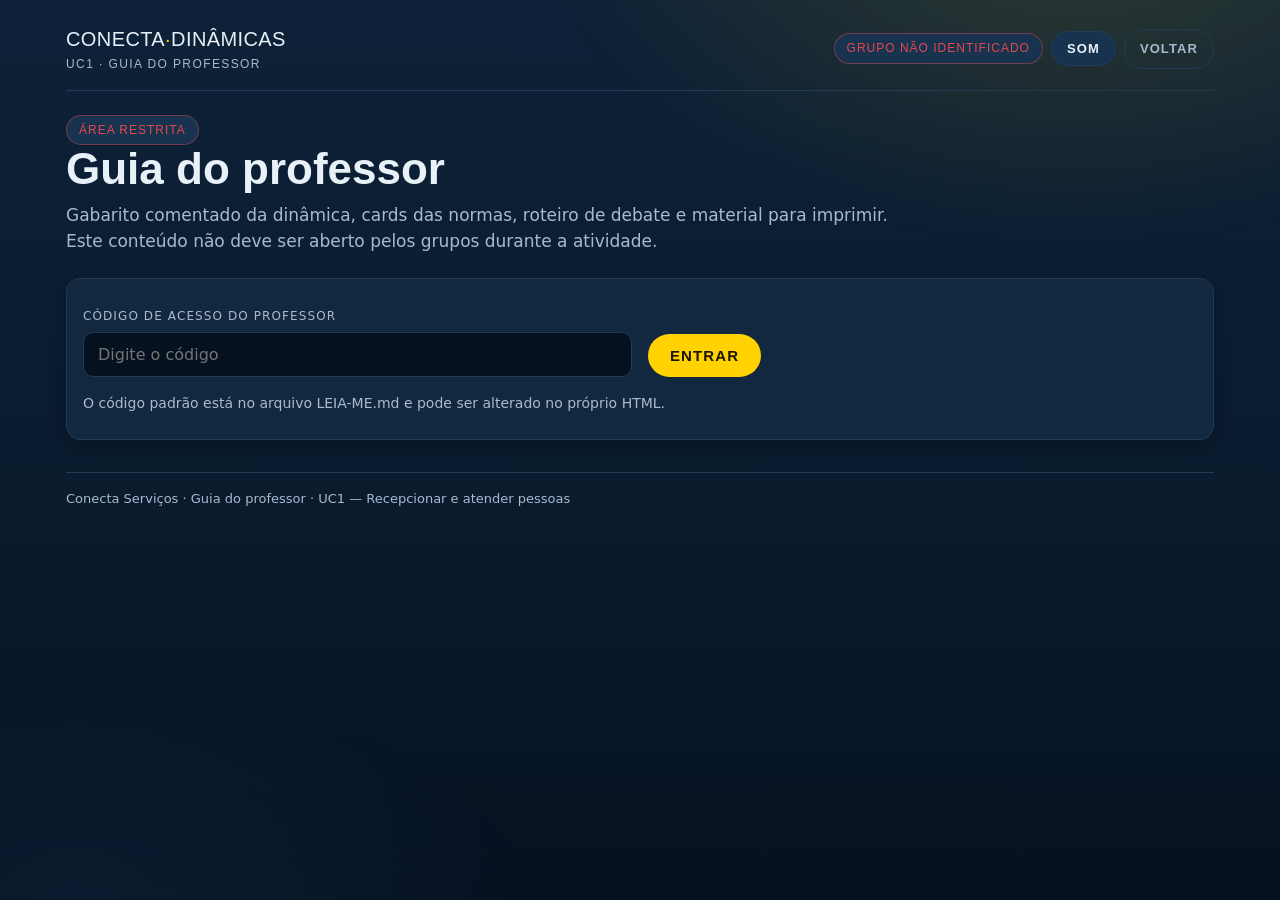
<file: professor.html>
<!DOCTYPE html>
<html lang="pt-BR">
<head>
<meta charset="utf-8">
<meta name="viewport" content="width=device-width, initial-scale=1">
<title>Guia do professor · Dinâmicas da UC1 — Conecta Serviços</title>
<link rel="stylesheet" href="assets/estilo.css">
</head>
<body>
<a class="pular" href="#conteudo">Ir para o conteúdo</a>
<div class="wrap">
  <div id="topo"></div>

  <main id="conteudo">
    <section id="acesso">
      <span class="etiqueta erro">Área restrita</span>
      <h1>Guia do professor</h1>
      <p class="entrada">Gabarito comentado da dinâmica, cards das normas, roteiro de debate e material para imprimir.
      Este conteúdo não deve ser aberto pelos grupos durante a atividade.</p>
      <div class="cartao mt2">
        <label for="senha">Código de acesso do professor</label>
        <div class="campo-duplo">
          <input id="senha" type="password" placeholder="Digite o código">
          <div class="linha" style="align-items:flex-end"><button class="btn" id="btEntrar">Entrar</button></div>
        </div>
        <p class="apoio mt" id="retornoSenha">O código padrão está no arquivo LEIA-ME.md e pode ser alterado no próprio HTML.</p>
      </div>
    </section>

    <section id="guia" class="oculto">
      <span class="etiqueta acao">Uso exclusivo do professor</span>
      <h1>Guia do professor</h1>
      <p class="entrada">Condução, gabarito comentado, normas de apoio e material para imprimir.</p>
      <div class="linha mt2" id="abas">
        <button class="btn pequeno" data-aba="conducao">Condução</button>
        <button class="btn secundario pequeno" data-aba="gabarito1">Gabarito · Dinâmica 1</button>
        <button class="btn secundario pequeno" data-aba="normas">Normas e leis</button>
        <button class="btn secundario pequeno" data-aba="imprimiveis">Imprimíveis</button>
        <button class="btn texto pequeno" id="btSair">Sair</button>
      </div>
      <div id="painel" class="mt"></div>
    </section>
  </main>

  <div class="rodape">Conecta Serviços · Guia do professor · UC1 — Recepcionar e atender pessoas</div>
</div>
<div id="areaImpressao"></div>

<script src="assets/base.js"></script>
<script src="assets/conteudo1.js"></script>
<script>
(function () {
  var D1 = DINAMICA1;
  var SENHA = 'PROF2026';           /* altere aqui se quiser outro código */
  var CHAVE = 'cs_prof_ok';

  Conecta.cabecalho({ contexto:'UC1 · Guia do professor', voltar:'index.html' });

  function nomeCat(id) {
    var c = D1.categorias.filter(function (x) { return x.id === id; })[0];
    return c ? c.nome : (id || '—');
  }
  function correta(opcoes) {
    return (opcoes.filter(function (o) { return o.correta; })[0] || {}).texto || '—';
  }

  /* ---------------- abas ---------------- */
  function abrir(aba) {
    Array.prototype.forEach.call(document.querySelectorAll('[data-aba]'), function (b) {
      b.className = 'btn pequeno' + (b.getAttribute('data-aba') === aba ? '' : ' secundario');
    });
    var p = document.getElementById('painel');
    if (aba === 'conducao') p.innerHTML = telaConducao();
    if (aba === 'gabarito1') p.innerHTML = telaGabarito1();
    if (aba === 'normas') p.innerHTML = telaNormas();
    if (aba === 'imprimiveis') p.innerHTML = telaImprimiveis();
    if (aba === 'imprimiveis') {
      document.getElementById('btImprimir').onclick = function () { imprimir(document.getElementById('folha').innerHTML); };
    }
    window.scrollTo({ top:0, behavior:'smooth' });
  }

  function imprimir(html) {
    var area = document.getElementById('areaImpressao');
    area.innerHTML = html;
    window.print();
  }

  /* ---------------- condução ---------------- */
  function telaConducao() {
    return '<div class="cartao"><h2>Como a dinâmica se encaixa no dia</h2>' +
      '<table><thead><tr><th>Momento</th><th>Atividade</th><th>O que o professor faz</th></tr></thead><tbody>' +
      '<tr><td>08:00–09:20</td><td>Dinâmica 1 — Caça-Falhas e proposta</td>' +
      '<td>Abre a plataforma, garante um aparelho por grupo e circula. Só intervém se o grupo travar na leitura da foto.</td></tr>' +
      '<tr><td>Depois do intervalo</td><td>Debate final e fechamento da UC1</td>' +
      '<td>Conduz a conferência dos 14 pontos com o gabarito, compara as priorizações e fecha os quatro indicadores.</td></tr>' +
      '</tbody></table>' +
      '<p class="apoio mt">A dinâmica é conduzida pelo grupo: a plataforma dá as instruções e o registro. ' +
      'O professor entra no debate e na conferência.</p></div>' +

      '<div class="cartao"><h2>Dinâmica 1 — bloco por bloco</h2>' +
      '<p class="apoio">Os tempos abaixo são referência do professor: eles não aparecem na plataforma dos alunos.</p>' +
      '<table><thead><tr><th>Tempo</th><th>Bloco</th><th>O que observar</th></tr></thead><tbody>' +
      '<tr><td>00:00–00:20</td><td>O desafio da recepção</td><td>Se o grupo entendeu a missão, combinou o rodízio do porta-voz e leu a foto com atenção.</td></tr>' +
      '<tr><td>00:20–00:55</td><td>Diagnóstico da recepção</td><td>Se debate antes de clicar, se cobre os 14 pontos e se percebe que dois pontos já estão corretos.</td></tr>' +
      '<tr><td>00:55–01:35</td><td>Priorização</td><td>Se distingue impacto de urgência e o que a recepção resolve do que depende de outro setor.</td></tr>' +
      '<tr><td>01:35–02:20</td><td>Construção da proposta</td><td>Se o fluxo de fila, triagem e encaminhamento está descrito, e não só citado.</td></tr>' +
      '<tr><td>02:20–03:05</td><td>Proposta de melhorias</td><td>Se as ações escolhidas respondem aos achados e se a justificativa cita norma ou lei.</td></tr>' +
      '<tr><td>03:05–03:40</td><td>Reflexão e questões</td><td>Se as respostas usam o que viram na foto; anote as respostas frágeis para o debate.</td></tr>' +
      '<tr><td>03:40–04:00</td><td>Consolidação</td><td>Relação com os quatro indicadores e relatório do grupo.</td></tr>' +
      '</tbody></table></div>' +

      '<div class="cartao"><h2>Roteiro de debate — perguntas e respostas esperadas</h2>' +
      '<table><thead><tr><th>Pergunta</th><th>Resposta esperada</th><th>Base</th></tr></thead><tbody>' +
      '<tr><td>Qual problema da recepção tem maior chance de virar reclamação registrada?</td>' +
      '<td>Os que ferem direito do consumidor: aviso ilegível, lista de serviços sem prazo e fila sem prioridade demarcada.</td>' +
      '<td>CDC, art. 6º; Lei 10.048/2000</td></tr>' +
      '<tr><td>O que a recepção resolve sozinha?</td>' +
      '<td>Sinalizar, registrar, orientar a equipe e ajustar o que está ao alcance; obra e compra dependem de outro setor.</td>' +
      '<td>Boas práticas de gestão</td></tr>' +
      '<tr><td>Onde a norma aparece dentro do atendimento?</td>' +
      '<td>No extintor atrás das caixas, no emaranhado de cabos sobre o balcão, no cabo cruzando o piso, no aviso ilegível da parede e nas caixas que fecham a entrada.</td>' +
      '<td>NR 23, NR 26, NR 10, NR 8 e NR 11</td></tr>' +
      '<tr><td>Qual decisão do grupo foi mais difícil e por quê?</td>' +
      '<td>Esperado: demandas simultâneas e situações de risco, porque a decisão envolve o cliente presente.</td>' +
      '<td>Boas práticas de atendimento</td></tr>' +
      '<tr><td>Como o grupo mediria se a melhoria funcionou?</td>' +
      '<td>Tempo de espera, número de reclamações, retrabalho por informação errada, adesão à prioridade.</td>' +
      '<td>Indicadores de atendimento</td></tr>' +
      '</tbody></table></div>' +

      '<div class="cartao"><h2>Rubrica de avaliação — seis critérios, de 0 a 2 pontos</h2>' +
      '<table><thead><tr><th>Critério</th><th>0 ponto</th><th>1 ponto</th><th>2 pontos</th></tr></thead><tbody>' +
      '<tr><td>Atendimento e acolhimento</td><td>Não acolhe e não resolve</td><td>Acolhe, mas deixa sem resposta</td><td>Acolhe, informa com base oficial e encaminha</td></tr>' +
      '<tr><td>Comunicação e mediação</td><td>Interrompe e não confirma</td><td>Explica, mas não confirma entendimento</td><td>Escuta, reformula, confirma e medeia conflito</td></tr>' +
      '<tr><td>Registro e encaminhamento</td><td>Não registra</td><td>Registra incompleto</td><td>Registra canal, setor e prazo</td></tr>' +
      '<tr><td>Acessibilidade e prioridade</td><td>Ignora a prioridade legal</td><td>Reconhece, mas não aplica</td><td>Aplica e acompanha até o fim</td></tr>' +
      '<tr><td>Segurança e norma</td><td>Expõe-se ou expõe o cliente ao risco</td><td>Percebe o risco e não age</td><td>Age conforme o procedimento e comunica</td></tr>' +
      '<tr><td>Postura profissional e trabalho em grupo</td><td>Não participa ou desrespeita</td><td>Participa parcialmente</td><td>Participa, ouve e sustenta a decisão do grupo</td></tr>' +
      '</tbody></table>' +
      '<p class="apoio mt">Total possível: 12 pontos. Use a rubrica no debate, junto com o relatório que o grupo gera.</p></div>';
  }

  /* ---------------- gabarito 1 ---------------- */
  /* priorização de referência (não é gabarito absoluto: vale o debate) */
  var PRIO1 = {
    i1:['Alto','Agora','Depende de outro setor'], i2:['Médio','Pode esperar','Depende de outro setor'],
    i3:['Alto','Agora','A recepção resolve'],      i4:['Alto','Agora','A recepção resolve'],
    i5:['Alto','Agora','A recepção resolve'],      i6:['Médio','Agora','A recepção resolve'],
    i7:['Alto','Agora','A recepção resolve'],      i8:['Médio','Pode esperar','Depende de outro setor'],
    i9:['Médio','Agora','A recepção resolve'],     i10:['Médio','Agora','A recepção resolve'],
    i11:['Médio','Pode esperar','A recepção resolve'], i12:['Alto','Agora','A recepção resolve']
  };
  var RESP1 = {
    r1:['Os cabos no piso e a extensão sobrecarregada no balcão: quem passa tropeça e há risco de choque elétrico. Em seguida, o extintor atrás das caixas, porque atrasa o combate a um princípio de incêndio.','NR 10, NR 8 e NR 23'],
    r2:['Não dava para perceber: não havia piso demarcado, placa de prioridade nem orientação de quem passa primeiro.','Lei 10.048/2000'],
    r3:['O direito à informação adequada e clara (art. 6º, III, do CDC): o cliente precisa saber prazo, condição e valor antes de decidir.','CDC, art. 6º, III'],
    r4:['A recepção resolve sinalizar, registrar, organizar o posto e orientar a equipe. Depende de outro setor o que exige obra, compra ou manutenção: trecho rebaixado no balcão, monitor novo e segundo coletor.','LBI, NR 17, NR 24 e boas práticas de gestão'],
    r5:['Uma só melhoria: desobstruir a passagem e o extintor, ou demarcar a fila com faixa prioritária. Medida: tempo de espera, número de reclamações e ocorrências de tropeço.','Indicadores de atendimento']
  };

  function telaGabarito1() {
    var linhas = D1.itens.map(function (p) {
      return '<tr><td><b>' + p.n + '</b> · ' + Conecta.esc(p.nome) + '</td>' +
        '<td>' + (p.adequado ? '<span class="marca-ok">adequado</span>' : '<span class="marca-erro">precisa melhorar</span>') + '</td>' +
        '<td>' + (p.adequado ? Conecta.esc(p.categoriaSugerida ? nomeCat(p.categoriaSugerida) : '—') : Conecta.esc(nomeCat(p.categoria))) + '</td>' +
        '<td>' + (p.adequado ? '—' : Conecta.esc(p.medida)) + '</td>' +
        '<td>' + (p.nr ? Conecta.esc(correta(p.nr.opcoes)) : (p.adequado ? '—' : '<span class="apoio">sem norma neste ponto</span>')) + '</td>' +
        '<td>' + Conecta.esc(p.comentario) + '</td>' +
        '<td>' + Conecta.esc(p.base) + '</td></tr>';
    }).join('');
    var prio = D1.itens.filter(function (p) { return !p.adequado; }).map(function (p) {
      var s = PRIO1[p.id] || [];
      return '<tr><td>' + p.n + ' · ' + Conecta.esc(p.nome) + '</td><td>' + Conecta.esc(s[0] || '—') + '</td>' +
        '<td>' + Conecta.esc(s[1] || '—') + '</td><td>' + Conecta.esc(s[2] || '—') + '</td></tr>';
    }).join('');
    var quest = D1.reflexoes.map(function (r) {
      var s = RESP1[r.id] || ['—','—'];
      return '<tr><td>' + Conecta.esc(r.pergunta) + '</td><td>' + Conecta.esc(s[0]) + '</td><td>' + Conecta.esc(s[1]) + '</td></tr>';
    }).join('');
    return '<div class="cartao"><h2>Gabarito comentado — Dinâmica 1</h2>' +
      '<p class="apoio">' + D1.itens.filter(function (p) { return !p.adequado; }).length + ' pontos precisam melhorar e ' +
      D1.itens.filter(function (p) { return p.adequado; }).length + ' estão adequados. ' +
      'As normas aparecem em ' + D1.itens.filter(function (p) { return p.nr; }).length + ' pontos — não em todos, de propósito. ' +
      'Duas categorias da lista (atendimento e conflitos) não têm ponto correspondente nesta foto: se o grupo escolher uma delas, ' +
      'peça que mostre na imagem onde está o problema.</p>' +
      '<div class="foto mt" style="max-width:760px"><img src="assets/cenario-numerado.jpg" alt="Pontos numerados da recepção da Conecta Serviços"></div>' +
      '<table class="mt"><thead><tr><th>Ponto</th><th>Situação</th><th>Categoria correta</th><th>Medida sugerida</th><th>Norma</th><th>Comentário</th><th>Base</th></tr></thead>' +
      '<tbody>' + linhas + '</tbody></table></div>' +

      '<div class="cartao"><h2>Priorização de referência</h2>' +
      '<p class="apoio">Impacto e urgência dependem do debate: o grupo pode justificar outra escolha. O que não é discutível é ' +
      'que obra, compra e manutenção não são resolvidas apenas pela recepção.</p>' +
      '<table><thead><tr><th>Ponto</th><th>Impacto</th><th>Urgência</th><th>Quem resolve</th></tr></thead><tbody>' + prio + '</tbody></table></div>' +

      '<div class="cartao"><h2>Reflexão final — respostas esperadas</h2>' +
      '<p class="apoio">São as mesmas cinco perguntas que o grupo responde na plataforma, com a leitura de referência para o debate.</p>' +
      '<table><thead><tr><th>Pergunta</th><th>Resposta esperada</th><th>Base</th></tr></thead><tbody>' + quest + '</tbody></table></div>' +

      '<div class="cartao"><h2>Como a plataforma pontua</h2>' +
      '<ul class="apoio">' +
      '<li>Cada ponto da foto vale 100 (decisão adequado/melhorar), mais 70 pela categoria e 70 pela medida.</li>' +
      '<li>Os 5 pontos com norma valem 90 a mais cada um.</li>' +
      '<li>Priorização completa 200 · proposta em quatro frentes 250 · proposta de melhorias 250 · reflexão 300.</li>' +
      '<li>O aluno só vê a pontuação no painel final; durante a atividade não há correção na tela.</li>' +
      '</ul></div>';
  }

  /* ---------------- normas ---------------- */
  function telaNormas() {
    var cards = [
      ['NR 1 — Disposições gerais e gerenciamento de riscos', 'Obriga o empregador a identificar perigos, avaliar riscos e adotar medidas, incluindo os riscos psicossociais relacionados ao trabalho.'],
      ['NR 5 — CIPA', 'Comissão interna de prevenção: acompanha riscos, propõe medidas e registra o mapa de riscos do ambiente.'],
      ['NR 6 — EPI', 'Define quando o equipamento de proteção é obrigatório, quem fornece, quem usa e o que acontece com quem não usa.'],
      ['NR 7 — Saúde ocupacional', 'Programa de controle médico, exames e prontuário: a saúde do trabalhador acompanhada e documentada.'],
      ['NR 8 — Edificações', 'Condições de circulação, vias de passagem, portas e proteção contra quedas no ambiente de trabalho.'],
      ['NR 9 — Riscos ambientais', 'Identificação e avaliação das exposições a agentes químicos, físicos e biológicos, com medidas de controle.'],
      ['NR 10 — Eletricidade', 'Segurança em instalações e serviços com eletricidade: cabos, quadros, manutenção e limites de intervenção.'],
      ['NR 12 — Máquinas e equipamentos', 'Proteções, dispositivos de segurança e proibição de operar equipamento sem proteção ou com defeito.'],
      ['NR 17 — Ergonomia', 'Adaptação do posto de trabalho: mobiliário, tela, postura, pausas e avaliação ergonômica preliminar.'],
      ['NR 23 — Proteção contra incêndios', 'Saídas de emergência, extintores, sinalização, treinamento e procedimento de abandono de área.'],
      ['NR 24 — Condições sanitárias e de conforto', 'Banheiros, vestiários, áreas de espera, água potável e condições de conforto nos locais de trabalho.'],
      ['NR 26 — Sinalização de segurança', 'Sinalização, rotulagem e identificação de produtos químicos, com informação de risco ao usuário.'],
      ['Lei 13.146/2015 — Lei Brasileira de Inclusão', 'Acessibilidade, atendimento adequado e recusa de barreiras: base das condutas de acessibilidade.'],
      ['Lei 10.048/2000 — Atendimento prioritário', 'Prioridade de atendimento a pessoa com deficiência, idoso, gestante, lactante e pessoa com criança de colo.'],
      ['Lei 13.709/2018 — LGPD', 'Tratamento de dados pessoais com finalidade e base legal: explica por que não se entrega documento de terceiro.'],
      ['Lei 8.078/1990 — Código de Defesa do Consumidor', 'Informação clara, prevenção e reparação de danos e regras de cobrança.'],
      ['Lei 12.305/2010 — Resíduos sólidos', 'Prevenção, redução na fonte, coleta seletiva e responsabilidade compartilhada pelo resíduo.'],
      ['CLT art. 428 e Decreto 9.579/2018 — Aprendizagem', 'Contrato de aprendizagem, direitos e deveres do aprendiz e do empregador na formação profissional.']
    ];
    return '<div class="cartao"><h2>Normas e leis de apoio</h2>' +
      '<p class="apoio">Cards para consulta rápida no debate. O texto integral de cada norma é a referência final.</p>' +
      '<div class="grade g2 mt">' + cards.map(function (c) {
        return '<div class="cartao plano"><h3>' + Conecta.esc(c[0]) + '</h3><p class="apoio">' + Conecta.esc(c[1]) + '</p></div>';
      }).join('') + '</div></div>';
  }

  /* ---------------- imprimíveis ---------------- */
  function telaImprimiveis() {
    return '<div class="cartao"><h2>Material para imprimir</h2>' +
      '<p class="apoio">Escolha a folha, imprima a quantidade de cópias e distribua antes de começar a dinâmica. ' +
      'A foto numerada serve para grupos sem aparelho; o caderno de achados reproduz a mesma sequência da plataforma.</p>' +
      '<div class="linha mt">' +
      '<button class="btn secundario pequeno" data-folha="foto">Foto numerada</button>' +
      '<button class="btn secundario pequeno" data-folha="caderno">Caderno de achados</button>' +
      '<button class="btn secundario pequeno" data-folha="rubrica">Rubrica de avaliação</button>' +
      '<button class="btn" id="btImprimir">Imprimir folha escolhida</button>' +
      '</div><div id="folha" class="mt"></div></div>';
  }
  function folha(nome) {
    if (nome === 'foto') {
      return '<h1>Receção da Conecta Serviços — pontos numerados</h1>' +
        '<p>Folha para o grupo que trabalha sem aparelho: cada número corresponde ao mesmo ponto da plataforma.</p>' +
        '<img src="assets/cenario-numerado.jpg" style="width:100%;border:1px solid #666;border-radius:6px">' +
        '<p>14 pontos: 12 precisam melhorar e 2 estão adequados. As normas aparecem em 5 deles.</p>';
    }
    if (nome === 'caderno') {
      var vazias = '<td></td><td></td><td></td><td></td><td></td><td></td><td></td>';
      return '<h1>Caderno de achados — Dinâmica 1</h1>' +
        '<p>Grupo: ______________________  Integrantes: ______________________________________</p>' +
        '<img src="assets/cenario-numerado.jpg" style="width:100%;border:1px solid #666;border-radius:6px">' +
        '<table><thead><tr><th>Ponto</th><th>O que é</th><th>Adequado ou problema</th><th>Categoria</th>' +
        '<th>Medida</th><th>Norma</th><th>Impacto</th><th>Urgência</th><th>Quem resolve</th></tr></thead><tbody>' +
        D1.itens.map(function (p) {
          return '<tr><td><b>' + p.n + '</b></td><td>' + Conecta.esc(p.nome) + '</td>' + vazias + '</tr>';
        }).join('') + '</tbody></table>' +
        '<p>Depois do diagnóstico: priorizem os problemas (impacto, urgência e quem resolve) e escrevam no verso ' +
        'o fluxo de atendimento, a comunicação, a acessibilidade com a segurança e o consumo consciente.</p>';
    }
    return '<h1>Rubrica de avaliação — seis critérios, 0 a 2 pontos</h1>' +
      '<p>Grupo: ______________________  Avaliador: ______________________  Data: __________</p>' +
      '<table><thead><tr><th>Critério</th><th>0</th><th>1</th><th>2</th></tr></thead><tbody>' +
      ['Atendimento e acolhimento','Comunicação e mediação','Registro e encaminhamento','Acessibilidade e prioridade',
       'Segurança e norma','Postura profissional e trabalho em grupo'].map(function (c) {
        return '<tr><td>' + c + '</td><td></td><td></td><td></td></tr>'; }).join('') +
      '</tbody></table><p>Total: ______ / 12   Observações: ______________________________________________</p>';
  }

  /* ---------------- acesso ---------------- */
  function liberar() {
    document.getElementById('acesso').classList.add('oculto');
    document.getElementById('guia').classList.remove('oculto');
    abrir('conducao');
  }
  document.getElementById('btEntrar').onclick = function () {
    if (document.getElementById('senha').value.trim().toUpperCase() === SENHA) {
      sessionStorage.setItem(CHAVE, '1'); liberar();
    } else {
      document.getElementById('retornoSenha').textContent = 'Código incorreto. Confira o código no arquivo LEIA-ME.md.';
      Conecta.som('alerta');
    }
  };
  document.getElementById('senha').addEventListener('keydown', function (e) {
    if (e.key === 'Enter') document.getElementById('btEntrar').click();
  });
  Array.prototype.forEach.call(document.querySelectorAll('[data-aba]'), function (b) {
    b.onclick = function () { abrir(b.getAttribute('data-aba')); };
  });
  document.getElementById('btSair').onclick = function () {
    sessionStorage.removeItem(CHAVE); location.reload();
  };
  if (sessionStorage.getItem(CHAVE) === '1') liberar();

  /* delegação para os botões de folha (recriados a cada aba) */
  document.getElementById('painel').addEventListener('click', function (e) {
    var b = e.target.closest ? e.target.closest('[data-folha]') : null;
    if (!b) return;
    document.getElementById('folha').innerHTML = folha(b.getAttribute('data-folha'));
  });
})();
</script>
</body>
</html>
</file>
<file: assets/estilo.css>
/* ============================================================
   Conecta · Dinâmicas UC1 — folha de estilo única
   Sistema visual: azul-marinho institucional + amarelo de ação.
   Só CSS. Sem dependências externas.
   ============================================================ */

:root{
  /* superfícies */
  --fundo:#0a1b2e;
  --fundo-2:#061120;
  --painel:#12283f;
  --painel-2:#17334f;
  --papel:#ffffff;
  /* texto */
  --texto:#e8f0f8;
  --texto-2:#a9bace;
  /* ação e status */
  --acao:#ffd200;
  --acao-escura:#1a1400;
  --ok:#2fbf71;
  --erro:#e5484d;
  --info:#4c8dd8;
  --alerta:#ff8a3d;
  --roxo:#8b7bf0;
  /* linhas e profundidade */
  --linha:#223c57;
  --linha-fraca:rgba(34,60,87,.5);
  --r1:10px; --r2:14px; --r3:20px;
  --sombra-1:0 6px 16px rgba(2,8,18,.35);
  --sombra-2:0 18px 40px rgba(2,8,18,.5);
  /* tipografia */
  --f-titulo:'Anton','Arial Narrow',Impact,sans-serif;
  --f-rotulo:'Oswald','Arial Narrow',Arial,sans-serif;
  --f-texto:'Inter',system-ui,-apple-system,'Segoe UI',Roboto,Arial,sans-serif;
  /* grade */
  --e1:8px; --e2:16px; --e3:24px; --e4:32px;
  --largura:1180px;
}

*{box-sizing:border-box}
html,body{margin:0;padding:0}
body{
  background:linear-gradient(180deg,#0d2138 0,var(--fundo) 55%,var(--fundo-2) 100%);
  background-attachment:fixed;
  color:var(--texto);
  font-family:var(--f-texto);
  font-size:16px;
  line-height:1.55;
  min-height:100vh;
  -webkit-text-size-adjust:100%;
}
a{color:var(--acao); text-decoration:none}
a:hover{text-decoration:underline}
.wrap{max-width:var(--largura); margin:0 auto; padding:var(--e3) var(--e2) 72px}

/* ---------- cabeçalho ---------- */
.topo{display:flex; flex-wrap:wrap; gap:var(--e2); align-items:center; justify-content:space-between;
  border-bottom:1px solid var(--linha); padding-bottom:var(--e2); margin-bottom:var(--e3)}
.marca{font-family:var(--f-titulo); font-size:20px; letter-spacing:.4px}
.marca span{color:var(--acao)}
.topo .contexto{font-family:var(--f-rotulo); text-transform:uppercase; letter-spacing:1.4px; font-size:12px; color:var(--texto-2)}
.acoes-topo{display:flex; flex-wrap:wrap; gap:var(--e1); align-items:center}

/* ---------- tipografia ---------- */
h1{font-family:var(--f-titulo); font-size:clamp(28px,4vw,44px); line-height:1.1; margin:0 0 var(--e1)}
h2{font-family:var(--f-rotulo); text-transform:uppercase; letter-spacing:1.2px; font-size:16px; color:var(--acao); margin:0 0 var(--e1)}
h3{font-family:var(--f-rotulo); font-size:18px; margin:0 0 6px}
h4{font-family:var(--f-rotulo); font-size:15px; margin:0 0 4px; color:var(--texto-2); text-transform:uppercase; letter-spacing:1px}
p{margin:0 0 var(--e1); color:var(--texto)}
.apoio{color:var(--texto-2); font-size:14px}
.entrada{color:var(--texto-2); max-width:78ch; font-size:17px}
ul,ol{margin:0 0 var(--e1) 0; padding-left:22px}
li{margin-bottom:6px}

/* ---------- cartões ---------- */
.cartao{background:var(--painel); border:1px solid var(--linha); border-radius:var(--r2);
  padding:var(--e2); box-shadow:var(--sombra-1)}
.cartao.plano{box-shadow:none; background:var(--painel-2)}
.cartao.destaque{border-color:var(--acao); box-shadow:var(--sombra-2)}
.cartao + .cartao{margin-top:var(--e2)}
.cartao h2:first-child, .cartao h3:first-child{margin-top:0}
.grade{display:grid; gap:var(--e2)}
.g2{grid-template-columns:repeat(auto-fit,minmax(300px,1fr))}
.g3{grid-template-columns:repeat(auto-fit,minmax(230px,1fr))}
.g4{grid-template-columns:repeat(auto-fit,minmax(180px,1fr))}
.espalha{display:flex; flex-wrap:wrap; gap:var(--e1); align-items:center; justify-content:space-between}
.linha{display:flex; flex-wrap:wrap; gap:var(--e1); align-items:center}

/* ---------- botões ---------- */
.btn{appearance:none; cursor:pointer; border:0; font-family:var(--f-rotulo); text-transform:uppercase;
  letter-spacing:1.1px; font-size:15px; padding:13px 22px; border-radius:999px; font-weight:700;
  background:var(--acao); color:var(--acao-escura); display:inline-flex; align-items:center; gap:8px;
  transition:transform 140ms ease, box-shadow 140ms ease, filter 140ms ease}
.btn:hover{transform:translateY(-1px); box-shadow:0 10px 22px rgba(255,210,0,.22)}
.btn:active{transform:none}
.btn.secundario{background:var(--painel-2); color:var(--texto); border:1px solid var(--linha)}
.btn.secundario:hover{filter:brightness(1.12)}
.btn.texto{background:transparent; color:var(--texto-2); border:1px solid var(--linha)}
.btn.pequeno{padding:9px 15px; font-size:13px}
.btn:disabled{opacity:.45; cursor:not-allowed; transform:none; box-shadow:none}
.btn.bloco{width:100%; justify-content:center}

/* ---------- etiquetas ---------- */
.etiqueta{display:inline-flex; align-items:center; gap:6px; background:var(--painel-2); border:1px solid var(--linha);
  border-radius:999px; padding:5px 12px; font-family:var(--f-rotulo); text-transform:uppercase;
  letter-spacing:1px; font-size:12px; color:var(--texto-2)}
.etiqueta.acao{color:var(--acao); border-color:rgba(255,210,0,.45)}
.etiqueta.ok{color:var(--ok); border-color:rgba(47,191,113,.45)}
.etiqueta.erro{color:var(--erro); border-color:rgba(229,72,77,.45)}
.etiqueta.info{color:var(--info); border-color:rgba(76,141,216,.45)}
.etiqueta.alerta{color:var(--alerta); border-color:rgba(255,138,61,.45)}

/* ---------- indicadores de estado ---------- */
.hud{display:grid; gap:var(--e1); grid-template-columns:repeat(auto-fit,minmax(140px,1fr)); margin:var(--e2) 0}
.hud .caixa{background:var(--fundo-2); border:1px solid var(--linha); border-radius:var(--r1); padding:11px 13px}
.hud .caixa b{display:block; font-family:var(--f-titulo); font-size:26px; line-height:1.15}
.hud .caixa small{color:var(--texto-2); font-size:11px; text-transform:uppercase; letter-spacing:1.2px}
.medidor{height:10px; background:var(--fundo-2); border:1px solid var(--linha); border-radius:999px; overflow:hidden}
.medidor i{display:block; height:100%; width:0%; background:var(--acao); transition:width 500ms ease}
.medidor.ok i{background:var(--ok)} .medidor.erro i{background:var(--erro)}
.medidor.info i{background:var(--info)} .medidor.roxo i{background:var(--roxo)}

/* ---------- blocos da sessão ---------- */
.trilha{display:flex; gap:6px; flex-wrap:wrap; margin-bottom:var(--e2)}
.trilha .passo{flex:1 1 90px; min-width:84px; background:var(--fundo-2); border:1px solid var(--linha);
  border-radius:var(--r1); padding:8px 10px; font-size:12px; color:var(--texto-2); font-family:var(--f-rotulo);
  text-transform:uppercase; letter-spacing:.8px}
.trilha .passo b{display:block; font-size:14px; color:var(--texto); font-family:var(--f-texto); letter-spacing:0; text-transform:none}
.trilha .passo.atual{border-color:var(--acao); color:var(--acao)}
.trilha .passo.feito{border-color:rgba(47,191,113,.5)}
.bloco-cabecalho{display:flex; flex-wrap:wrap; gap:var(--e2); align-items:center; justify-content:space-between;
  background:var(--painel-2); border:1px solid var(--linha); border-radius:var(--r2); padding:14px 18px; margin-bottom:var(--e2)}
.bloco-cabecalho .faixa{font-family:var(--f-rotulo); text-transform:uppercase; letter-spacing:1.2px; font-size:12px; color:var(--texto-2)}
.bloco-cabecalho .titulo{font-family:var(--f-rotulo); font-size:19px}
.relogio{font-family:var(--f-titulo); font-size:26px; letter-spacing:1px}
.relogio.curto{color:var(--alerta)} .relogio.zerado{color:var(--erro)}

/* ---------- tabuleiro ---------- */
.tabuleiro{background:var(--fundo-2); border:1px solid var(--linha); border-radius:var(--r2); padding:10px}
.tabuleiro svg{width:100%; height:auto; display:block; border-radius:var(--r1); touch-action:manipulation}
.ponto{cursor:pointer}
.ponto circle.alvo{fill:transparent}
.ponto circle.marca{fill:var(--acao); stroke:#1a1400; stroke-width:2}
.ponto circle.marca.pulsa{animation:pulsa 2s ease-in-out infinite}
.ponto.feito circle.marca{fill:var(--ok)}
.ponto text{font-family:var(--f-titulo); font-size:15px; fill:#1a1400; text-anchor:middle; pointer-events:none}

/* ---------- folha de decisão (modal) ---------- */
.modal{position:fixed; inset:0; background:rgba(3,9,18,.82); display:none; align-items:center; justify-content:center;
  padding:var(--e2); z-index:90}
.modal.aberto{display:flex}
.modal .folha{background:var(--painel); border:1px solid var(--linha); border-radius:var(--r3); padding:var(--e3);
  width:100%; max-width:680px; max-height:92vh; overflow:auto; box-shadow:var(--sombra-2)}
.opcao{display:block; width:100%; text-align:left; background:var(--fundo-2); border:1px solid var(--linha);
  color:var(--texto); border-radius:var(--r1); padding:13px 16px; margin-bottom:8px; cursor:pointer;
  font-family:var(--f-texto); font-size:16px; transition:border-color 140ms ease, transform 140ms ease}
.opcao:hover{border-color:var(--acao); transform:translateX(2px)}
.opcao.escolhida{border-color:var(--ok); background:rgba(47,191,113,.12)}
.opcao.marcada{border-color:var(--acao); background:rgba(255,210,0,.10)}

/* ---------- formulários ---------- */
label{display:block; font-size:12px; text-transform:uppercase; letter-spacing:1.1px; color:var(--texto-2); margin:12px 0 6px}
input,textarea,select{width:100%; background:var(--fundo-2); border:1px solid var(--linha); color:var(--texto);
  border-radius:var(--r1); padding:12px 14px; font-family:var(--f-texto); font-size:16px}
input:focus,textarea:focus,select:focus{outline:2px solid rgba(255,210,0,.45); border-color:var(--acao)}
textarea{resize:vertical; min-height:92px}
.campo-duplo{display:grid; gap:var(--e2); grid-template-columns:repeat(auto-fit,minmax(240px,1fr))}

/* ---------- tabelas ---------- */
table{width:100%; border-collapse:collapse; font-size:15px}
th,td{padding:10px; border-bottom:1px solid var(--linha-fraca); text-align:left; vertical-align:top}
th{font-family:var(--f-rotulo); text-transform:uppercase; letter-spacing:1px; font-size:12px; color:var(--texto-2)}
tbody tr:hover{background:rgba(255,255,255,.02)}
.marca-ok{color:var(--ok)} .marca-erro{color:var(--erro)}

/* ---------- lista de achados ---------- */
.ficha{background:var(--painel-2); border:1px solid var(--linha); border-left:4px solid var(--acao);
  border-radius:var(--r1); padding:14px 16px; margin-bottom:var(--e1)}
.ficha.ok{border-left-color:var(--ok)}
.ficha.erro{border-left-color:var(--erro)}

/* ---------- tutorial e avisos ---------- */
.tutorial{position:fixed; inset:0; background:rgba(3,9,18,.88); display:none; align-items:center; justify-content:center;
  padding:var(--e2); z-index:100}
.tutorial.aberto{display:flex}
.tutorial .caixa{background:var(--painel); border:1px solid var(--acao); border-radius:var(--r3); padding:var(--e3);
  max-width:640px; width:100%; box-shadow:var(--sombra-2)}
.tutorial .pontos{display:flex; gap:6px; margin:var(--e2) 0 4px}
.tutorial .pontos i{width:8px; height:8px; border-radius:50%; background:var(--linha); display:block}
.tutorial .pontos i.on{background:var(--acao); width:22px; border-radius:999px}
.aviso{position:fixed; left:50%; bottom:22px; transform:translateX(-50%) translateY(16px); opacity:0;
  background:var(--fundo-2); border:1px solid var(--acao); border-radius:999px; padding:12px 20px;
  font-family:var(--f-rotulo); letter-spacing:.5px; z-index:95; max-width:92vw; text-align:center;
  transition:opacity 200ms ease, transform 200ms ease}
.aviso.aberto{opacity:1; transform:translateX(-50%) translateY(0)}

/* ---------- painel de resultado ---------- */
.selos{display:flex; flex-wrap:wrap; gap:8px; margin-top:var(--e1)}
.selo{border:1px solid var(--linha); border-radius:999px; padding:8px 13px; font-size:13px; color:var(--texto-2); background:var(--fundo-2)}
.selo.conquistado{border-color:var(--acao); color:var(--texto)}
.acoes-exportar{display:flex; flex-wrap:wrap; gap:var(--e1); margin-top:var(--e2)}
.observacao{margin-top:var(--e2)}

/* ---------- acessibilidade ---------- */
:focus-visible{outline:2px solid var(--acao); outline-offset:2px}
.pular{position:absolute; left:-9999px}
.pular:focus{left:8px; top:8px; background:var(--acao); color:var(--acao-escura); padding:8px 12px; border-radius:var(--r1); z-index:200}

/* ---------- utilidades ---------- */
.mt{margin-top:var(--e2)} .mt2{margin-top:var(--e3)}
.centro{text-align:center}
.oculto{display:none !important}
.fino{font-weight:400}
.codigo{font-family:ui-monospace,SFMono-Regular,Menlo,Consolas,monospace; background:var(--fundo-2);
  border:1px solid var(--linha); border-radius:8px; padding:3px 8px; font-size:14px; word-break:break-all}
.rodape{margin-top:var(--e4); padding-top:var(--e2); border-top:1px solid var(--linha); color:var(--texto-2); font-size:13px}

/* ---------- animações ---------- */
@keyframes pulsa{0%,100%{r:16; opacity:1} 50%{r:19; opacity:.85}}
@keyframes entra{from{opacity:0; transform:translateY(10px)} to{opacity:1; transform:none}}
@keyframes treme{0%,100%{transform:translateX(0)} 25%{transform:translateX(-5px)} 75%{transform:translateX(5px)}}
.entra{animation:entra 260ms ease both}
.treme{animation:treme 260ms ease}
.confete{position:fixed; top:-14px; width:9px; height:14px; border-radius:2px; z-index:96; pointer-events:none;
  animation:cai 2200ms linear forwards}
@keyframes cai{to{transform:translateY(104vh) rotate(520deg)}}
@media (prefers-reduced-motion:reduce){
  *{animation-duration:.01ms !important; transition-duration:.01ms !important}
}

/* ---------- impressão ---------- */
#areaImpressao{display:none}
@media print{
  body{background:#fff; color:#111}
  .wrap,.topo,.acoes-topo,.modal,.tutorial,.aviso,.confete,.btn{display:none !important}
  #areaImpressao{display:block; padding:0}
  #areaImpressao h1,#areaImpressao h2,#areaImpressao h3{color:#111}
  #areaImpressao table{font-size:12px}
  #areaImpressao th,#areaImpressao td{border-bottom:1px solid #999}
  #areaImpressao .etiqueta{border:1px solid #666; color:#111}
}

/* ============================================================
   Variedade de cor por bloco e tabuleiro sobre foto real
   ============================================================ */

/* paleta de apoio, uma cor por bloco */
[data-cor="amarelo"]{--cor:#ffd200; --cor-fraca:rgba(255,210,0,.14)}
[data-cor="ciano"]{--cor:#3ad3e6; --cor-fraca:rgba(58,211,230,.15)}
[data-cor="verde"]{--cor:#3ddc84; --cor-fraca:rgba(61,220,132,.15)}
[data-cor="laranja"]{--cor:#ff9147; --cor-fraca:rgba(255,145,71,.16)}
[data-cor="rosa"]{--cor:#f7669f; --cor-fraca:rgba(247,102,159,.15)}
[data-cor="roxo"]{--cor:#9d8cff; --cor-fraca:rgba(157,140,255,.16)}
[data-cor="azul"]{--cor:#5fa8f5; --cor-fraca:rgba(95,168,245,.16)}

/* ambiente muda de cor conforme o bloco (jogo, não slide) */
body{--brilho:rgba(255,210,0,.14); --brilho-2:rgba(76,141,216,.10)}
body[data-cor="amarelo"]{--brilho:rgba(255,210,0,.15); --brilho-2:rgba(255,145,71,.10)}
body[data-cor="ciano"]{--brilho:rgba(58,211,230,.16); --brilho-2:rgba(61,220,132,.10)}
body[data-cor="verde"]{--brilho:rgba(61,220,132,.16); --brilho-2:rgba(58,211,230,.10)}
body[data-cor="laranja"]{--brilho:rgba(255,145,71,.18); --brilho-2:rgba(247,102,159,.10)}
body[data-cor="rosa"]{--brilho:rgba(247,102,159,.16); --brilho-2:rgba(157,140,255,.10)}
body[data-cor="roxo"]{--brilho:rgba(157,140,255,.18); --brilho-2:rgba(95,168,245,.10)}
body[data-cor="azul"]{--brilho:rgba(95,168,245,.18); --brilho-2:rgba(58,211,230,.10)}
body::after{content:""; position:fixed; inset:0; pointer-events:none; z-index:0;
  background:radial-gradient(760px 460px at 84% -8%, var(--brilho), transparent 70%),
             radial-gradient(680px 420px at 6% 108%, var(--brilho-2), transparent 72%);
  transition:background 500ms ease}
.wrap{position:relative; z-index:1}

/* trilha com cor por bloco */
.trilha .passo[data-cor]{border-color:var(--linha)}
.trilha .passo.atual{border-color:var(--cor,var(--acao)); background:var(--cor-fraca,rgba(255,210,0,.14)); color:var(--cor,var(--acao))}
.trilha .passo.feito{border-color:rgba(61,220,132,.5); color:var(--texto-2)}
.trilha .passo.feito::after{content:" ✓"; color:#3ddc84}

/* cabeçalho do bloco com faixa colorida */
.bloco-cabecalho{position:relative; overflow:hidden; align-items:center}
.bloco-cabecalho[data-cor]{background:linear-gradient(115deg, var(--cor-fraca,rgba(255,210,0,.14)), var(--painel-2) 58%)}
.bloco-cabecalho[data-cor]::before{content:""; position:absolute; left:0; top:0; bottom:0; width:6px; background:var(--cor,var(--acao))}
.bloco-cabecalho[data-cor] .faixa{color:var(--cor,var(--acao))}
.bloco-cabecalho[data-cor] .titulo{color:#fff; font-size:21px}
.marca-bloco{width:52px; height:52px; border-radius:16px; display:flex; align-items:center; justify-content:center;
  font-family:var(--f-titulo); font-size:26px; color:#08131f; background:var(--cor,var(--acao));
  box-shadow:0 10px 22px rgba(2,8,18,.45)}

/* tabuleiro sobre foto real */
.foto{position:relative; border:1px solid var(--linha); border-radius:var(--r2); overflow:hidden;
  background:#05070a; box-shadow:var(--sombra-2)}
.foto > img{display:block; width:100%; height:auto}
.foto .pino{position:absolute; transform:translate(-50%,-50%); width:40px; height:40px; border-radius:50%;
  background:var(--acao); color:#191300; border:2px solid rgba(4,10,18,.85); cursor:pointer;
  font-family:var(--f-titulo); font-size:17px; display:flex; align-items:center; justify-content:center;
  box-shadow:0 6px 14px rgba(0,0,0,.55); transition:transform 140ms ease, background 220ms ease, color 220ms ease}
.foto .pino:hover{transform:translate(-50%,-50%) scale(1.1)}
.foto .pino:focus-visible{outline:3px solid #fff; outline-offset:2px}
.foto .pino.ok{background:#3ddc84; color:#04220f}
.foto .pino.erro{background:#ff666b; color:#20060a}
.foto .pino.pulsa{animation:pinoPulsa 2.4s ease-in-out infinite}
@keyframes pinoPulsa{0%,100%{box-shadow:0 0 0 0 rgba(255,210,0,.6)} 55%{box-shadow:0 0 0 14px rgba(255,210,0,0)}}
.foto .legenda{position:absolute; left:10px; bottom:10px; right:10px; display:flex; flex-wrap:wrap; gap:8px;
  align-items:center; justify-content:space-between; background:rgba(3,9,18,.72); border:1px solid var(--linha);
  border-radius:var(--r1); padding:8px 12px; font-size:13px; color:var(--texto-2)}
.foto .legenda b{color:#fff}
.foto-mini{border-radius:var(--r1); overflow:hidden; border:1px solid var(--linha)}
.foto-mini img{display:block; width:100%; height:auto}

/* caixas de seleção do formulário */
.marcador{display:flex; gap:10px; align-items:flex-start; background:var(--fundo-2); border:1px solid var(--linha);
  border-radius:var(--r1); padding:11px 13px; margin-bottom:8px; cursor:pointer; transition:border-color 140ms ease}
.marcador:hover{border-color:var(--cor,var(--acao))}
.marcador.on{border-color:var(--cor,var(--acao)); background:var(--cor-fraca,rgba(255,210,0,.12))}
.marcador input{width:20px; height:20px; margin:2px 0 0; accent-color:var(--cor,var(--acao)); flex:0 0 auto}
.marcador small{display:block; color:var(--texto-2)}

/* apoio conceitual */
.dica{border-left:4px solid var(--cor,var(--acao)); background:var(--fundo-2); border-radius:var(--r1);
  padding:12px 14px; margin-top:10px}
.dica h4{margin:0 0 4px; color:var(--cor,var(--acao))}

.campo-triplo{display:grid; gap:var(--e2); grid-template-columns:repeat(auto-fit,minmax(170px,1fr))}
.foto .pino.feito{background:#2b4c6e; color:#eaf3ff; border-color:#0b1a28}
.foto .pino.feito::after{content:"✓"; position:absolute; right:-5px; top:-5px; width:17px; height:17px; border-radius:50%;
  background:#3ddc84; color:#04220f; font-family:var(--f-texto); font-size:11px; display:flex; align-items:center; justify-content:center}
.etiqueta[data-cor]{color:var(--cor,var(--acao)); border-color:var(--cor,var(--acao))}
h2[data-cor], .dica[data-cor] h4{color:var(--cor,var(--acao))}

/* ============================================================
   Abertura da dinâmica (página única)
   ============================================================ */
.capa-bloco{position:relative; overflow:hidden; padding:26px 24px; border-radius:var(--r3);
  border:1px solid var(--linha); background:linear-gradient(150deg,#123050 0%,#0d2439 55%,#0a1b2e 100%)}
.capa-bloco:before{content:''; position:absolute; right:-60px; bottom:-90px; width:340px; height:340px;
  background:radial-gradient(circle, rgba(255,210,0,.18), transparent 65%); pointer-events:none}
.capa-bloco h1{font-size:clamp(28px,5vw,44px)}
.btn.grande{font-size:18px; padding:15px 26px}

/* ============================================================
   Celular: uma coluna, alvos grandes, sem rolagem lateral
   ============================================================ */
@media (max-width:720px){
  .wrap{padding:14px}
  h1{font-size:26px}
  h2{font-size:20px}
  h3{font-size:17px}
  .entrada{font-size:16px}
  .cartao{padding:16px}
  .capa-bloco{padding:20px 16px}
  .btn{padding:14px 18px; font-size:16px}
  .capa-bloco .btn, .linha>.btn{width:100%}
  .hud{grid-template-columns:repeat(2,1fr)}
  .trilha .passo{flex:1 1 45%; min-width:0}
  .bloco-cabecalho>.marca-bloco{display:none}
  .foto .pino{width:32px; height:32px; line-height:32px; font-size:14px}
  table{font-size:14px}
}
</file>
